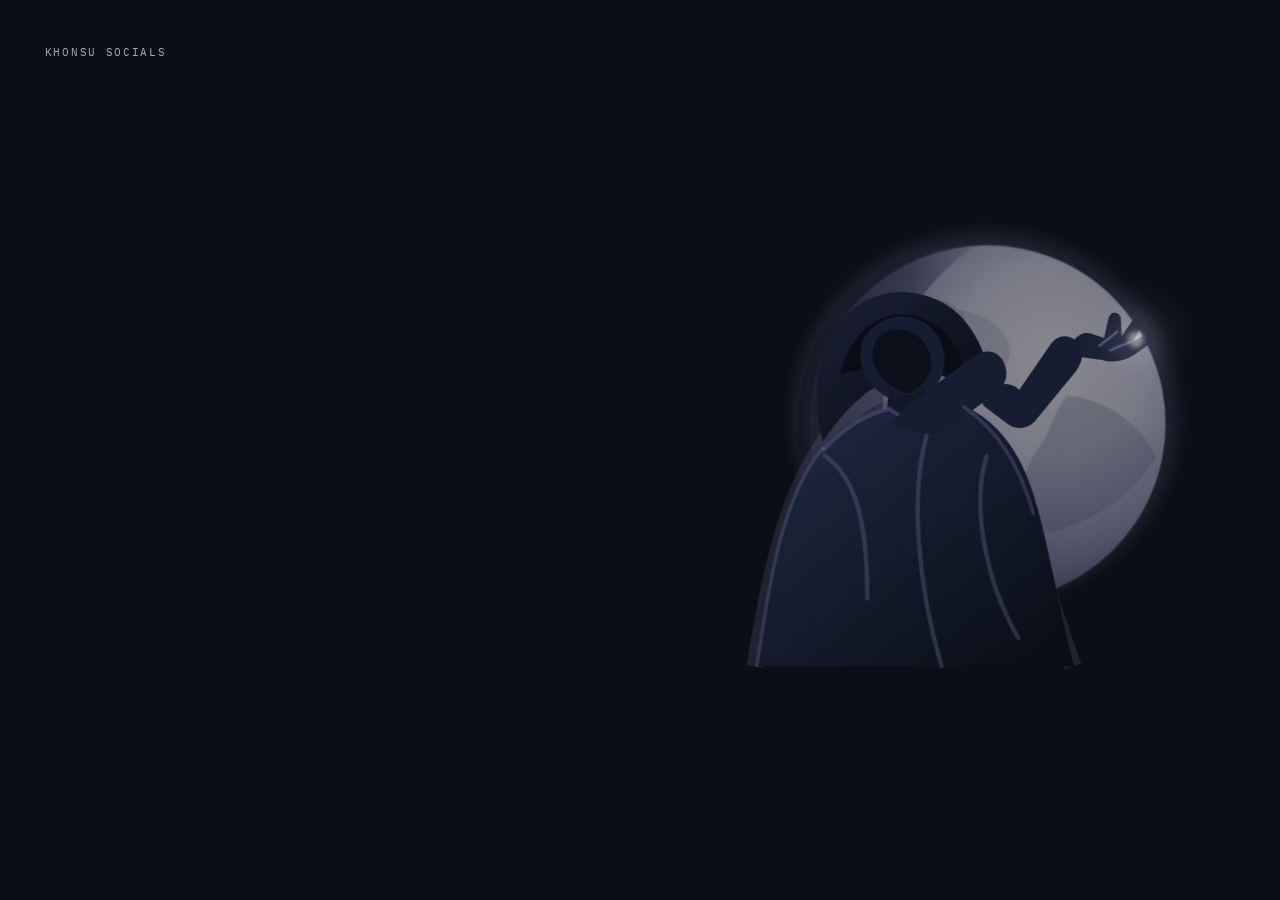
<file: index.html>
<!DOCTYPE html>
<html lang="id">
<head>
  <meta charset="utf-8">
  <meta name="viewport" content="width=device-width, initial-scale=1">
  <meta name="theme-color" content="#0b0e16">
  <meta name="description" content="Khonsu Socials sedang menjalani pemeliharaan singkat. Status order dan kontak tetap tersedia.">
  <title>Maintenance | Khonsu Socials</title>
  <link rel="preconnect" href="https://fonts.googleapis.com">
  <link rel="preconnect" href="https://fonts.gstatic.com" crossorigin>
  <link rel="stylesheet" href="./assets/css/main.css">
  <link rel="stylesheet" href="./assets/css/maintenance.css?v=4">
</head>
<body class="maintenance-page" data-scene="complete">
  <a class="maintenance-skip" href="#maintenance-main">Lewati animasi ke informasi maintenance</a>
  <main class="maintenance" id="maintenance-main">
    <p class="maintenance__brand">KHONSU SOCIALS</p>
    <section class="maintenance__scene" aria-labelledby="maintenance-title">
      <div class="maintenance__art" aria-hidden="true">
        <svg class="maintenance__svg" viewBox="0 0 1000 700" role="presentation">
          <defs>
            <radialGradient id="moon-base" cx="68%" cy="32%" r="72%"><stop offset="0" stop-color="#fffdf7"></stop><stop offset="0.38" stop-color="#d9dbe7"></stop><stop offset="0.74" stop-color="#858da9"></stop><stop offset="1" stop-color="#444d69"></stop></radialGradient>
            <linearGradient id="moon-shadow" x1="0" x2="1" y1="0" y2="0"><stop offset="0" stop-color="#0b0e16" stop-opacity="0.94"></stop><stop offset="0.64" stop-color="#172038" stop-opacity="0.7"></stop><stop offset="1" stop-color="#4e5271" stop-opacity="0.28"></stop></linearGradient>
            <linearGradient id="moon-rim" x1="0" x2="1"><stop offset="0" stop-color="#7c84a0" stop-opacity="0"></stop><stop offset="0.54" stop-color="#eef0f7" stop-opacity="0.96"></stop><stop offset="1" stop-color="#a89cd9" stop-opacity="0.45"></stop></linearGradient>
            <linearGradient id="veil-fill" x1="0" x2="1" y1="0" y2="1"><stop offset="0" stop-color="#1b2136"></stop><stop offset="0.48" stop-color="#111625"></stop><stop offset="1" stop-color="#070a11"></stop></linearGradient>
            <linearGradient id="cloak-fill" x1="0" x2="1" y1="0" y2="1"><stop offset="0" stop-color="#222a45"></stop><stop offset="0.6" stop-color="#111827"></stop><stop offset="1" stop-color="#090c15"></stop></linearGradient>
            <radialGradient id="fingertip-light" cx="50%" cy="50%" r="50%"><stop offset="0" stop-color="#fffef9"></stop><stop offset="0.25" stop-color="#eee9ff" stop-opacity="0.96"></stop><stop offset="0.6" stop-color="#a89cd9" stop-opacity="0.36"></stop><stop offset="1" stop-color="#a89cd9" stop-opacity="0"></stop></radialGradient>
            <filter id="soft-light" x="-100%" y="-100%" width="300%" height="300%"><feGaussianBlur stdDeviation="12"></feGaussianBlur></filter>
            <filter id="fine-glow" x="-100%" y="-100%" width="300%" height="300%"><feGaussianBlur stdDeviation="3"></feGaussianBlur></filter>
            <clipPath id="moon-clip"><circle cx="690" cy="320" r="210"></circle></clipPath>
          </defs>
          <g class="scene-air"><ellipse class="air-spill" cx="688" cy="312" rx="287" ry="275"></ellipse><path class="light-thread" d="M704 136 C738 182 770 226 794 279 C810 316 808 352 792 394"></path></g>
          <g class="lunar-disc">
            <circle class="moon-base" cx="690" cy="320" r="210"></circle>
            <g class="moon-surface" clip-path="url(#moon-clip)">
              <path d="M523 242c32-41 88-66 144-54 41 9 65 45 39 69-27 25-96 22-133 59-29 28-34 65-56 73-24-47-21-103 6-147Z"></path><path d="M697 123c55 6 112 38 145 84-45-14-82-1-103 28-16 23-38 33-70 22-17-36-6-105 28-134Z"></path><path d="M784 287c40 3 84 29 105 72-27 46-75 78-128 90-35-26-34-72-10-101 12-15 15-38 33-61Z"></path><path d="M608 411c39-31 95-24 125 7 20 21 19 52-12 69-53 30-124 6-154-32 5-17 21-30 41-44Z"></path><path d="M598 187c16-17 45-16 58 0 15 19-1 40-27 42-29 3-48-23-31-42Z"></path><path d="M720 211c13-12 34-9 42 7 8 17-7 33-26 31-19-2-29-25-16-38Z"></path><path d="M756 353c20-13 48-2 50 18 1 21-25 33-44 21-16-10-21-29-6-39Z"></path><path d="M640 339c15-10 36-2 39 14 3 17-17 29-32 21-14-7-19-25-7-35Z"></path><path d="M683 463c15-8 33 1 33 15 0 16-21 24-34 13-10-9-9-22 1-28Z"></path>
            </g>
            <path class="moon-terminator" d="M690 110A210 210 0 0 0 690 530C612 476 580 404 580 320C580 236 612 164 690 110Z"></path><circle class="moon-rim" cx="690" cy="320" r="210"></circle>
          </g>
          <g class="zazouim" data-zazouim>
            <path class="cloak-rim" d="M427 595C448 468 472 350 552 295C615 252 689 301 721 390C741 448 758 518 787 595"></path><path class="veil" d="M504 340C489 293 495 231 535 193C569 161 630 165 663 202C682 224 692 252 694 281C657 260 624 254 584 269C551 281 529 304 504 340Z"></path><path class="veil-shadow" d="M523 264C538 208 578 187 616 201C650 214 667 247 666 279C628 254 569 251 523 264Z"></path><path class="head" d="M548 228C559 204 586 192 611 202C634 211 646 235 640 260C633 286 609 302 585 294C558 285 540 256 548 228Z"></path><path class="face-plane" d="M572 218C592 207 616 217 624 239C631 259 619 279 600 286C580 281 562 264 560 244C559 234 564 224 572 218Z"></path><path class="neck" d="M579 279C587 289 606 292 618 280L627 319L574 322Z"></path><path class="cloak" d="M428 595C439 511 455 405 502 349C523 324 548 307 579 302C605 323 638 323 664 300C702 317 728 354 742 400C758 450 769 521 788 595H428Z"></path><path class="cloak-fold" d="M505 356C539 379 554 425 554 518M621 334C603 398 610 499 638 595M689 357C672 412 687 497 725 563"></path><path class="shoulder-light" d="M505 349C530 322 552 310 579 303C603 323 637 322 663 301"></path>
            <g class="arm arm--upper" data-arm-upper><path class="upper-arm" d="M584 317C599 300 617 286 633 275L674 244C689 234 703 238 709 252C715 266 710 279 696 288L646 325C633 334 617 333 606 328C594 323 578 324 584 317Z"></path><g class="arm arm--forearm" data-arm-forearm><path class="forearm" d="M692 286C701 273 716 272 726 282L761 231C769 219 783 218 792 228C800 238 798 251 790 261L745 316C736 327 721 328 711 319L687 301C682 297 685 291 692 286Z"></path><path class="hand" d="M782 238C786 224 796 215 807 218L822 223L827 201C829 193 838 192 841 200L842 221L853 205C858 198 866 202 864 210L855 227L870 219C877 216 882 223 876 228L858 241C847 249 833 252 820 248L790 244C784 243 781 242 782 238Z"></path><path class="fingertip-line" d="M817 232L837 216M829 237L851 228"></path></g></g>
            <path class="body-rim" d="M429 594C442 506 457 401 504 348M663 301C704 329 727 370 742 422"></path>
          </g>
          <g class="ignition"><circle class="light-core" cx="858" cy="225" r="9"></circle><circle class="light-bloom" cx="858" cy="225" r="74"></circle><path class="light-path" d="M858 225C818 205 771 173 704 136"></path></g>
        </svg>
      </div>
      <div class="maintenance__copy">
        <h1 id="maintenance-title">El Amun Family sedang maintenance web.</h1>
        <nav class="maintenance__actions" aria-label="Akses selama maintenance">
          <a class="maintenance__action" href="./pages/status.html">Cek Status Order</a>
          <a class="maintenance__action" href="https://wa.me/6281314604337" target="_blank" rel="noopener noreferrer">WhatsApp</a>
          <a class="maintenance__action maintenance__action--instagram" href="https://www.instagram.com/khonsu_elamun/" target="_blank" rel="noopener noreferrer">Instagram @khonsu_elamun</a>
        </nav>
      </div>
    </section>
    <p class="maintenance__signature">zazouim el amun</p>
  </main>
  <script src="./assets/js/maintenance.js?v=4" defer></script>
</body>
</html>
</file>
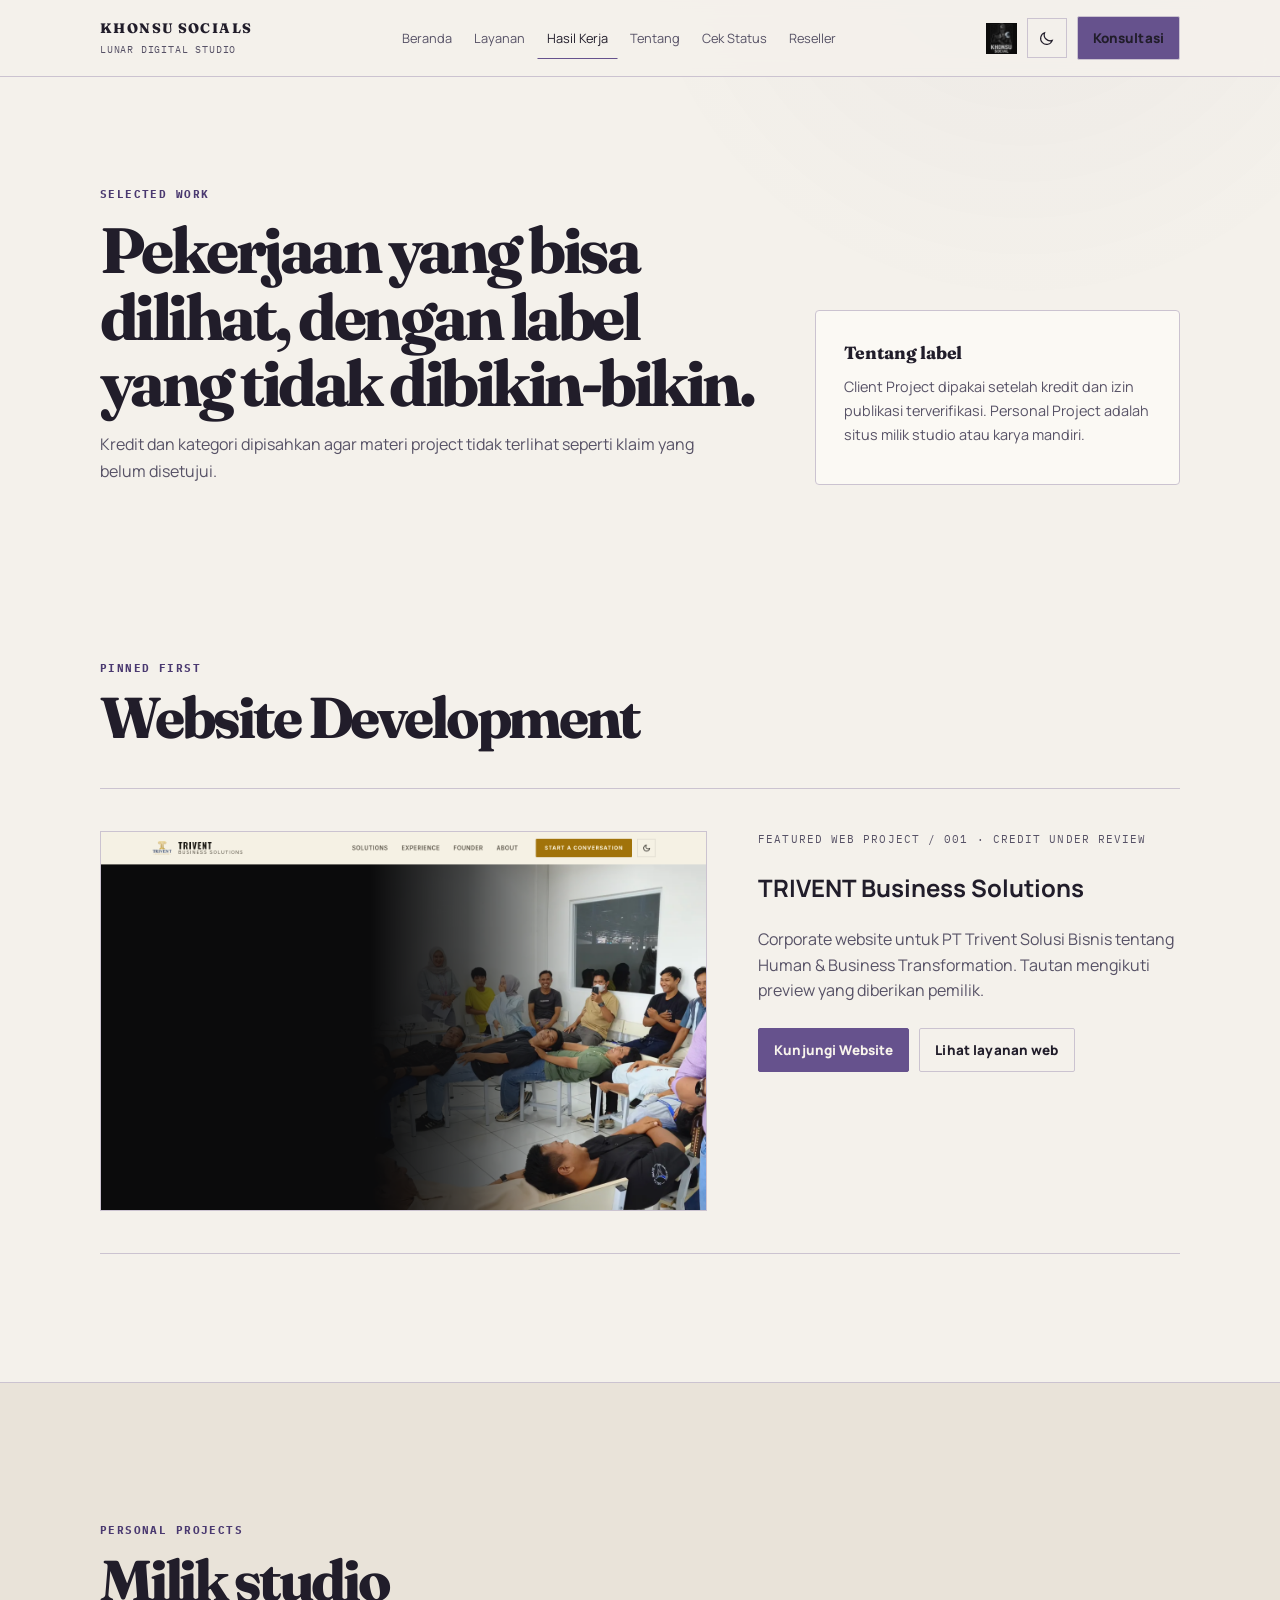
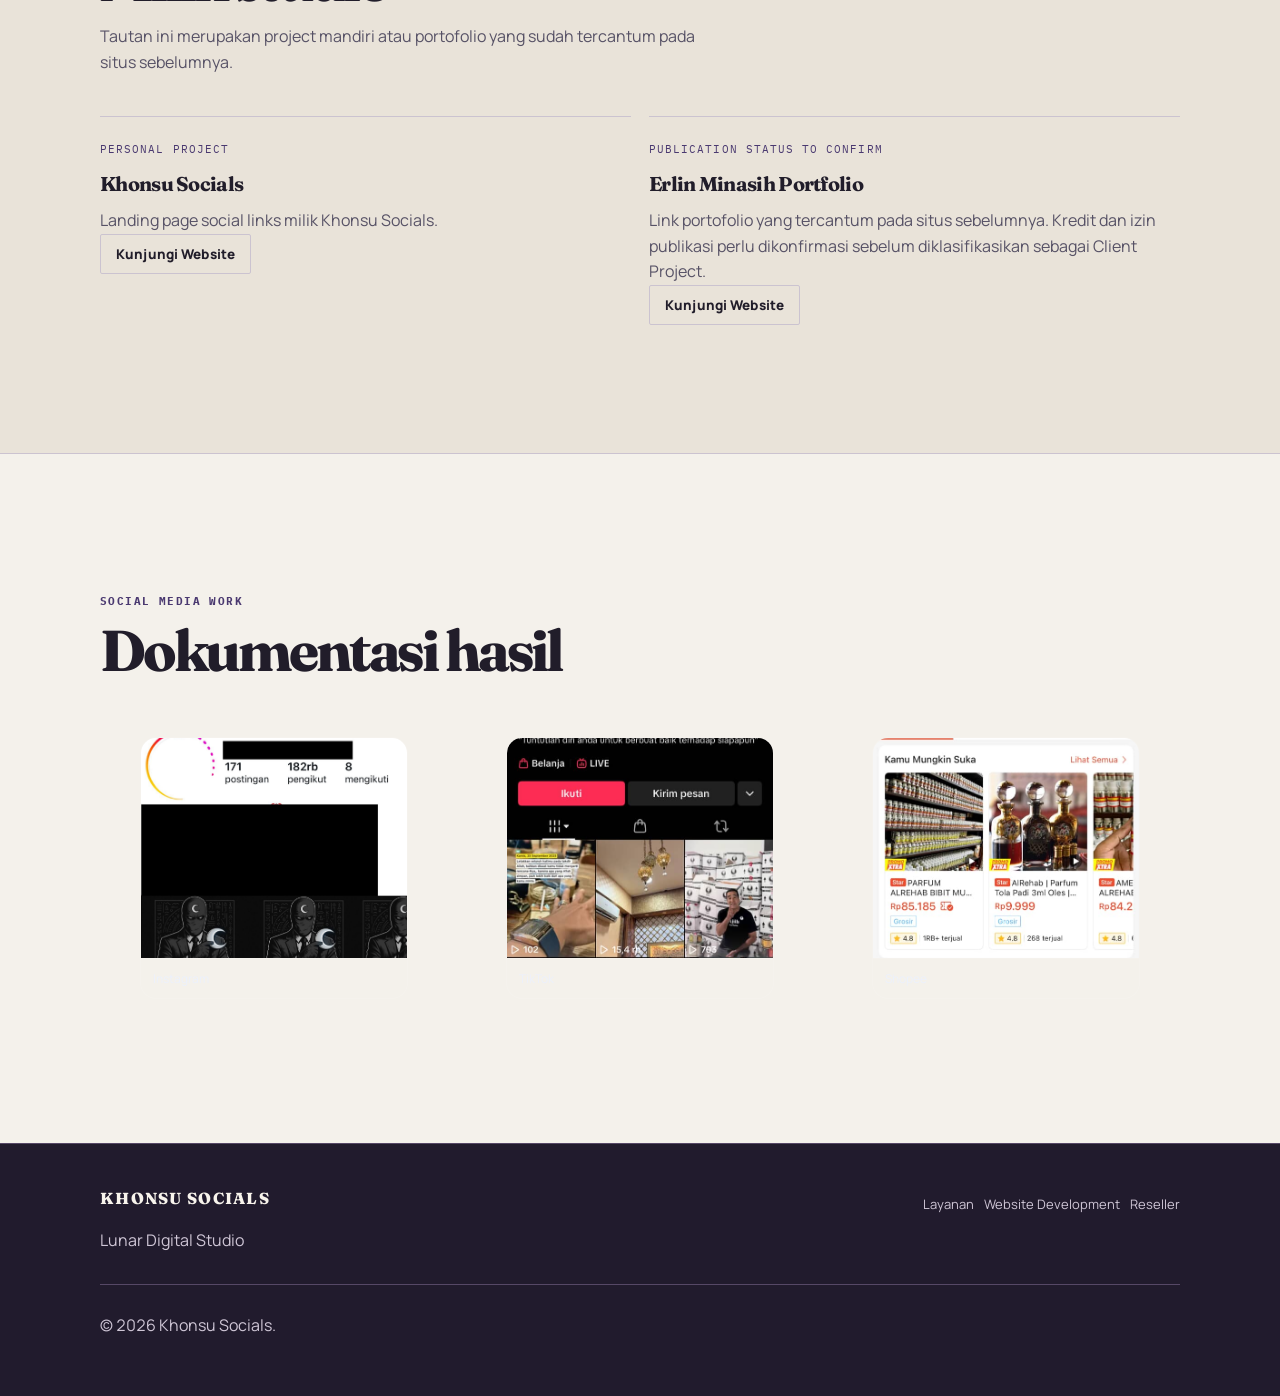
<file: pages/hasil-kerja.html>
<!DOCTYPE html>
<html lang="id">
<head>
  <meta charset="utf-8">
  <meta name="viewport" content="width=device-width, initial-scale=1">
  <script>try{var t=localStorage.getItem("lunar-theme");document.documentElement.dataset.theme=t==="light"||t==="dark"?t:matchMedia("(prefers-color-scheme: light)").matches?"light":"dark";}catch(_){document.documentElement.dataset.theme="dark";}</script>
  <meta name="description" content="Hasil kerja Khonsu Socials, dipisahkan antara project yang membutuhkan verifikasi kredit dan personal project milik studio.">
  <meta name="theme-color" content="#0b0e16">
  <title>Hasil Kerja | Khonsu Socials</title>
  <link rel="stylesheet" href="../assets/css/main.css">
  <link rel="stylesheet" href="../assets/css/lunar.css?v=5">
</head>
<body class="theme--dark">
  <a class="skip-link" href="#main">Lewati ke konten</a>
  <header class="site-header"><div class="container"><nav class="nav" aria-label="Navigasi utama"><div class="nav__left"><a class="brand" href="../index.html"><span class="brand__name">Khonsu Socials</span><span class="brand__tag">Lunar Digital Studio</span></a></div><div class="nav__center"></div><div class="nav__right"><img class="nav__logo" src="../assets/images/brand/logo.png" alt="Logo Khonsu Socials"></div></nav></div></header>
  <main id="main">
    <section class="section section--page-hero"><div class="container"><div class="page-hero"><div><p class="eyebrow">Selected work</p><h1 class="page-hero__title">Pekerjaan yang bisa dilihat, dengan label yang tidak dibikin-bikin.</h1><p class="page-hero__subtitle">Kredit dan kategori dipisahkan agar materi project tidak terlihat seperti klaim yang belum disetujui.</p></div><aside class="notice"><h2 class="notice__title">Tentang label</h2><p class="notice__text">Client Project dipakai setelah kredit dan izin publikasi terverifikasi. Personal Project adalah situs milik studio atau karya mandiri.</p></aside></div></div></section>
    <section class="section"><div class="container"><div class="section-head"><p class="eyebrow">Pinned first</p><h2 class="section-title">Website Development</h2></div><article class="featured-work"><figure class="featured-work__media"><img src="../assets/images/portfolio/trivent/trivent-desktop.png" width="1440" height="900" loading="eager" decoding="async" alt="Tampilan desktop situs TRIVENT Business Solutions"></figure><div><p class="featured-work__meta">Featured web project / 001 · Credit under review</p><h2>TRIVENT Business Solutions</h2><p>Corporate website untuk PT Trivent Solusi Bisnis tentang Human &amp; Business Transformation. Tautan mengikuti preview yang diberikan pemilik.</p><div class="featured-work__actions"><a class="btn btn--primary" href="https://trivent-web-alpha.vercel.app/" target="_blank" rel="noopener noreferrer">Kunjungi Website</a><a class="btn btn--outline" href="website-development.html">Lihat layanan web</a></div></div></article></div></section>
    <section class="section section--alt"><div class="container"><div class="section-head"><p class="eyebrow">Personal projects</p><h2 class="section-title">Milik studio</h2><p class="section-desc">Tautan ini merupakan project mandiri atau portofolio yang sudah tercantum pada situs sebelumnya.</p></div><div class="project-grid"><article class="project-card"><span class="project-card__label">Personal Project</span><h3>Khonsu Socials</h3><p>Landing page social links milik Khonsu Socials.</p><p><a class="btn btn--outline btn--sm" href="https://khonsu-socials.vercel.app/" target="_blank" rel="noopener noreferrer">Kunjungi Website</a></p></article><article class="project-card"><span class="project-card__label">Publication status to confirm</span><h3>Erlin Minasih Portfolio</h3><p>Link portofolio yang tercantum pada situs sebelumnya. Kredit dan izin publikasi perlu dikonfirmasi sebelum diklasifikasikan sebagai Client Project.</p><p><a class="btn btn--outline btn--sm" href="https://erlin-minasih-portfolio.vercel.app" target="_blank" rel="noopener noreferrer">Kunjungi Website</a></p></article></div></div></section>
    <section class="section"><div class="container"><div class="section-head"><p class="eyebrow">Social media work</p><h2 class="section-title">Dokumentasi hasil</h2></div><div class="grid grid--3"><figure class="thumb"><img src="../assets/images/portfolio/instagram/ig-01.jpg" loading="lazy" decoding="async" alt="Dokumentasi portofolio Instagram"><figcaption class="thumb__cap">Instagram</figcaption></figure><figure class="thumb"><img src="../assets/images/portfolio/tiktok/tt-01.jpg" loading="lazy" decoding="async" alt="Dokumentasi portofolio TikTok"><figcaption class="thumb__cap">TikTok</figcaption></figure><figure class="thumb"><img src="../assets/images/portfolio/shopee/sh-01.jpg" loading="lazy" decoding="async" alt="Dokumentasi portofolio Shopee"><figcaption class="thumb__cap">Shopee</figcaption></figure></div></div></section>
  </main>
  <footer class="site-footer"><div class="container"><div class="footer"><div><p class="footer__brand">Khonsu Socials</p><p class="muted">Lunar Digital Studio</p></div><div class="footer__right"><a class="footer__link" href="layanan.html">Layanan</a><a class="footer__link" href="website-development.html">Website Development</a><a class="footer__link" href="reseller.html">Reseller</a></div></div><div class="footer__bottom"><p class="muted">&copy; <span id="year"></span> Khonsu Socials.</p></div></div></footer>
  <script src="../assets/js/main.js?v=5" defer></script>
</body>
</html>
</file>
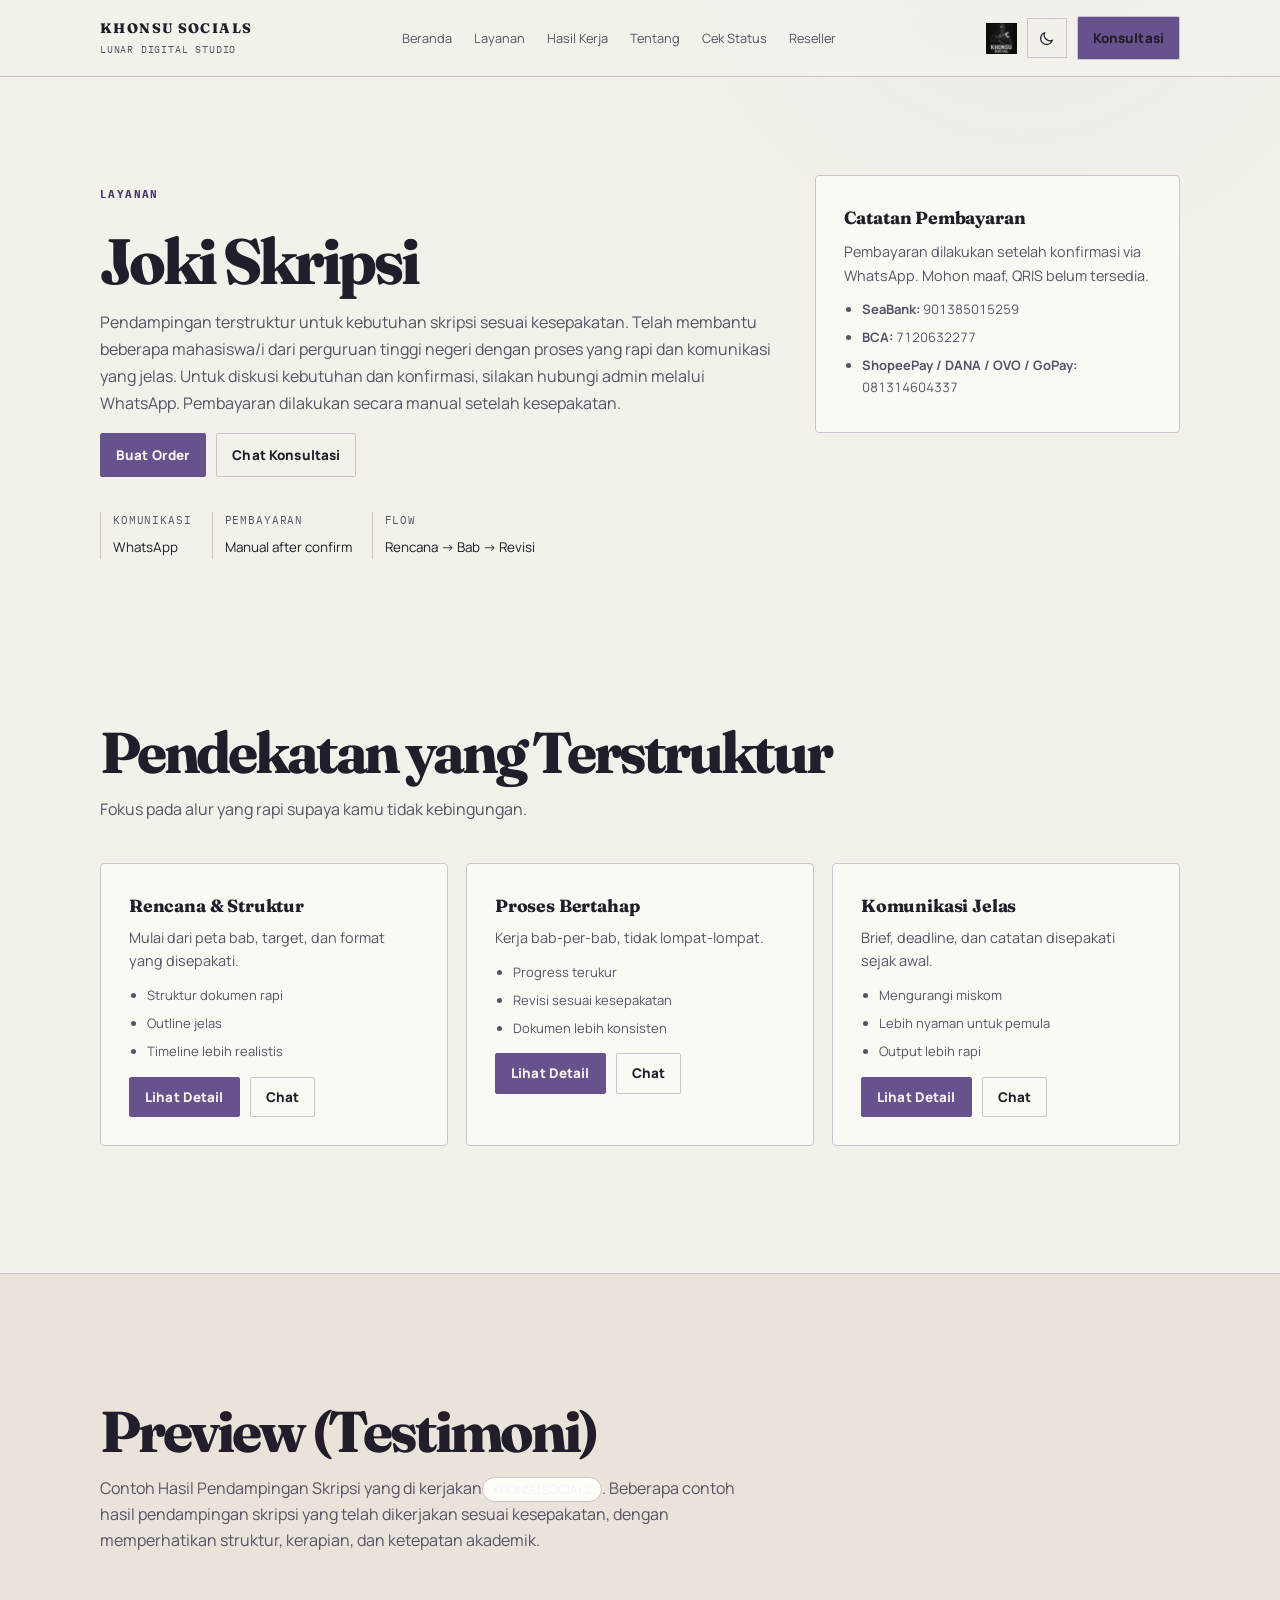
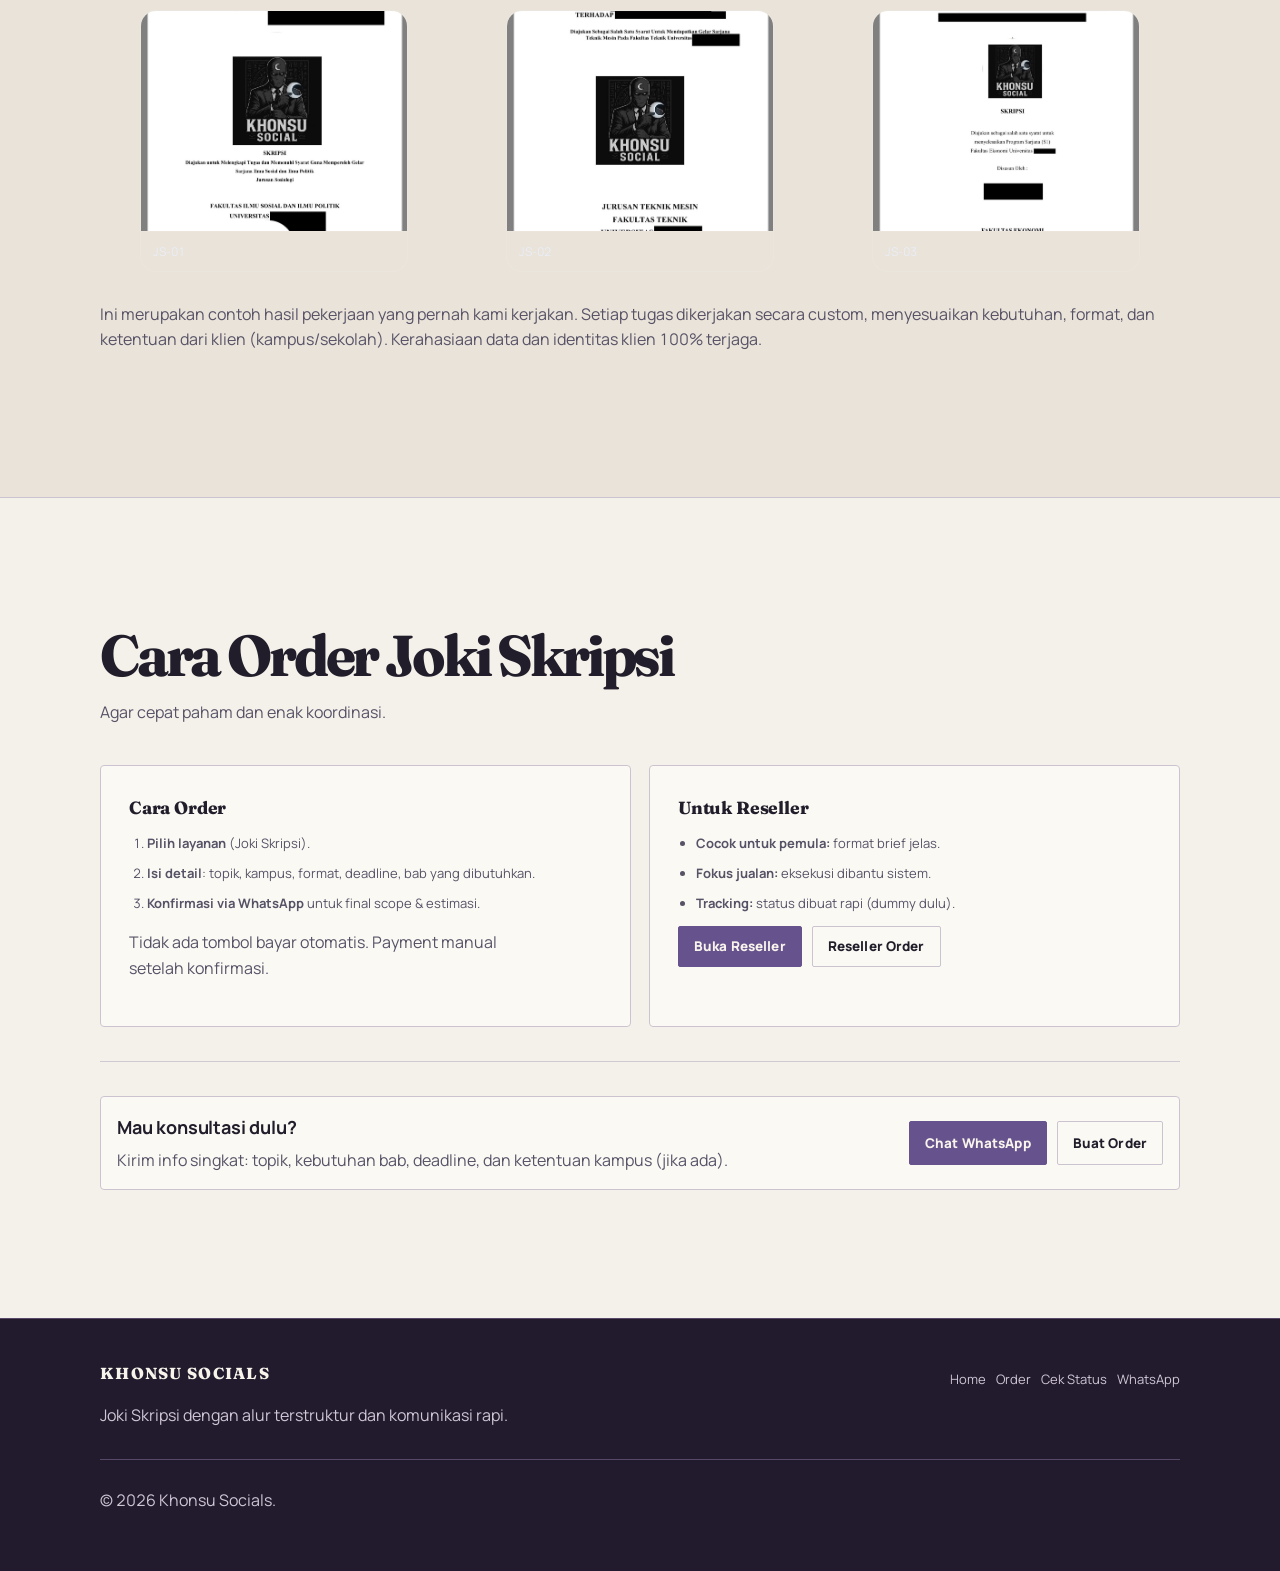
<file: pages/joki-skripsi.html>
<!doctype html>
<html lang="id">
<head>
  <meta charset="utf-8" />
  <meta name="viewport" content="width=device-width, initial-scale=1" />
  <script>try{var t=localStorage.getItem("lunar-theme");document.documentElement.dataset.theme=t==="light"||t==="dark"?t:matchMedia("(prefers-color-scheme: light)").matches?"light":"dark";}catch(_){document.documentElement.dataset.theme="dark";}</script>
  <meta name="theme-color" content="#0b0f17" />
  <meta name="description" content="Khonsu Socials — Joki Skripsi: pendampingan terstruktur, komunikasi via WhatsApp, pembayaran manual setelah konfirmasi." />

  <title>Joki Skripsi — Khonsu Socials</title>

  <!-- WAJIB: Path sesuai struktur folder -->
  <link rel="stylesheet" href="../assets/css/main.css" />
  <link rel="stylesheet" href="../assets/css/lunar.css?v=5" />
</head>

<body class="theme theme--dark">
  <a class="skip-link" href="#main">Lewati ke konten</a>

  <header class="site-header">
    <div class="container">
      <nav class="nav" aria-label="Navigasi utama">
        <div class="nav__left">
          <a class="brand" href="../index.html" aria-label="Khonsu Socials - Beranda">
            <span class="brand__name">Khonsu Socials</span>
            <span class="brand__tag">Joki Skripsi</span>
          </a>
        </div>

        <div class="nav__center">
          <a class="nav__link" href="../index.html">Home</a>
          <a class="nav__link" href="./order.html">Order</a>
          <a class="nav__link" href="./status.html">Cek Status</a>
          <a class="nav__link" href="./reseller.html">Reseller</a>
          <a class="nav__link" href="./reseller-order.html">Reseller Order</a>
          <a class="nav__link" href="./joki-tugas.html">Joki Tugas</a>
          <a class="nav__link" href="./joki-skripsi.html" aria-current="page">Joki Skripsi</a>
        </div>

        <div class="nav__right">
          <img
            class="nav__logo"
            src="../assets/images/brand/logo.png"
            alt="Logo Khonsu Socials"
            loading="eager"
            decoding="async"
          />
        </div>
      </nav>
    </div>
  </header>

  <main id="main">
    <!-- Page Hero -->
    <section class="section section--page-hero">
      <div class="container">
        <div class="page-hero">
          <div class="page-hero__content">
            <p class="badge">Layanan</p>
            <h1 class="page-hero__title">Joki Skripsi</h1>
            <p class="page-hero__subtitle">
             Pendampingan terstruktur untuk kebutuhan skripsi sesuai kesepakatan.
            Telah membantu beberapa mahasiswa/i dari perguruan tinggi negeri dengan proses yang rapi dan komunikasi yang jelas.
            Untuk diskusi kebutuhan dan konfirmasi, silakan hubungi admin melalui WhatsApp. 
            Pembayaran dilakukan secara manual setelah kesepakatan.
            </p>

            <div class="hero__cta">
              <a class="btn btn--primary" href="./order.html">Buat Order</a>
              <a
                class="btn btn--outline"
                href="https://wa.me/6281314604337?text=Halo%20Khonsu%20Socials%2C%20saya%20ingin%20konsultasi%20Joki%20Skripsi."
                target="_blank"
                rel="noopener"
              >
                Chat Konsultasi
              </a>
            </div>

            <div class="hero__meta">
              <div class="meta-card">
                <span class="meta-card__label">Komunikasi</span>
                <span class="meta-card__value">WhatsApp</span>
              </div>
              <div class="meta-card">
                <span class="meta-card__label">Pembayaran</span>
                <span class="meta-card__value">Manual after confirm</span>
              </div>
              <div class="meta-card">
                <span class="meta-card__label">Flow</span>
                <span class="meta-card__value">Rencana → Bab → Revisi</span>
              </div>
            </div>
          </div>

          <div class="page-hero__aside">
            <div class="notice">
              <h2 class="notice__title">Catatan Pembayaran</h2>
              <p class="notice__text">
                Pembayaran dilakukan setelah konfirmasi via WhatsApp. Mohon maaf, QRIS belum tersedia.
              </p>
              <ul class="notice__list">
                <li><strong>SeaBank:</strong> 901385015259</li>
                <li><strong>BCA:</strong> 7120632277</li>
                <li><strong>ShopeePay / DANA / OVO / GoPay:</strong> 081314604337</li>
              </ul>
            </div>
          </div>
        </div>
      </div>
    </section>

    <!-- Service Cards -->
    <section class="section">
      <div class="container">
        <div class="section-head">
          <h2 class="section-title">Pendekatan yang Terstruktur</h2>
          <p class="section-desc">
            Fokus pada alur yang rapi supaya kamu tidak kebingungan.
          </p>
        </div>

        <div class="grid grid--cards">
          <article class="card">
            <header class="card__head">
              <h3 class="card__title">Rencana & Struktur</h3>
              <p class="card__sub">Mulai dari peta bab, target, dan format yang disepakati.</p>
            </header>
            <ul class="card__list">
              <li>Struktur dokumen rapi</li>
              <li>Outline jelas</li>
              <li>Timeline lebih realistis</li>
            </ul>
            <footer class="card__foot">
              <a class="btn btn--primary btn--sm" href="./order.html">Lihat Detail</a>
              <a
                class="btn btn--outline btn--sm"
                href="https://wa.me/6281314604337?text=Halo%20Khonsu%20Socials%2C%20saya%20ingin%20tanya%20alur%20Joki%20Skripsi."
                target="_blank"
                rel="noopener"
              >
                Chat
              </a>
            </footer>
          </article>

          <article class="card">
            <header class="card__head">
              <h3 class="card__title">Proses Bertahap</h3>
              <p class="card__sub">Kerja bab-per-bab, tidak lompat-lompat.</p>
            </header>
            <ul class="card__list">
              <li>Progress terukur</li>
              <li>Revisi sesuai kesepakatan</li>
              <li>Dokumen lebih konsisten</li>
            </ul>
            <footer class="card__foot">
              <a class="btn btn--primary btn--sm" href="./order.html">Lihat Detail</a>
              <a
                class="btn btn--outline btn--sm"
                href="https://wa.me/6281314604337?text=Halo%20Khonsu%20Socials%2C%20saya%20mau%20konsultasi%20timeline%20skripsi."
                target="_blank"
                rel="noopener"
              >
                Chat
              </a>
            </footer>
          </article>

          <article class="card">
            <header class="card__head">
              <h3 class="card__title">Komunikasi Jelas</h3>
              <p class="card__sub">Brief, deadline, dan catatan disepakati sejak awal.</p>
            </header>
            <ul class="card__list">
              <li>Mengurangi miskom</li>
              <li>Lebih nyaman untuk pemula</li>
              <li>Output lebih rapi</li>
            </ul>
            <footer class="card__foot">
              <a class="btn btn--primary btn--sm" href="./order.html">Lihat Detail</a>
              <a
                class="btn btn--outline btn--sm"
                href="https://wa.me/6281314604337?text=Halo%20Khonsu%20Socials%2C%20saya%20ingin%20tanya%20ketentuan%20revisi%20skripsi."
                target="_blank"
                rel="noopener"
              >
                Chat
              </a>
            </footer>
          </article>
        </div>
      </div>
    </section>

    <!-- Preview Assets (static thumbnails) -->
    <section class="section section--alt">
      <div class="container">
        <div class="section-head">
          <h2 class="section-title">Preview (Testimoni)</h2>
          <p class="section-desc">
            Contoh Hasil Pendampingan Skripsi yang di kerjakan<span class="code-pill">KHONSU SOCIALS</span>.
            Beberapa contoh hasil pendampingan skripsi yang telah dikerjakan sesuai kesepakatan, 
            dengan memperhatikan struktur, kerapian, dan ketepatan akademik.
          </p>
        </div>

        <div class="grid grid--3">
          <figure class="thumb">
            <img src="../assets/joki-skripsi/js-01.jpg" alt="Joki Skripsi 01" loading="lazy" decoding="async" />
            <figcaption class="thumb__cap">JS-01</figcaption>
          </figure>

          <figure class="thumb">
            <img src="../assets/joki-skripsi/js-02.jpg" alt="Joki Skripsi 02" loading="lazy" decoding="async" />
            <figcaption class="thumb__cap">JS-02</figcaption>
          </figure>

          <figure class="thumb">
            <img src="../assets/joki-skripsi/js-03.jpg" alt="Joki Skripsi 03" loading="lazy" decoding="async" />
            <figcaption class="thumb__cap">JS-03</figcaption>
          </figure>
        </div>

        <p class="muted" style="margin-top: 14px;">
          Ini merupakan contoh hasil pekerjaan yang pernah kami kerjakan. Setiap tugas dikerjakan secara custom, menyesuaikan kebutuhan, format, dan ketentuan dari klien (kampus/sekolah).
           Kerahasiaan data dan identitas klien 100% terjaga.
        </p>
      </div>
    </section>

    <!-- Buyer Education -->
    <section class="section">
      <div class="container">
        <div class="section-head">
          <h2 class="section-title">Cara Order Joki Skripsi</h2>
          <p class="section-desc">Agar cepat paham dan enak koordinasi.</p>
        </div>

        <div class="grid grid--2">
          <article class="info-card">
            <h3 class="info-card__title">Cara Order</h3>
            <ol class="info-card__steps">
              <li><strong>Pilih layanan</strong> (Joki Skripsi).</li>
              <li><strong>Isi detail</strong>: topik, kampus, format, deadline, bab yang dibutuhkan.</li>
              <li><strong>Konfirmasi via WhatsApp</strong> untuk final scope & estimasi.</li>
            </ol>
            <p class="muted">Tidak ada tombol bayar otomatis. Payment manual setelah konfirmasi.</p>
          </article>

          <article class="info-card">
            <h3 class="info-card__title">Untuk Reseller</h3>
            <ul class="info-card__bullets">
              <li><strong>Cocok untuk pemula:</strong> format brief jelas.</li>
              <li><strong>Fokus jualan:</strong> eksekusi dibantu sistem.</li>
              <li><strong>Tracking:</strong> status dibuat rapi (dummy dulu).</li>
            </ul>
            <div class="info-card__actions">
              <a class="btn btn--primary btn--sm" href="./reseller.html">Buka Reseller</a>
              <a class="btn btn--outline btn--sm" href="./reseller-order.html">Reseller Order</a>
            </div>
          </article>
        </div>

        <div class="divider divider--xl"></div>

        <div class="callout">
          <div class="callout__content">
            <h3 class="callout__title">Mau konsultasi dulu?</h3>
            <p class="callout__text muted">
              Kirim info singkat: topik, kebutuhan bab, deadline, dan ketentuan kampus (jika ada).
            </p>
          </div>
          <div class="callout__actions">
            <a
              class="btn btn--primary"
              href="https://wa.me/6281314604337?text=Halo%20Khonsu%20Socials%2C%20saya%20ingin%20konsultasi%20Joki%20Skripsi.%0A%0A(Topik)%3A%20-%0A(Kebutuhan%20Bab)%3A%20-%0A(Deadline)%3A%20-%0A(Format%2FKetentuan%20Kampus)%3A%20-%0A(Catatan)%3A%20-"
              target="_blank"
              rel="noopener"
            >
              Chat WhatsApp
            </a>
            <a class="btn btn--ghost" href="./order.html">Buat Order</a>
          </div>
        </div>
      </div>
    </section>
  </main>

  <footer class="site-footer">
    <div class="container">
      <div class="footer">
        <div class="footer__left">
          <p class="footer__brand">Khonsu Socials</p>
          <p class="muted">Joki Skripsi dengan alur terstruktur dan komunikasi rapi.</p>
        </div>

        <div class="footer__right">
          <a class="footer__link" href="../index.html">Home</a>
          <a class="footer__link" href="./order.html">Order</a>
          <a class="footer__link" href="./status.html">Cek Status</a>
          <a
            class="footer__link"
            href="https://wa.me/6281314604337?text=Halo%20Khonsu%20Socials%2C%20saya%20ingin%20konsultasi%20Joki%20Skripsi."
            target="_blank"
            rel="noopener"
          >
            WhatsApp
          </a>
        </div>
      </div>

      <div class="footer__bottom">
        <p class="muted">
          © <span id="year">2026</span> Khonsu Socials.
        </p>
      </div>
    </div>
  </footer>

  <noscript>
    <div class="noscript">
      JavaScript dipakai untuk interaksi UI ringan di fase berikutnya. Tanpa JS, halaman tetap bisa dibaca.
    </div>
  </noscript>

  <!-- WAJIB: Path sesuai struktur folder -->
  <script src="../assets/js/main.js?v=5" defer></script>

  <!--
    Catatan roadmap:
    - Fase 1: Halaman joki-skripsi statis + layout rapi.
    - Fase 3: Modal gallery untuk gambar /assets/joki-skripsi.
  -->
</body>
</html>
</file>
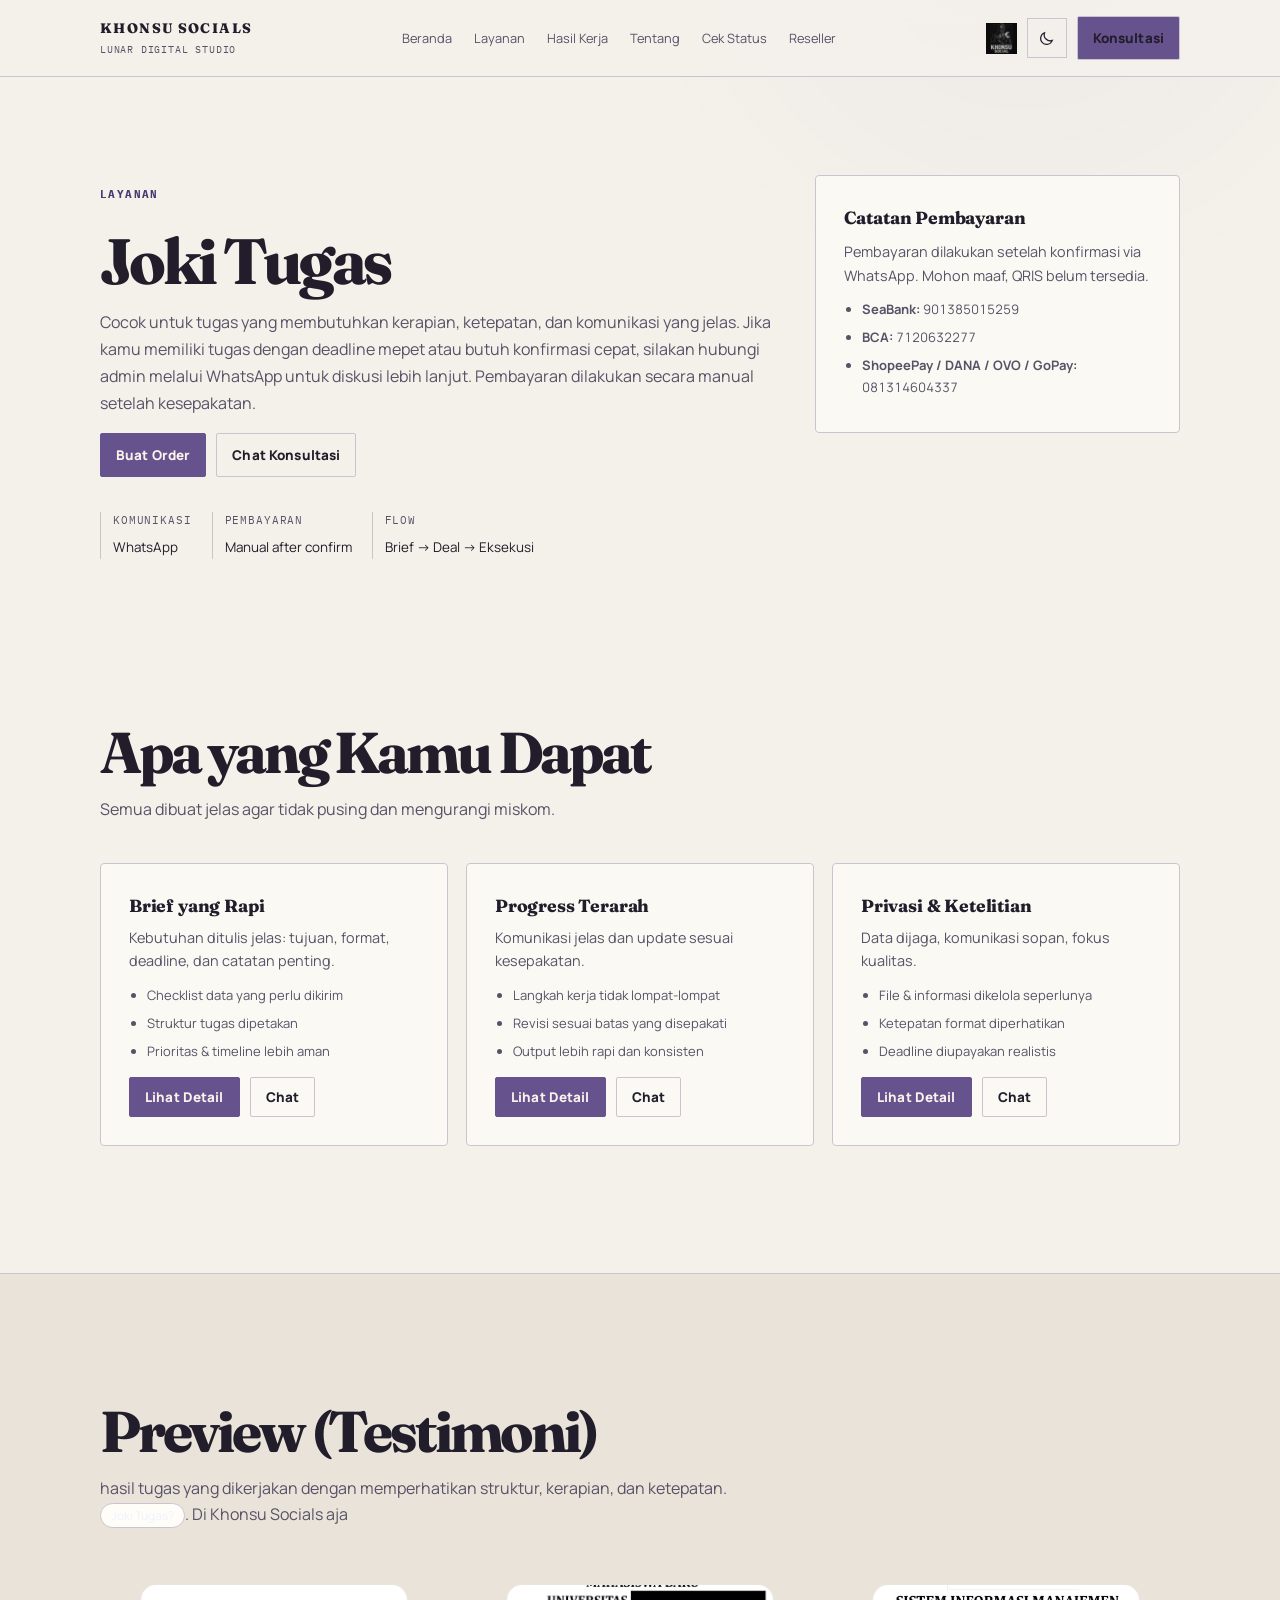
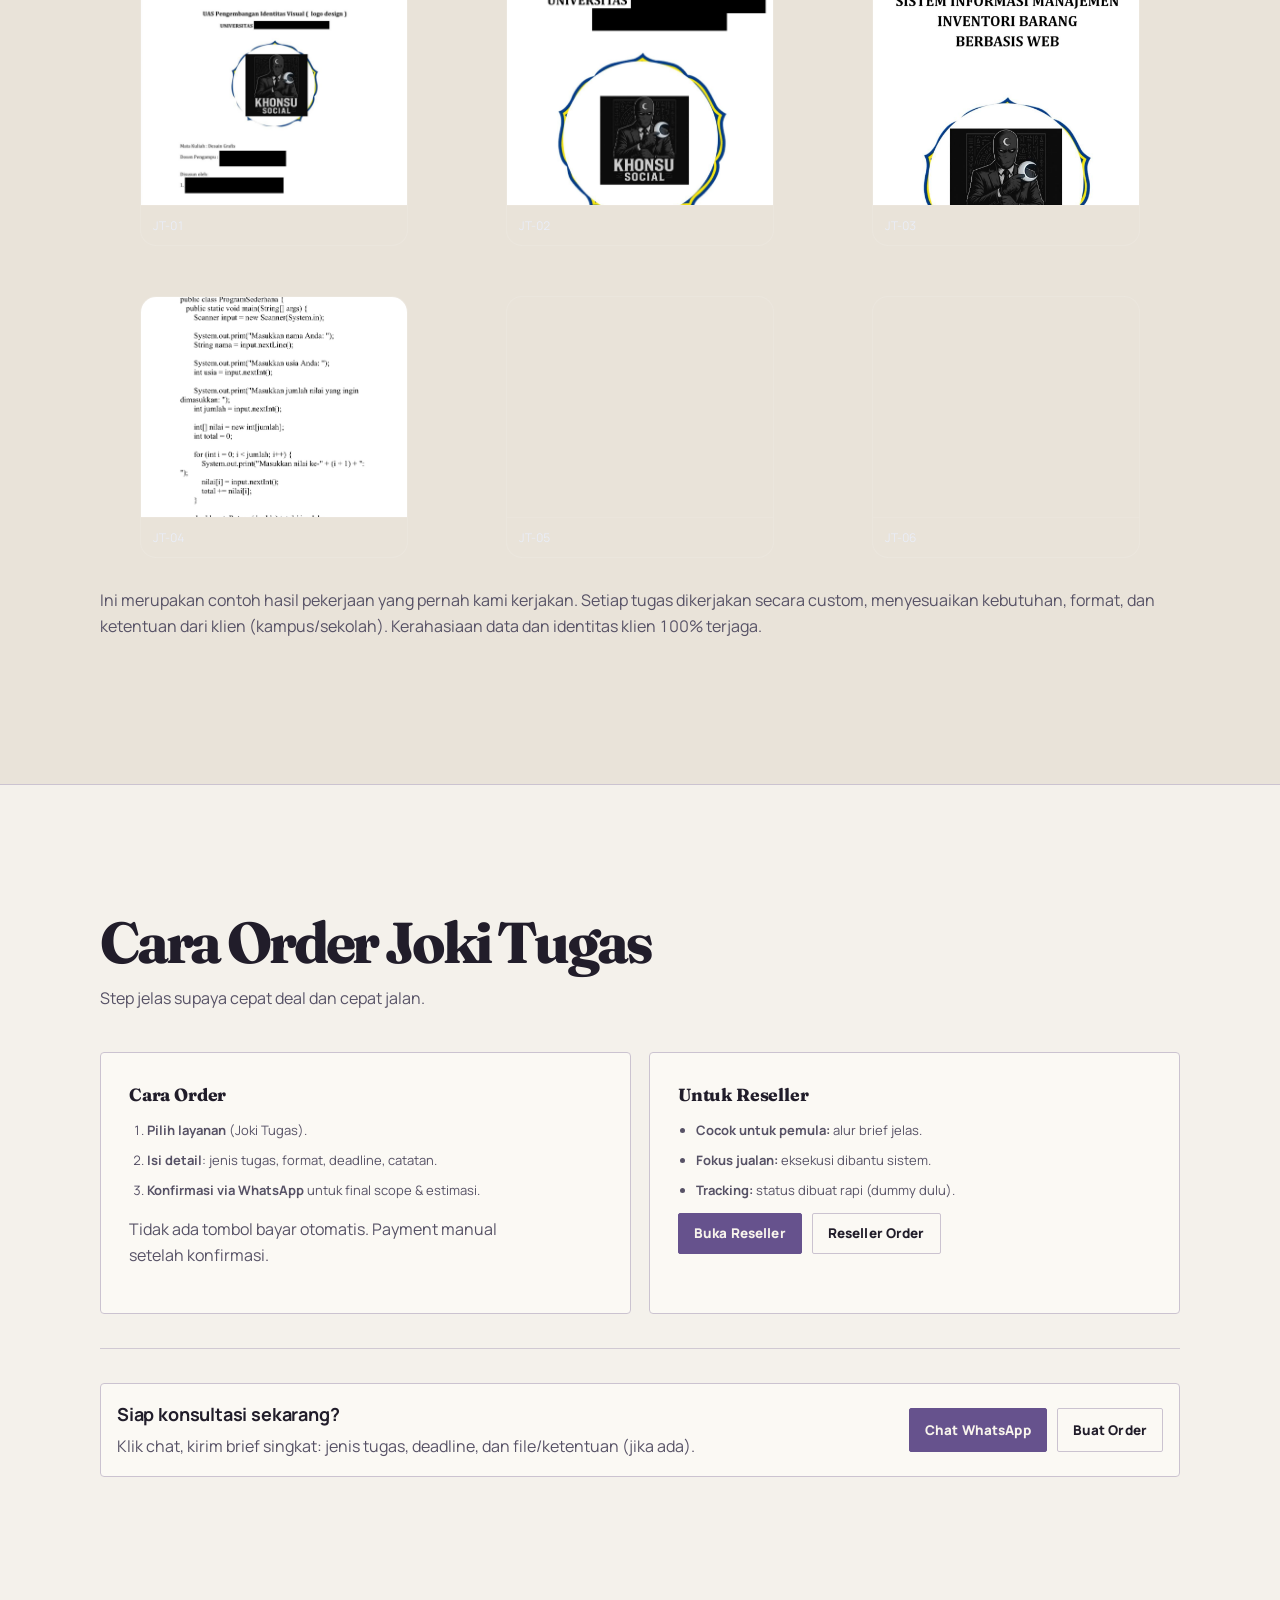
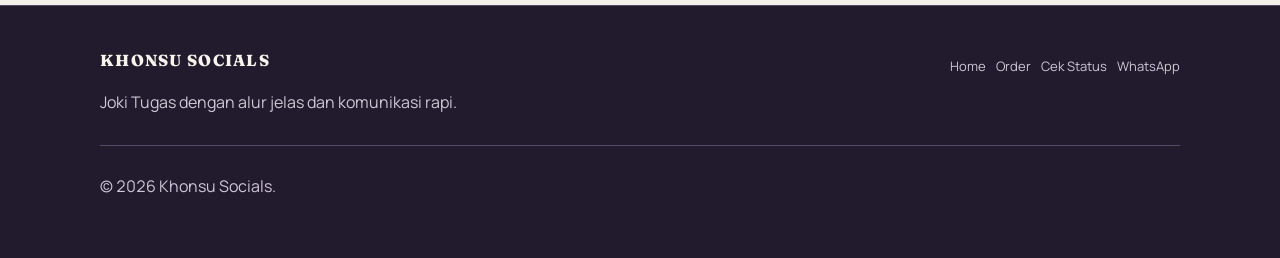
<file: pages/joki-tugas.html>
<!doctype html>
<html lang="id">
<head>
  <meta charset="utf-8" />
  <meta name="viewport" content="width=device-width, initial-scale=1" />
  <script>try{var t=localStorage.getItem("lunar-theme");document.documentElement.dataset.theme=t==="light"||t==="dark"?t:matchMedia("(prefers-color-scheme: light)").matches?"light":"dark";}catch(_){document.documentElement.dataset.theme="dark";}</script>
  <meta name="theme-color" content="#0b0f17" />
  <meta name="description" content="Khonsu Socials — Joki Tugas: layanan pendampingan tugas dengan alur jelas, komunikasi via WhatsApp, pembayaran manual setelah konfirmasi." />

  <title>Joki Tugas — Khonsu Socials</title>

  <!-- WAJIB: Path sesuai struktur folder -->
  <link rel="stylesheet" href="../assets/css/main.css" />
  <link rel="stylesheet" href="../assets/css/lunar.css?v=5" />
</head>

<body class="theme theme--dark">
  <a class="skip-link" href="#main">Lewati ke konten</a>

  <header class="site-header">
    <div class="container">
      <nav class="nav" aria-label="Navigasi utama">
        <div class="nav__left">
          <a class="brand" href="../index.html" aria-label="Khonsu Socials - Beranda">
            <span class="brand__name">Khonsu Socials</span>
            <span class="brand__tag">Joki Tugas</span>
          </a>
        </div>

        <div class="nav__center">
          <a class="nav__link" href="../index.html">Home</a>
          <a class="nav__link" href="./order.html">Order</a>
          <a class="nav__link" href="./status.html">Cek Status</a>
          <a class="nav__link" href="./reseller.html">Reseller</a>
          <a class="nav__link" href="./reseller-order.html">Reseller Order</a>
          <a class="nav__link" href="./joki-tugas.html" aria-current="page">Joki Tugas</a>
          <a class="nav__link" href="./joki-skripsi.html">Joki Skripsi</a>
        </div>

        <div class="nav__right">
          <img
            class="nav__logo"
            src="../assets/images/brand/logo.png"
            alt="Logo Khonsu Socials"
            loading="eager"
            decoding="async"
          />
        </div>
      </nav>
    </div>
  </header>

  <main id="main">
    <!-- Page Hero -->
    <section class="section section--page-hero">
      <div class="container">
        <div class="page-hero">
          <div class="page-hero__content">
            <p class="badge">Layanan</p>
            <h1 class="page-hero__title">Joki Tugas</h1>
            <p class="page-hero__subtitle">
              Cocok untuk tugas yang membutuhkan kerapian, ketepatan, dan komunikasi yang jelas.
             Jika kamu memiliki tugas dengan deadline mepet atau butuh konfirmasi cepat, silakan hubungi admin melalui WhatsApp untuk diskusi lebih lanjut.
            Pembayaran dilakukan secara manual setelah kesepakatan.
            </p>

            <div class="hero__cta">
              <a class="btn btn--primary" href="./order.html">Buat Order</a>
              <a
                class="btn btn--outline"
                href="https://wa.me/6281314604337?text=Halo%20Khonsu%20Socials%2C%20saya%20ingin%20konsultasi%20Joki%20Tugas."
                target="_blank"
                rel="noopener"
              >
                Chat Konsultasi
              </a>
            </div>

            <div class="hero__meta">
              <div class="meta-card">
                <span class="meta-card__label">Komunikasi</span>
                <span class="meta-card__value">WhatsApp</span>
              </div>
              <div class="meta-card">
                <span class="meta-card__label">Pembayaran</span>
                <span class="meta-card__value">Manual after confirm</span>
              </div>
              <div class="meta-card">
                <span class="meta-card__label">Flow</span>
                <span class="meta-card__value">Brief → Deal → Eksekusi</span>
              </div>
            </div>
          </div>

          <div class="page-hero__aside">
            <div class="notice">
              <h2 class="notice__title">Catatan Pembayaran</h2>
              <p class="notice__text">
                Pembayaran dilakukan setelah konfirmasi via WhatsApp. Mohon maaf, QRIS belum tersedia.
              </p>
              <ul class="notice__list">
                <li><strong>SeaBank:</strong> 901385015259</li>
                <li><strong>BCA:</strong> 7120632277</li>
                <li><strong>ShopeePay / DANA / OVO / GoPay:</strong> 081314604337</li>
              </ul>
            </div>
          </div>
        </div>
      </div>
    </section>

    <!-- Service Cards -->
    <section class="section">
      <div class="container">
        <div class="section-head">
          <h2 class="section-title">Apa yang Kamu Dapat</h2>
          <p class="section-desc">
            Semua dibuat jelas agar tidak pusing dan mengurangi miskom.
          </p>
        </div>

        <div class="grid grid--cards">
          <article class="card">
            <header class="card__head">
              <h3 class="card__title">Brief yang Rapi</h3>
              <p class="card__sub">Kebutuhan ditulis jelas: tujuan, format, deadline, dan catatan penting.</p>
            </header>
            <ul class="card__list">
              <li>Checklist data yang perlu dikirim</li>
              <li>Struktur tugas dipetakan</li>
              <li>Prioritas & timeline lebih aman</li>
            </ul>
            <footer class="card__foot">
              <a class="btn btn--primary btn--sm" href="./order.html">Lihat Detail</a>
              <a
                class="btn btn--outline btn--sm"
                href="https://wa.me/6281314604337?text=Halo%20Khonsu%20Socials%2C%20saya%20ingin%20tanya%20format%20brief%20Joki%20Tugas."
                target="_blank"
                rel="noopener"
              >
                Chat
              </a>
            </footer>
          </article>

          <article class="card">
            <header class="card__head">
              <h3 class="card__title">Progress Terarah</h3>
              <p class="card__sub">Komunikasi jelas dan update sesuai kesepakatan.</p>
            </header>
            <ul class="card__list">
              <li>Langkah kerja tidak lompat-lompat</li>
              <li>Revisi sesuai batas yang disepakati</li>
              <li>Output lebih rapi dan konsisten</li>
            </ul>
            <footer class="card__foot">
              <a class="btn btn--primary btn--sm" href="./order.html">Lihat Detail</a>
              <a
                class="btn btn--outline btn--sm"
                href="https://wa.me/6281314604337?text=Halo%20Khonsu%20Socials%2C%20saya%20mau%20konsultasi%20timeline%20Joki%20Tugas."
                target="_blank"
                rel="noopener"
              >
                Chat
              </a>
            </footer>
          </article>

          <article class="card">
            <header class="card__head">
              <h3 class="card__title">Privasi & Ketelitian</h3>
              <p class="card__sub">Data dijaga, komunikasi sopan, fokus kualitas.</p>
            </header>
            <ul class="card__list">
              <li>File & informasi dikelola seperlunya</li>
              <li>Ketepatan format diperhatikan</li>
              <li>Deadline diupayakan realistis</li>
            </ul>
            <footer class="card__foot">
              <a class="btn btn--primary btn--sm" href="./order.html">Lihat Detail</a>
              <a
                class="btn btn--outline btn--sm"
                href="https://wa.me/6281314604337?text=Halo%20Khonsu%20Socials%2C%20saya%20ingin%20tanya%20ketentuan%20privasi%20untuk%20Joki%20Tugas."
                target="_blank"
                rel="noopener"
              >
                Chat
              </a>
            </footer>
          </article>
        </div>
      </div>
    </section>

    <!-- Preview Assets (static thumbnails) -->
    <section class="section section--alt">
      <div class="container">
        <div class="section-head">
          <h2 class="section-title">Preview (Testimoni)</h2>
          <p class="section-desc">
            hasil tugas yang dikerjakan dengan memperhatikan struktur, kerapian, dan ketepatan. <span class="code-pill">Joki Tugas?</span>.
            <span class="muted">Di Khonsu Socials aja</span>
          </p>
        </div>

        <div class="grid grid--3">
          <figure class="thumb">
            <img src="../assets/joki-tugas/jt-01.jpg" alt="Joki Tugas 01" loading="lazy" decoding="async" />
            <figcaption class="thumb__cap">JT-01</figcaption>
          </figure>

          <figure class="thumb">
            <img src="../assets/joki-tugas/jt-02.jpg" alt="Joki Tugas 02" loading="lazy" decoding="async" />
            <figcaption class="thumb__cap">JT-02</figcaption>
          </figure>

          <figure class="thumb">
            <img src="../assets/joki-tugas/jt-03.jpg" alt="Joki Tugas 03" loading="lazy" decoding="async" />
            <figcaption class="thumb__cap">JT-03</figcaption>
          </figure>

          <figure class="thumb">
            <img src="../assets/joki-tugas/jt-04.jpg" alt="Joki Tugas 04" loading="lazy" decoding="async" />
            <figcaption class="thumb__cap">JT-04</figcaption>
          </figure>

          <figure class="thumb">
            <img src="../assets/joki-tugas/jt-05.jpg" alt="Joki Tugas 05" loading="lazy" decoding="async" />
            <figcaption class="thumb__cap">JT-05</figcaption>
          </figure>

          <figure class="thumb">
            <img src="../assets/joki-tugas/jt-06.jpg" alt="Joki Tugas 06" loading="lazy" decoding="async" />
            <figcaption class="thumb__cap">JT-06</figcaption>
          </figure>
        </div>

        <p class="muted" style="margin-top: 14px;">
          Ini merupakan contoh hasil pekerjaan yang pernah kami kerjakan. Setiap tugas dikerjakan secara custom, menyesuaikan kebutuhan, format, dan ketentuan dari klien (kampus/sekolah).
           Kerahasiaan data dan identitas klien 100% terjaga.
        </p>
      </div>
    </section>

    <!-- Buyer Education -->
    <section class="section">
      <div class="container">
        <div class="section-head">
          <h2 class="section-title">Cara Order Joki Tugas</h2>
          <p class="section-desc">Step jelas supaya cepat deal dan cepat jalan.</p>
        </div>

        <div class="grid grid--2">
          <article class="info-card">
            <h3 class="info-card__title">Cara Order</h3>
            <ol class="info-card__steps">
              <li><strong>Pilih layanan</strong> (Joki Tugas).</li>
              <li><strong>Isi detail</strong>: jenis tugas, format, deadline, catatan.</li>
              <li><strong>Konfirmasi via WhatsApp</strong> untuk final scope & estimasi.</li>
            </ol>
            <p class="muted">Tidak ada tombol bayar otomatis. Payment manual setelah konfirmasi.</p>
          </article>

          <article class="info-card">
            <h3 class="info-card__title">Untuk Reseller</h3>
            <ul class="info-card__bullets">
              <li><strong>Cocok untuk pemula:</strong> alur brief jelas.</li>
              <li><strong>Fokus jualan:</strong> eksekusi dibantu sistem.</li>
              <li><strong>Tracking:</strong> status dibuat rapi (dummy dulu).</li>
            </ul>
            <div class="info-card__actions">
              <a class="btn btn--primary btn--sm" href="./reseller.html">Buka Reseller</a>
              <a class="btn btn--outline btn--sm" href="./reseller-order.html">Reseller Order</a>
            </div>
          </article>
        </div>

        <div class="divider divider--xl"></div>

        <div class="callout">
          <div class="callout__content">
            <h3 class="callout__title">Siap konsultasi sekarang?</h3>
            <p class="callout__text muted">
              Klik chat, kirim brief singkat: jenis tugas, deadline, dan file/ketentuan (jika ada).
            </p>
          </div>
          <div class="callout__actions">
            <a
              class="btn btn--primary"
              href="https://wa.me/6281314604337?text=Halo%20Khonsu%20Socials%2C%20saya%20ingin%20konsultasi%20Joki%20Tugas.%0A%0A(Jenis%20Tugas)%3A%20-%0A(Deadline)%3A%20-%0A(Format%2FKetentuan)%3A%20-%0A(Catatan)%3A%20-"
              target="_blank"
              rel="noopener"
            >
              Chat WhatsApp
            </a>
            <a class="btn btn--ghost" href="./order.html">Buat Order</a>
          </div>
        </div>
      </div>
    </section>
  </main>

  <footer class="site-footer">
    <div class="container">
      <div class="footer">
        <div class="footer__left">
          <p class="footer__brand">Khonsu Socials</p>
          <p class="muted">Joki Tugas dengan alur jelas dan komunikasi rapi.</p>
        </div>

        <div class="footer__right">
          <a class="footer__link" href="../index.html">Home</a>
          <a class="footer__link" href="./order.html">Order</a>
          <a class="footer__link" href="./status.html">Cek Status</a>
          <a
            class="footer__link"
            href="https://wa.me/6281314604337?text=Halo%20Khonsu%20Socials%2C%20saya%20ingin%20konsultasi%20Joki%20Tugas."
            target="_blank"
            rel="noopener"
          >
            WhatsApp
          </a>
        </div>
      </div>

      <div class="footer__bottom">
        <p class="muted">
          © <span id="year">2026</span> Khonsu Socials.
        </p>
      </div>
    </div>
  </footer>

  <noscript>
    <div class="noscript">
      JavaScript dipakai untuk interaksi UI ringan di fase berikutnya. Tanpa JS, halaman tetap bisa dibaca.
    </div>
  </noscript>

  <!-- WAJIB: Path sesuai struktur folder -->
  <script src="../assets/js/main.js?v=5" defer></script>

  <!--
    Catatan roadmap:
    - Fase 1: Halaman joki-tugas statis + layout rapi.
    - Fase 3: Modal gallery untuk gambar /assets/joki-tugas.
  -->
</body>
</html>
</file>
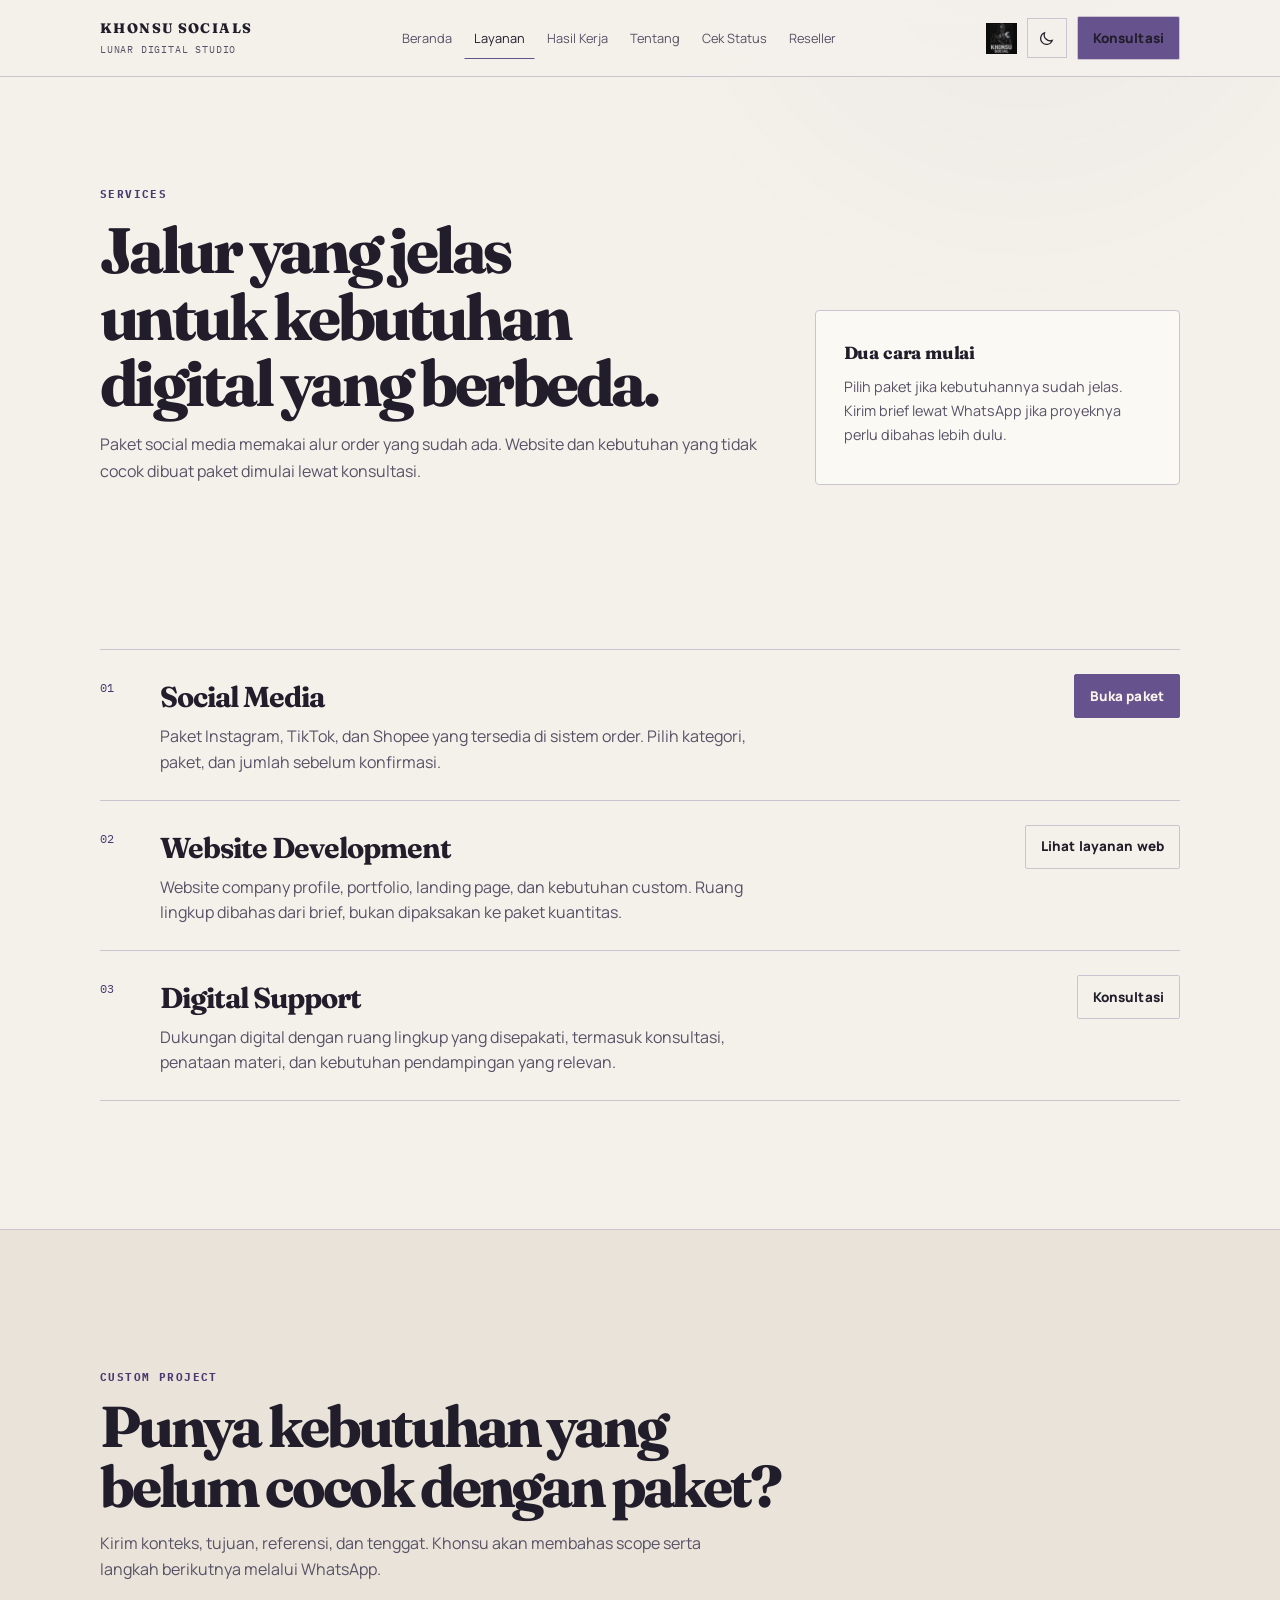
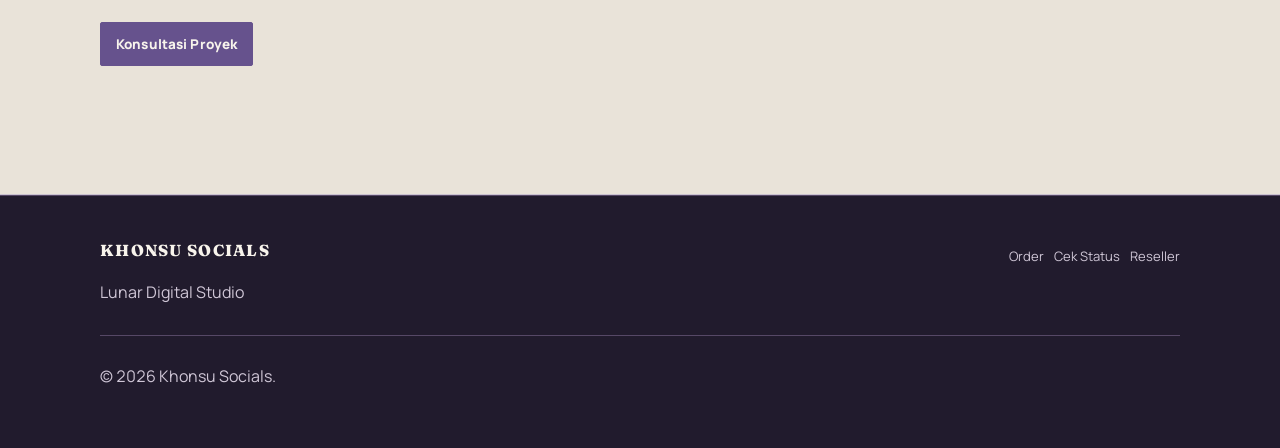
<file: pages/layanan.html>
<!DOCTYPE html>
<html lang="id">
<head>
  <meta charset="utf-8">
  <meta name="viewport" content="width=device-width, initial-scale=1">
  <script>try{var t=localStorage.getItem("lunar-theme");document.documentElement.dataset.theme=t==="light"||t==="dark"?t:matchMedia("(prefers-color-scheme: light)").matches?"light":"dark";}catch(_){document.documentElement.dataset.theme="dark";}</script>
  <meta name="description" content="Layanan Khonsu Socials: paket social media siap order, pengembangan website berbasis konsultasi, dan dukungan digital dengan ruang lingkup yang jelas.">
  <meta name="theme-color" content="#0b0e16">
  <title>Layanan | Khonsu Socials</title>
  <link rel="stylesheet" href="../assets/css/main.css">
  <link rel="stylesheet" href="../assets/css/lunar.css?v=5">
</head>
<body class="theme--dark">
  <a class="skip-link" href="#main">Lewati ke konten</a>
  <header class="site-header"><div class="container"><nav class="nav" aria-label="Navigasi utama"><div class="nav__left"><a class="brand" href="../index.html"><span class="brand__name">Khonsu Socials</span><span class="brand__tag">Lunar Digital Studio</span></a></div><div class="nav__center"></div><div class="nav__right"><img class="nav__logo" src="../assets/images/brand/logo.png" alt="Logo Khonsu Socials"></div></nav></div></header>
  <main id="main">
    <section class="section section--page-hero"><div class="container"><div class="page-hero"><div><p class="eyebrow">Services</p><h1 class="page-hero__title">Jalur yang jelas untuk kebutuhan digital yang berbeda.</h1><p class="page-hero__subtitle">Paket social media memakai alur order yang sudah ada. Website dan kebutuhan yang tidak cocok dibuat paket dimulai lewat konsultasi.</p></div><aside class="notice"><h2 class="notice__title">Dua cara mulai</h2><p class="notice__text">Pilih paket jika kebutuhannya sudah jelas. Kirim brief lewat WhatsApp jika proyeknya perlu dibahas lebih dulu.</p></aside></div></div></section>
    <section class="section"><div class="container"><div class="service-index">
      <article class="service-index__item"><span class="service-index__number">01</span><div><h3>Social Media</h3><p>Paket Instagram, TikTok, dan Shopee yang tersedia di sistem order. Pilih kategori, paket, dan jumlah sebelum konfirmasi.</p></div><a class="btn btn--primary" href="order.html">Buka paket</a></article>
      <article class="service-index__item"><span class="service-index__number">02</span><div><h3>Website Development</h3><p>Website company profile, portfolio, landing page, dan kebutuhan custom. Ruang lingkup dibahas dari brief, bukan dipaksakan ke paket kuantitas.</p></div><a class="btn btn--outline" href="website-development.html">Lihat layanan web</a></article>
      <article class="service-index__item"><span class="service-index__number">03</span><div><h3>Digital Support</h3><p>Dukungan digital dengan ruang lingkup yang disepakati, termasuk konsultasi, penataan materi, dan kebutuhan pendampingan yang relevan.</p></div><a class="btn btn--outline" href="https://wa.me/6281314604337?text=Halo%20Khonsu%20Socials%2C%20saya%20ingin%20konsultasi%20digital%20support." target="_blank" rel="noopener noreferrer">Konsultasi</a></article>
    </div></div></section>
    <section class="section section--alt"><div class="container"><div class="section-head"><p class="eyebrow">Custom project</p><h2 class="section-title">Punya kebutuhan yang belum cocok dengan paket?</h2><p class="section-desc">Kirim konteks, tujuan, referensi, dan tenggat. Khonsu akan membahas scope serta langkah berikutnya melalui WhatsApp.</p></div><a class="btn btn--primary" href="https://wa.me/6281314604337?text=Halo%20Khonsu%20Socials%2C%20saya%20ingin%20konsultasi%20proyek%20custom.%0A%0AJenis%20proyek%3A%0ATujuan%3A%0AReferensi%3A%0ATenggat%3A" target="_blank" rel="noopener noreferrer">Konsultasi Proyek</a></div></section>
  </main>
  <footer class="site-footer"><div class="container"><div class="footer"><div><p class="footer__brand">Khonsu Socials</p><p class="muted">Lunar Digital Studio</p></div><div class="footer__right"><a class="footer__link" href="order.html">Order</a><a class="footer__link" href="status.html">Cek Status</a><a class="footer__link" href="reseller.html">Reseller</a></div></div><div class="footer__bottom"><p class="muted">&copy; <span id="year"></span> Khonsu Socials.</p></div></div></footer>
  <script src="../assets/js/main.js?v=5" defer></script>
</body>
</html>
</file>
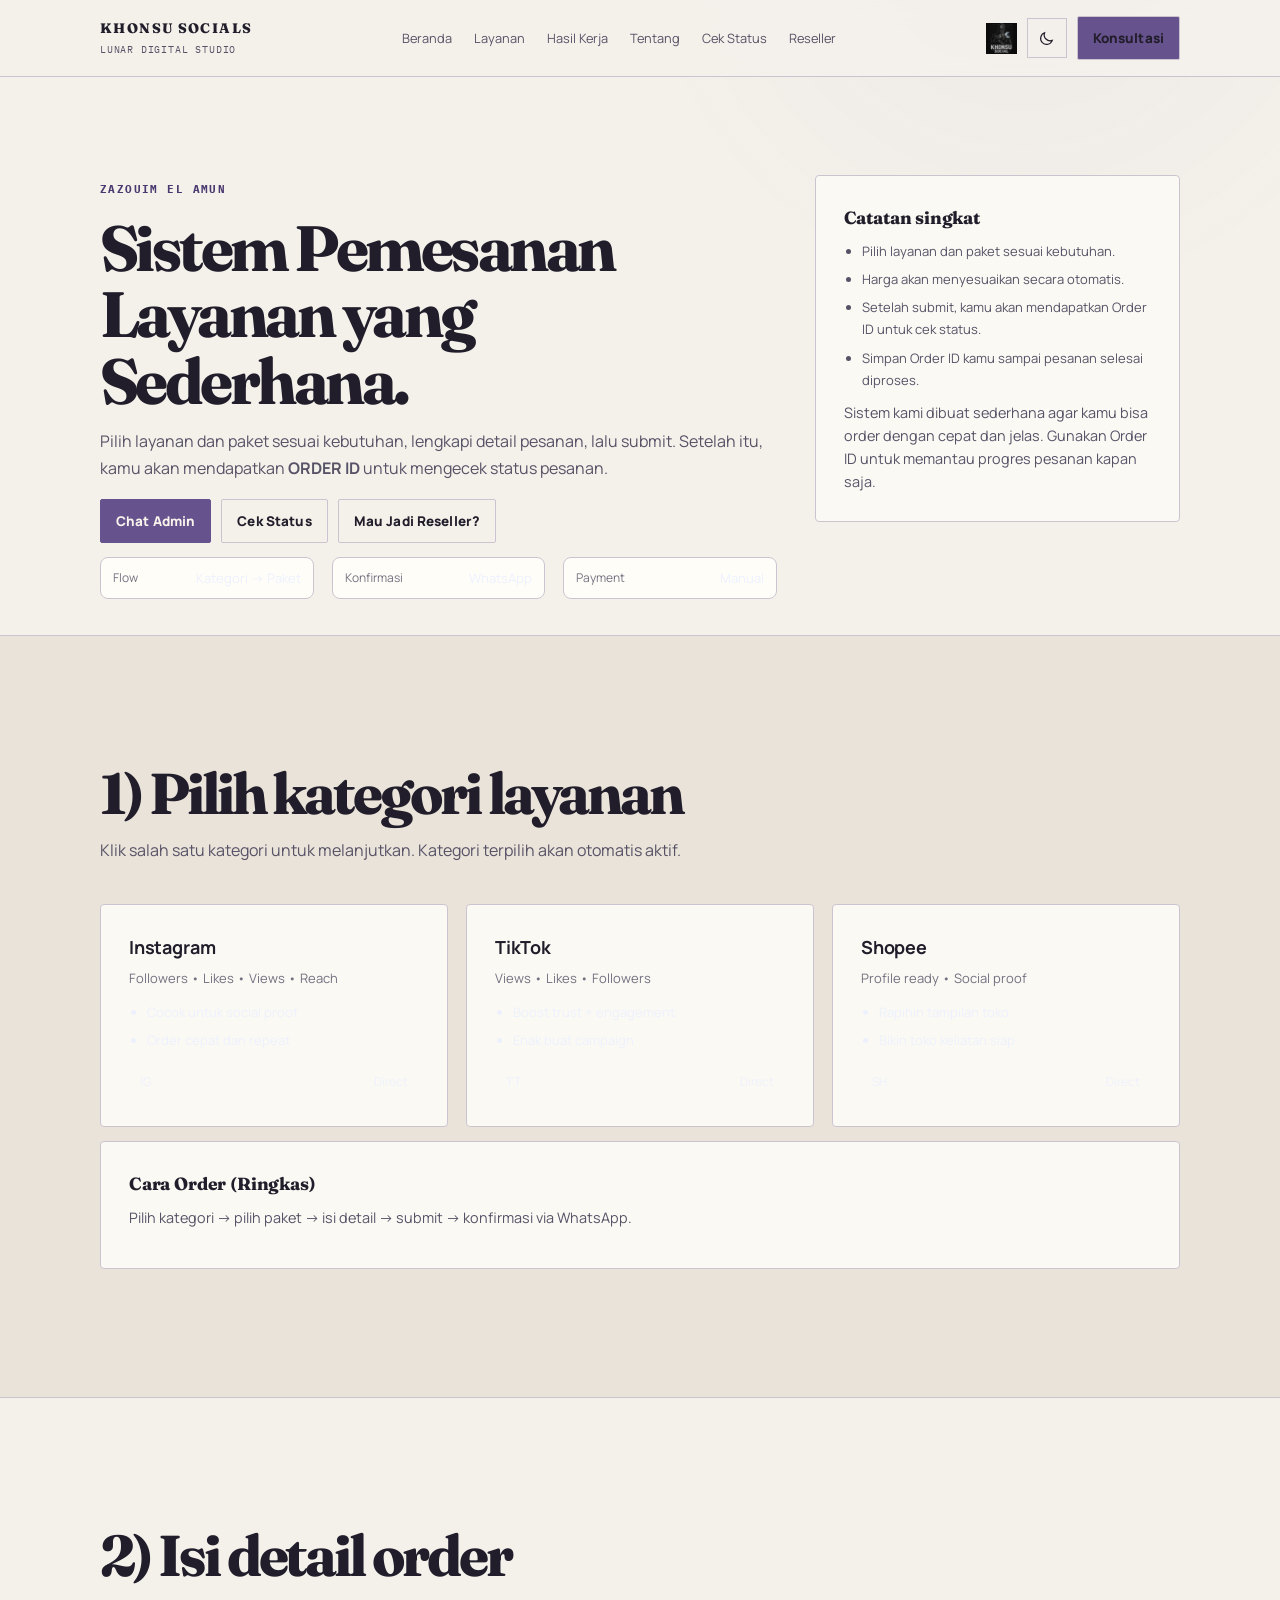
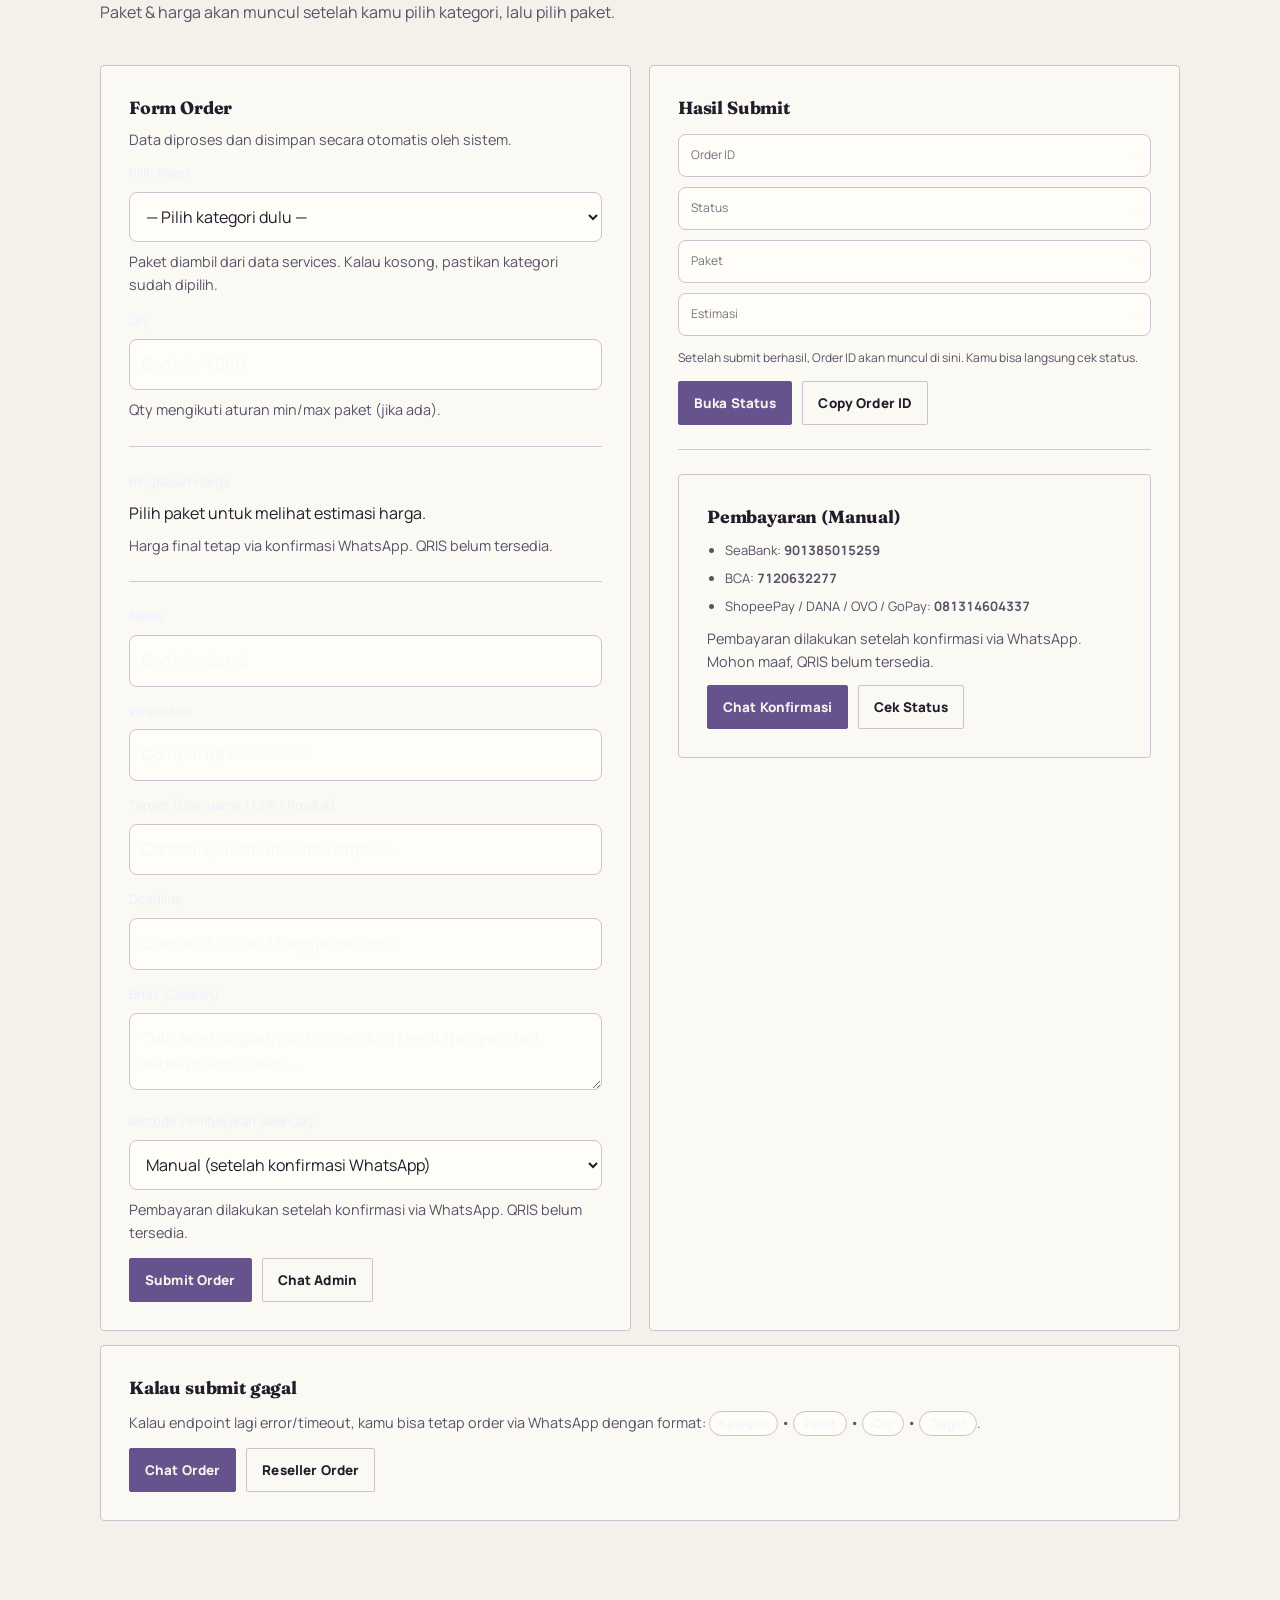
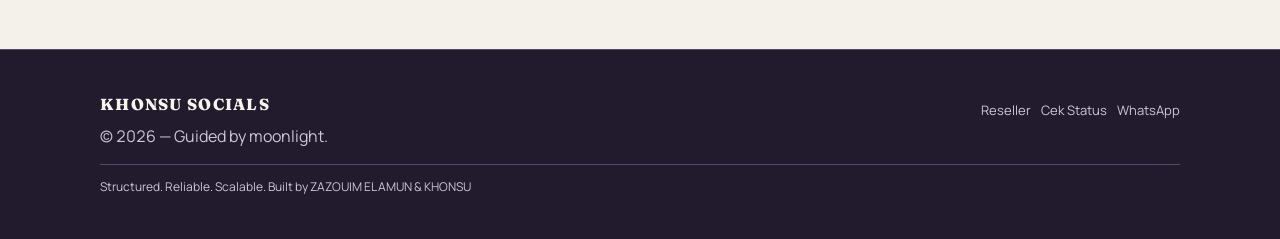
<file: pages/order.html>
<!doctype html>
<html lang="id">
<head>
  <meta charset="utf-8" />
  <meta name="viewport" content="width=device-width,initial-scale=1" />
  <script>try{var t=localStorage.getItem("lunar-theme");document.documentElement.dataset.theme=t==="light"||t==="dark"?t:matchMedia("(prefers-color-scheme: light)").matches?"light":"dark";}catch(_){document.documentElement.dataset.theme="dark";}</script>
  <meta name="color-scheme" content="dark light" />
  <title>Order — Khonsu Socials</title>

  <!-- API (WAJIB biar JS bisa baca endpoint tanpa localStorage) -->
  <meta name="khonsu-api" content="https://script.google.com/macros/s/AKfycbx7pUHlngyCkkYhP6FtbqeBexy0-dlE8jlyaiPBPCVFUFIGpEZdxR267Ohy3EPPVyf_/exec">


  <!-- CSS (WAJIB path benar dari /pages) -->
  <link rel="stylesheet" href="../assets/css/main.css" />
  <link rel="stylesheet" href="../assets/css/lunar.css?v=5" />
</head>

<body class="theme--dark">
  <a class="skip-link" href="#main">Skip ke konten</a>

  <noscript>
    <div class="noscript">
      Halaman ini butuh JavaScript untuk membuat order dan mengirim ke Apps Script.
      Aktifkan JavaScript lalu refresh.
    </div>
  </noscript>

  <!-- Header -->
  <header class="site-header">
    <div class="container">
      <nav class="nav" aria-label="Navigasi utama">
        <div class="nav__left">
          <div class="brand">
            <span class="brand__name">Khonsu Socials</span>
            <span class="brand__tag">Order • Sistem rapi</span>
          </div>
        </div>

        <div class="nav__center">
          <a class="nav__link" href="../index.html">Home</a>
          <a class="nav__link" href="order.html" aria-current="page">Order</a>
          <a class="nav__link" href="status.html">Cek Status</a>
          <a class="nav__link" href="reseller.html">Reseller</a>
          <a class="nav__link" href="reseller-order.html">Reseller Order</a>
          <a class="nav__link" href="joki-tugas.html">Joki Tugas</a>
          <a class="nav__link" href="joki-skripsi.html">Joki Skripsi</a>
        </div>

        <div class="nav__right">
          <img class="nav__logo" src="../assets/images/brand/logo.png" alt="Logo Khonsu Socials" />
        </div>
      </nav>
    </div>
  </header>

  <main id="main">
    <!-- Hero -->
    <section class="section section--page-hero">
      <div class="container">
        <div class="page-hero">
          <div class="page-hero__content">
            <span class="badge">ZAZOUIM EL AMUN</span>
            <h1 class="page-hero__title">Sistem Pemesanan Layanan yang Sederhana.</h1>
            <p class="page-hero__subtitle">
              Pilih layanan dan paket sesuai kebutuhan, lengkapi detail pesanan, lalu submit.
              Setelah itu, kamu akan mendapatkan <strong>ORDER ID</strong> untuk mengecek status pesanan.
            </p>

            <div class="hero__cta">
              <a class="btn btn--primary" href="https://wa.me/6281314604337" target="_blank" rel="noopener">Chat Admin</a>
              <a class="btn btn--outline" href="status.html">Cek Status</a>
              <a class="btn btn--ghost" href="reseller.html">Mau Jadi Reseller?</a>
            </div>

            <div class="grid grid--3" style="margin-top:14px;">
              <div class="summary-row">
                <span class="summary-row__k">Flow</span>
                <span class="summary-row__v">Kategori → Paket</span>
              </div>
              <div class="summary-row">
                <span class="summary-row__k">Konfirmasi</span>
                <span class="summary-row__v">WhatsApp</span>
              </div>
              <div class="summary-row">
                <span class="summary-row__k">Payment</span>
                <span class="summary-row__v">Manual</span>
              </div>
            </div>
          </div>

          <div class="page-hero__side">
            <div class="notice ks-moon-angle">
              <h2 class="notice__title">Catatan singkat</h2>
              <ul class="notice__list">
                <li>Pilih layanan dan paket sesuai kebutuhan.</li>
                <li>Harga akan menyesuaikan secara otomatis.</li>
                <li>Setelah submit, kamu akan mendapatkan Order ID untuk cek status.</li>
                <li>Simpan Order ID kamu sampai pesanan selesai diproses.</li>
              </ul>
              <p class="hint" style="margin-top:10px;">
                Sistem kami dibuat sederhana agar kamu bisa order dengan cepat dan jelas.
                Gunakan Order ID untuk memantau progres pesanan kapan saja.
              </p>
            </div>
          </div>
        </div>
      </div>
    </section>

    <!-- Pilih kategori layanan -->
    <section class="section section--alt">
      <div class="container">
        <div class="section-head">
          <h2 class="section-title">1) Pilih kategori layanan</h2>
          <p class="section-desc">Klik salah satu kategori untuk melanjutkan.
          Kategori terpilih akan otomatis aktif.</p>
        </div>

        <div class="grid grid--3" id="orderCategoryGrid">
          <article class="select-card" role="button" tabindex="0" data-service-category="instagram" aria-label="Pilih Instagram">
            <h3 class="select-card__title">Instagram</h3>
            <p class="select-card__sub">Followers • Likes • Views • Reach</p>
            <ul class="select-card__list">
              <li>Cocok untuk social proof</li>
              <li>Order cepat dan repeat</li>
            </ul>
            <div class="select-card__foot">
              <span class="pill">IG</span>
              <span class="pill pill--ghost">Direct</span>
            </div>
          </article>

          <article class="select-card" role="button" tabindex="0" data-service-category="tiktok" aria-label="Pilih TikTok">
            <h3 class="select-card__title">TikTok</h3>
            <p class="select-card__sub">Views • Likes • Followers</p>
            <ul class="select-card__list">
              <li>Boost trust + engagement</li>
              <li>Enak buat campaign</li>
            </ul>
            <div class="select-card__foot">
              <span class="pill">TT</span>
              <span class="pill pill--ghost">Direct</span>
            </div>
          </article>

          <article class="select-card" role="button" tabindex="0" data-service-category="shopee" aria-label="Pilih Shopee">
            <h3 class="select-card__title">Shopee</h3>
            <p class="select-card__sub">Profile ready • Social proof</p>
            <ul class="select-card__list">
              <li>Rapihin tampilan toko</li>
              <li>Bikin toko keliatan siap</li>
            </ul>
            <div class="select-card__foot">
              <span class="pill">SH</span>
              <span class="pill pill--ghost">Direct</span>
            </div>
          </article>
        </div>

        <div class="notice" style="margin-top:14px;">
          <h3 class="notice__title">Cara Order (Ringkas)</h3>
          <p class="notice__text">
            Pilih kategori → pilih paket → isi detail → submit → konfirmasi via WhatsApp.
          </p>
        </div>
      </div>
    </section>

    <!-- Form order -->
    <section class="section">
      <div class="container">
        <div class="section-head">
          <h2 class="section-title">2) Isi detail order</h2>
          <p class="section-desc">
            Paket & harga akan muncul setelah kamu pilih kategori, lalu pilih paket.
          </p>
        </div>

        <div class="grid grid--2">
          <!-- Form -->
          <div class="card">
            <div class="card__head">
              <h3 class="card__title">Form Order</h3>
              <p class="card__sub">
                Data diproses dan disimpan secara otomatis oleh sistem.
              </p>
            </div>

            <div class="form" id="orderForm" data-form="direct">
              <!-- Paket + Qty + Hint Harga -->
              <div class="ks-package-wrap" id="orderPackageWrap">
                <div class="field">
                  <label class="label" for="orderPackage">Pilih Paket</label>
                  <select class="input" id="orderPackage" aria-label="Pilih paket">
                    <option value="">— Pilih kategori dulu —</option>
                  </select>
                  <p class="hint" id="orderPackageHint">
                    Paket diambil dari data services. Kalau kosong, pastikan kategori sudah dipilih.
                  </p>
                </div>

                <div class="field">
                  <label class="label" for="orderQty">Qty</label>
                  <input class="input" id="orderQty" type="number" inputmode="numeric" min="1" placeholder="Contoh: 1000" />
                  <p class="hint">Qty mengikuti aturan min/max paket (jika ada).</p>
                </div>

                <div class="divider"></div>

                <div class="field" style="grid-column: 1 / -1;">
                  <label class="label">Ringkasan Harga</label>
                  <div id="orderPriceHint">
                    <p style="margin:0; line-height:1.8;">
                      Pilih paket untuk melihat estimasi harga.
                    </p>
                    <p class="hint" style="margin:6px 0 0;">
                      Harga final tetap via konfirmasi WhatsApp. QRIS belum tersedia.
                    </p>
                  </div>
                </div>
              </div>

              <div class="divider"></div>

              <!-- Identitas customer -->
              <div class="field">
                <label class="label" for="orderCustomerName">Nama</label>
                <input class="input" id="orderCustomerName" type="text" placeholder="Contoh: Jamal" />
              </div>

              <div class="field">
                <label class="label" for="orderCustomerWa">WhatsApp</label>
                <input class="input" id="orderCustomerWa" type="tel" placeholder="Contoh: 08xxxxxxxxxx" />
              </div>

              <div class="field">
                <label class="label" for="orderTargetLink">Target (Username / Link / Produk)</label>
                <input class="input" id="orderTargetLink" type="text" placeholder="Contoh: @username atau https://..." />
              </div>

              <div class="field">
                <label class="label" for="orderDeadline">Deadline</label>
                <input class="input" id="orderDeadline" type="text" placeholder="Contoh: 1-2 hari / tanggal tertentu" />
              </div>

              <div class="field">
                <label class="label" for="orderBrief">Brief (Catatan)</label>
                <textarea class="textarea" id="orderBrief" placeholder="Tulis brief singkat, contoh: no drop / refill / jangan start sebelum konfirmasi..."></textarea>
              </div>

              <div class="field">
                <label class="label" for="orderPayMethod">Metode Pembayaran (Manual)</label>
                <select class="input" id="orderPayMethod">
                  <option value="MANUAL">Manual (setelah konfirmasi WhatsApp)</option>
                  <option value="SEABANK">SeaBank</option>
                  <option value="BCA">BCA</option>
                  <option value="EWALLET">ShopeePay / DANA / OVO / GoPay</option>
                </select>
                <p class="hint">Pembayaran dilakukan setelah konfirmasi via WhatsApp. QRIS belum tersedia.</p>
              </div>

              <!-- Submit -->
              <div class="form__actions">
                <button class="btn btn--primary" id="btnOrderSubmit" type="button">Submit Order</button>
                <a class="btn btn--outline" href="https://wa.me/6281314604337" target="_blank" rel="noopener">Chat Admin</a>
              </div>

              <p class="hint" id="orderFormMsg" style="margin-top:10px; display:none;"></p>

              <!-- Hidden fields (untuk JS) -->
              <input type="hidden" id="orderServiceCategory" value="" />
              <input type="hidden" id="orderServiceCode" value="" />
              <input type="hidden" id="orderServiceName" value="" />
            </div>
          </div>

          <!-- Result / Summary -->
          <div class="summary-card" id="orderResultCard">
            <h3 class="summary-card__title">Hasil Submit</h3>

            <div class="summary-card__rows">
              <div class="summary-row">
                <span class="summary-row__k">Order ID</span>
                <span class="summary-row__v" id="orderResultOrderId">-</span>
              </div>
              <div class="summary-row">
                <span class="summary-row__k">Status</span>
                <span class="summary-row__v" id="orderResultStatus">-</span>
              </div>
              <div class="summary-row">
                <span class="summary-row__k">Paket</span>
                <span class="summary-row__v" id="orderResultPackage">-</span>
              </div>
              <div class="summary-row">
                <span class="summary-row__k">Estimasi</span>
                <span class="summary-row__v" id="orderResultAmount">-</span>
              </div>
            </div>

            <p class="summary-card__note muted" id="orderResultNote">
              Setelah submit berhasil, Order ID akan muncul di sini. Kamu bisa langsung cek status.
            </p>

            <div class="summary-card__actions">
              <a class="btn btn--primary" id="btnGoStatusDirect" href="status.html">Buka Status</a>
              <a class="btn btn--outline" id="btnCopyOrderIdDirect" href="#" role="button">Copy Order ID</a>
            </div>

            <div class="divider"></div>

            <div class="notice">
              <h3 class="notice__title">Pembayaran (Manual)</h3>
              <ul class="notice__list">
                <li>SeaBank: <strong>901385015259</strong></li>
                <li>BCA: <strong>7120632277</strong></li>
                <li>ShopeePay / DANA / OVO / GoPay: <strong>081314604337</strong></li>
              </ul>
              <p class="hint" style="margin-top:10px;">
                Pembayaran dilakukan setelah konfirmasi via WhatsApp. Mohon maaf, QRIS belum tersedia.
              </p>
              <div class="notice__actions">
                <a class="btn btn--primary" href="https://wa.me/6281314604337" target="_blank" rel="noopener">Chat Konfirmasi</a>
                <a class="btn btn--outline" href="status.html">Cek Status</a>
              </div>
            </div>
          </div>
        </div>

        <!-- Safety fallback -->
        <div class="notice" style="margin-top:14px;">
          <h3 class="notice__title">Kalau submit gagal</h3>
          <p class="notice__text">
            Kalau endpoint lagi error/timeout, kamu bisa tetap order via WhatsApp dengan format:
            <span class="code-pill">Kategori</span> • <span class="code-pill">Paket</span> • <span class="code-pill">Qty</span> • <span class="code-pill">Target</span>.
          </p>
          <div class="notice__actions">
            <a class="btn btn--primary" href="https://wa.me/6281314604337" target="_blank" rel="noopener">Chat Order</a>
            <a class="btn btn--outline" href="reseller-order.html">Reseller Order</a>
          </div>
        </div>
      </div>
    </section>
  </main>

  <!-- Footer -->
  <footer class="site-footer">
    <div class="container">
      <div class="footer">
        <div>
          <p class="footer__brand">Khonsu Socials</p>
          <p class="muted" style="margin:6px 0 0; line-height:1.6;">
            © <span id="year">2026</span> — Guided by moonlight.
          </p>
        </div>

        <div class="footer__right">
          <a class="footer__link" href="reseller.html">Reseller</a>
          <a class="footer__link" href="status.html">Cek Status</a>
          <a class="footer__link" href="https://wa.me/6281314604337" target="_blank" rel="noopener">WhatsApp</a>
        </div>
      </div>

      <div class="footer__bottom">
        <p class="muted" style="margin:0; line-height:1.7; font-size:12px;">
          Structured. Reliable. Scalable. Built by ZAZOUIM EL AMUN & KHONSU 
        </p>
      </div>
    </div>
  </footer>

  <!-- JS (WAJIB path benar dari /pages) -->
<script src="../assets/js/main.js?v=5"></script>
<script src="../assets/js/order.v2.js"></script>
</body>
</html>
</file>
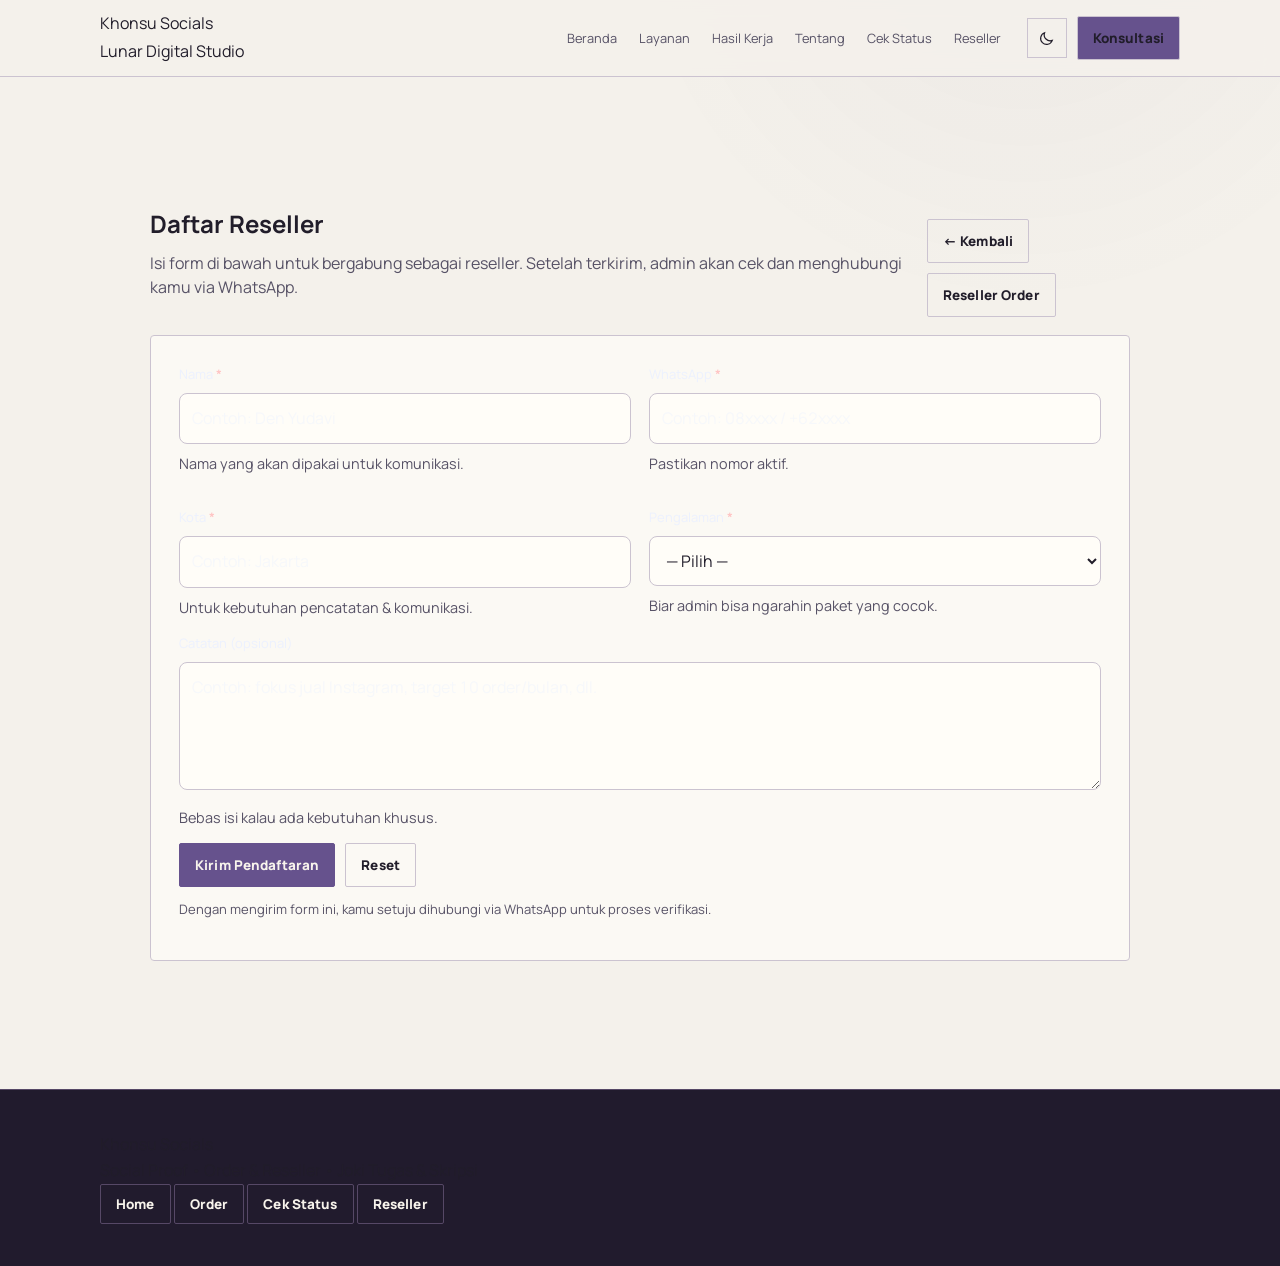
<file: pages/reseller-join.html>
<!DOCTYPE html>
<html lang="id">
<head>
  <meta charset="utf-8" />
  <meta name="viewport" content="width=device-width,initial-scale=1" />
  <script>try{var t=localStorage.getItem("lunar-theme");document.documentElement.dataset.theme=t==="light"||t==="dark"?t:matchMedia("(prefers-color-scheme: light)").matches?"light":"dark";}catch(_){document.documentElement.dataset.theme="dark";}</script>
  <meta name="color-scheme" content="dark light" />
  <title>Daftar Reseller — Khonsu Socials</title>
  <meta name="khonsu-api" content="https://script.google.com/macros/s/AKfycbx7pUHlngyCkkYhP6FtbqeBexy0-dlE8jlyaiPBPCVFUFIGpEZdxR267Ohy3EPPVyf_/exec">
  <link rel="stylesheet" href="../assets/css/main.css" />
  <link rel="stylesheet" href="../assets/css/lunar.css?v=5" />
  <style>
    /* Page-local, aman (hanya untuk halaman ini) */
    .join-wrap { max-width: 980px; margin-inline: auto; }
    .join-head { display:flex; align-items:flex-start; justify-content:space-between; gap: 16px; margin-bottom: 18px; }
    .join-head h1 { margin:0; }
    .join-sub { color: rgba(234,240,255,0.78); margin-top: 8px; line-height: 1.5; }
    .notice.is-hidden { display:none; }
    .notice.is-error { border-color: rgba(255,120,120,0.35); background: rgba(255,80,80,0.06); }
    .notice.is-ok { border-color: rgba(124,255,196,0.28); background: rgba(60,255,160,0.06); }
    .join-actions { display:flex; gap: 10px; flex-wrap: wrap; margin-top: 14px; }
    .muted { color: rgba(234,240,255,0.65); font-size: 13px; }
    .req { color: rgba(255,190,190,0.9); font-weight: 600; }
    .grid--join { grid-template-columns: repeat(2, minmax(0, 1fr)); }
    @media (max-width: 820px) {
      .grid--join { grid-template-columns: 1fr; }
      .join-head { flex-direction: column; }
    }
  </style>
</head>

<body class="theme theme--dark">
  <a class="skip-link" href="#main">Lewati ke konten</a>

  <header class="site-header">
    <div class="container header-inner">
      <div class="brand">
        <div class="brand__title">Khonsu Socials</div>
        <div class="brand__sub">Social Proof • Order • Reseller</div>
      </div>

      <nav class="nav" aria-label="Navigasi utama">
        <a class="nav__link" href="../index.html">Home</a>
        <a class="nav__link" href="./order.html">Order</a>
        <a class="nav__link" href="./status.html">Cek Status</a>
        <a class="nav__link is-active" href="./reseller.html">Reseller</a>
        <a class="nav__link" href="./joki-tugas.html">Joki Tugas</a>
        <a class="nav__link" href="./joki-skripsi.html">Joki Skripsi</a>
      </nav>
    </div>
  </header>

  <main id="main" class="container">
    <section class="section join-wrap">
      <div class="join-head">
        <div>
          <h1>Daftar Reseller</h1>
          <p class="join-sub">
            Isi form di bawah untuk bergabung sebagai reseller. Setelah terkirim, admin akan cek dan menghubungi kamu via WhatsApp.
          </p>
        </div>

        <div class="join-actions">
          <a class="btn btn--ghost" href="./reseller.html">← Kembali</a>
          <a class="btn btn--ghost" href="./reseller-order.html">Reseller Order</a>
        </div>
      </div>

      <div id="joinMsg" class="notice is-hidden" role="status" aria-live="polite"></div>

      <div class="card">
        <form id="joinForm" class="form" autocomplete="on" novalidate>
          <div class="grid grid--join">
            <div class="field">
              <label class="label" for="joinName">Nama <span class="req">*</span></label>
              <input class="input" id="joinName" name="name" type="text" placeholder="Contoh: Den Yudavi" required />
              <p class="hint">Nama yang akan dipakai untuk komunikasi.</p>
            </div>

            <div class="field">
              <label class="label" for="joinWa">WhatsApp <span class="req">*</span></label>
              <input class="input" id="joinWa" name="wa" type="tel" inputmode="tel" placeholder="Contoh: 08xxxx / +62xxxx" required />
              <p class="hint">Pastikan nomor aktif.</p>
            </div>

            <div class="field">
              <label class="label" for="joinCity">Kota <span class="req">*</span></label>
              <input class="input" id="joinCity" name="city" type="text" placeholder="Contoh: Jakarta" required />
              <p class="hint">Untuk kebutuhan pencatatan & komunikasi.</p>
            </div>

            <div class="field">
              <label class="label" for="joinExperience">Pengalaman <span class="req">*</span></label>
              <select class="input" id="joinExperience" name="experience" required>
                <option value="">— Pilih —</option>
                <option value="Pemula">Pemula</option>
                <option value="Pernah jualan / reseller">Pernah jualan / reseller</option>
                <option value="Agency / Team kecil">Agency / Team kecil</option>
                <option value="Lainnya">Lainnya</option>
              </select>
              <p class="hint">Biar admin bisa ngarahin paket yang cocok.</p>
            </div>
          </div>

          <div class="field">
            <label class="label" for="joinNote">Catatan (opsional)</label>
            <textarea class="textarea" id="joinNote" name="note" rows="4" placeholder="Contoh: fokus jual Instagram, target 10 order/bulan, dll."></textarea>
            <p class="hint">Bebas isi kalau ada kebutuhan khusus.</p>
          </div>

          <div class="join-actions">
            <button class="btn btn--primary" id="joinSubmit" type="submit">Kirim Pendaftaran</button>
            <button class="btn btn--ghost" type="reset">Reset</button>
          </div>

          <p class="muted" style="margin-top:12px">
            Dengan mengirim form ini, kamu setuju dihubungi via WhatsApp untuk proses verifikasi.
          </p>
        </form>
      </div>
    </section>
  </main>

  <footer class="site-footer">
    <div class="container footer-inner">
      <div class="footer-left">
        <div class="brand__title">Khonsu Socials</div>
        <div class="brand__sub">Social Proof • Order & Reseller • Joki Tugas & Skripsi</div>
      </div>

      <div class="footer-right">
        <a class="btn btn--sm btn--ghost" href="../index.html">Home</a>
        <a class="btn btn--sm btn--ghost" href="./order.html">Order</a>
        <a class="btn btn--sm btn--ghost" href="./status.html">Cek Status</a>
        <a class="btn btn--sm btn--ghost" href="./reseller.html">Reseller</a>
      </div>
    </div>
  </footer>

  <script defer src="../assets/js/main.js?v=5"></script>
  <script defer src="../assets/js/reseller-join.v2.js"></script>
</body>
</html>
</file>
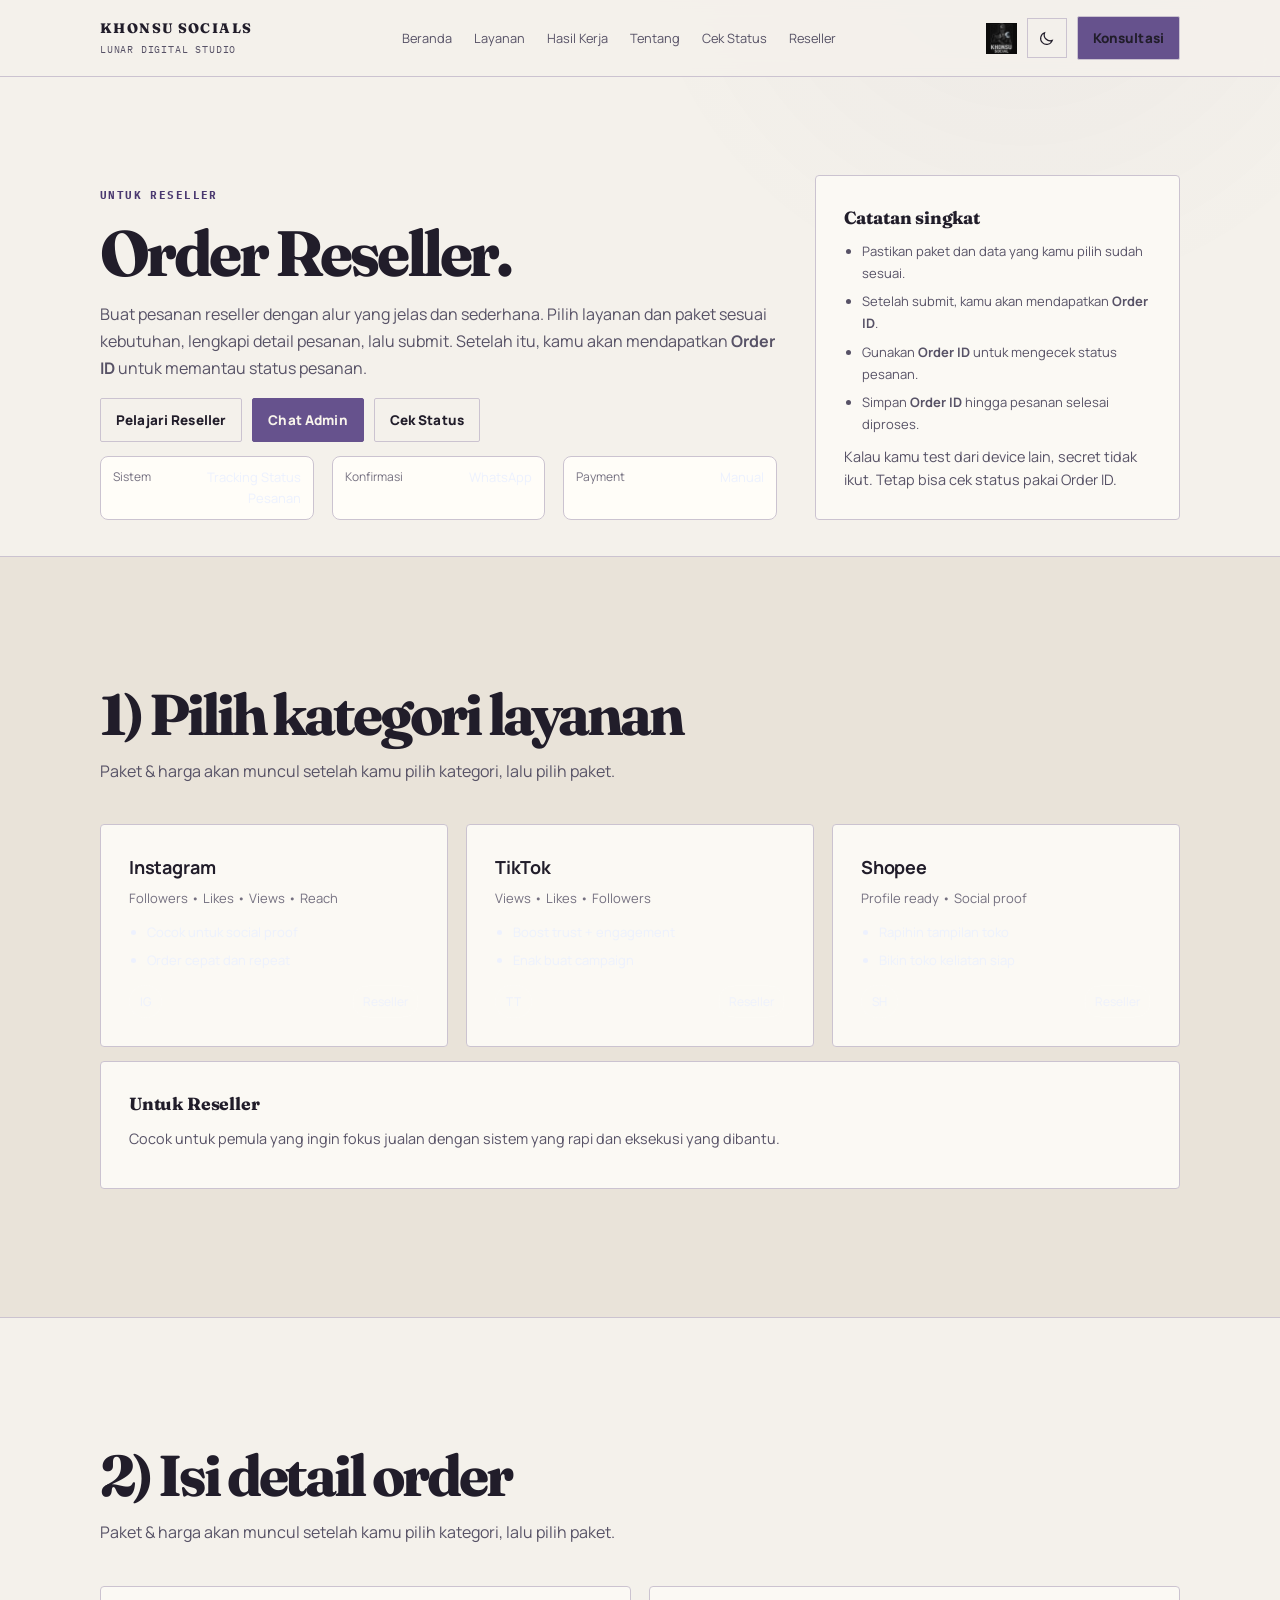
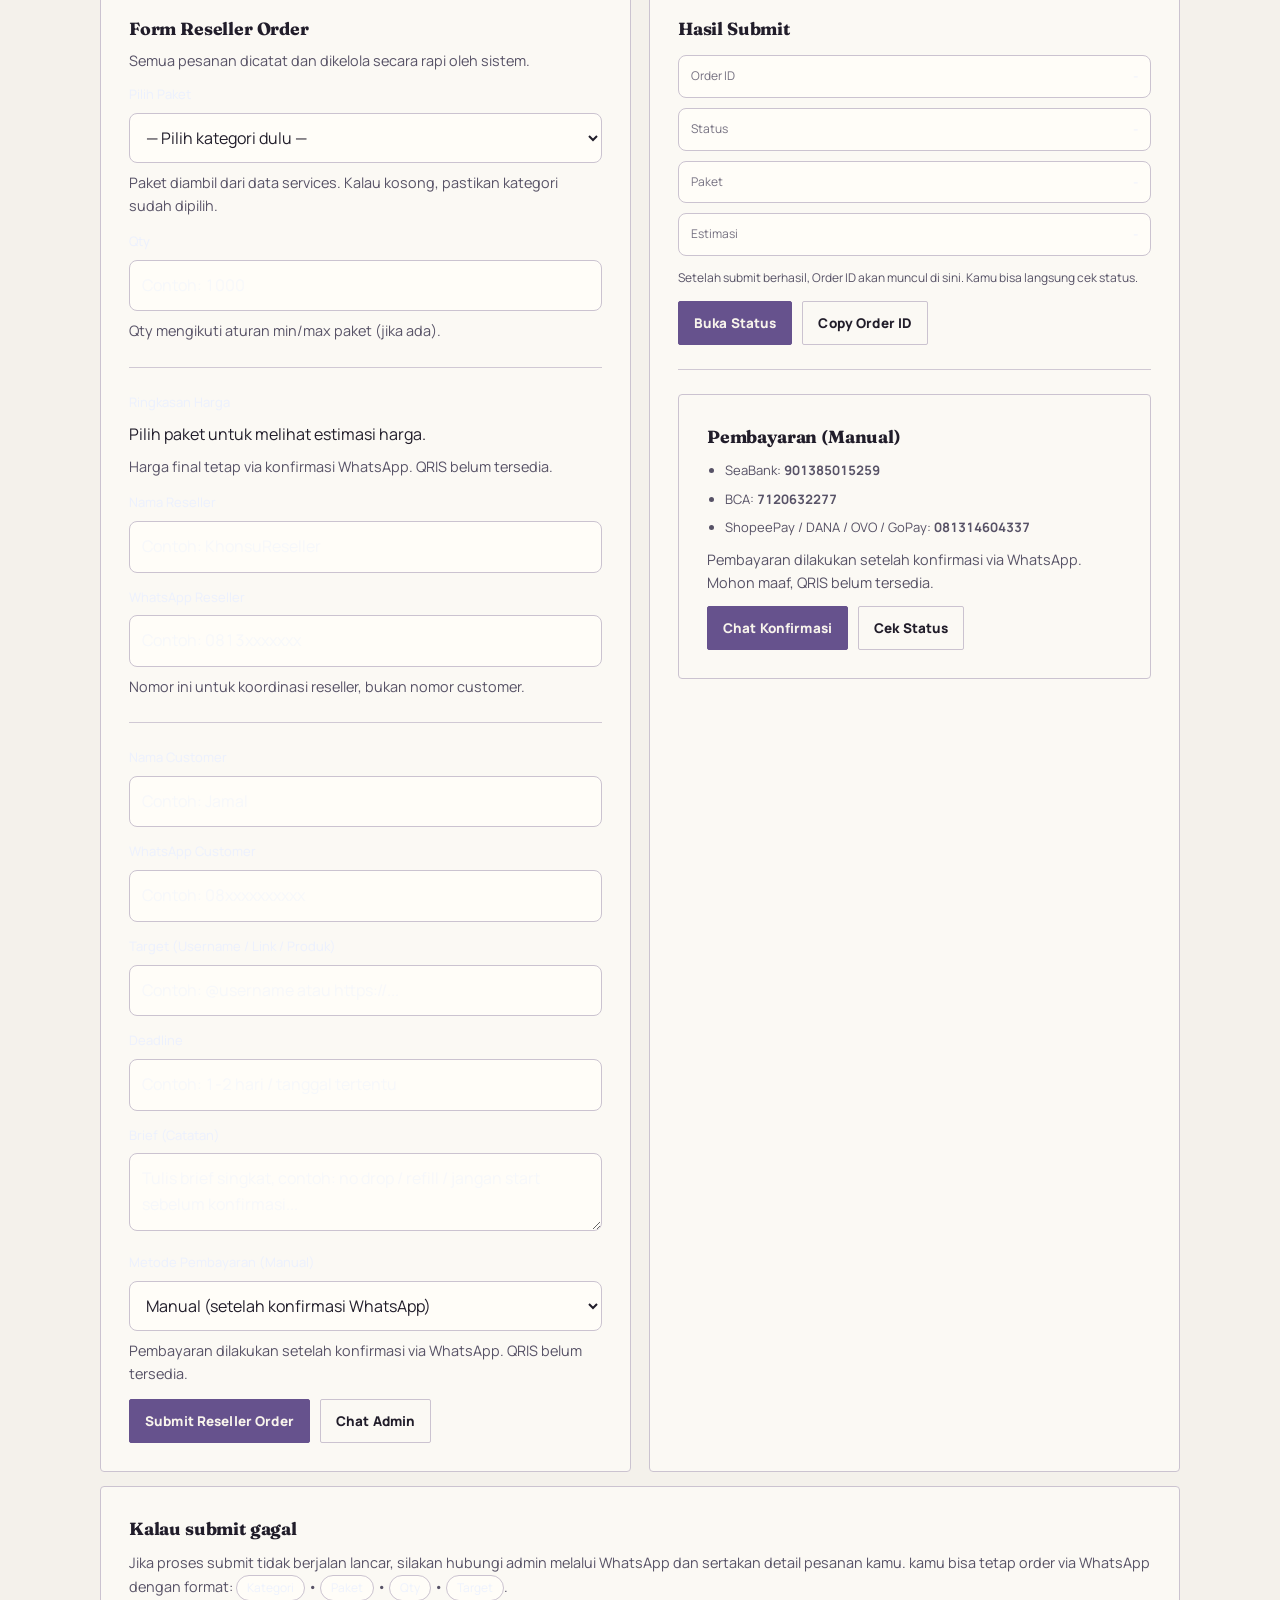
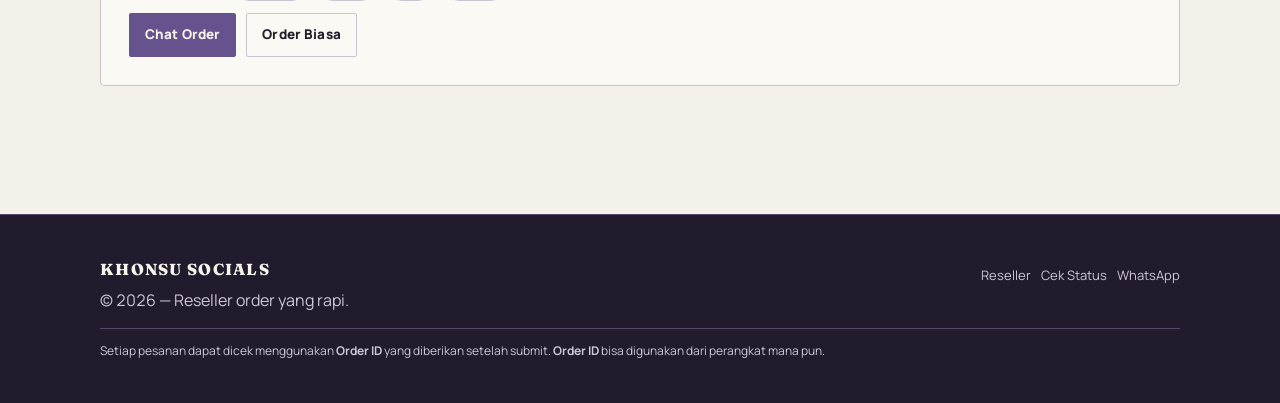
<file: pages/reseller-order.html>
<!doctype html>
<html lang="id">
<head>
  <meta charset="utf-8" />
  <meta name="viewport" content="width=device-width,initial-scale=1" />
  <script>try{var t=localStorage.getItem("lunar-theme");document.documentElement.dataset.theme=t==="light"||t==="dark"?t:matchMedia("(prefers-color-scheme: light)").matches?"light":"dark";}catch(_){document.documentElement.dataset.theme="dark";}</script>
  <meta name="color-scheme" content="dark light" />
  <title>Reseller Order — Khonsu Socials</title>
<!-- API (WAJIB biar JS bisa baca endpoint tanpa localStorage) -->
  <meta name="khonsu-api" content="https://script.google.com/macros/s/AKfycbx7pUHlngyCkkYhP6FtbqeBexy0-dlE8jlyaiPBPCVFUFIGpEZdxR267Ohy3EPPVyf_/exec">
  <!-- CSS (WAJIB path benar dari /pages) -->
  <link rel="stylesheet" href="../assets/css/main.css" />
  <link rel="stylesheet" href="../assets/css/lunar.css?v=5" />
</head>

<body class="theme--dark">
  <a class="skip-link" href="#main">Skip ke konten</a>

  <noscript>
    <div class="noscript">
      Halaman ini butuh JavaScript untuk membuat order reseller dan mengirim ke Apps Script.
      Aktifkan JavaScript lalu refresh.
    </div>
  </noscript>

  <!-- Header -->
  <header class="site-header">
    <div class="container">
      <nav class="nav" aria-label="Navigasi utama">
        <div class="nav__left">
          <div class="brand">
            <span class="brand__name">Khonsu Socials</span>
            <span class="brand__tag">Reseller Order • Sistem rapi</span>
          </div>
        </div>

        <div class="nav__center">
          <a class="nav__link" href="../index.html">Home</a>
          <a class="nav__link" href="order.html">Order</a>
          <a class="nav__link" href="status.html">Cek Status</a>
          <a class="nav__link" href="reseller.html">Reseller</a>
          <a class="nav__link" href="reseller-order.html" aria-current="page">Reseller Order</a>
          <a class="nav__link" href="joki-tugas.html">Joki Tugas</a>
          <a class="nav__link" href="joki-skripsi.html">Joki Skripsi</a>
        </div>

        <div class="nav__right">
          <img class="nav__logo" src="../assets/images/brand/logo.png" alt="Logo Khonsu Socials" />
        </div>
      </nav>
    </div>
  </header>

  <main id="main">
    <!-- Hero -->
    <section class="section section--page-hero">
      <div class="container">
        <div class="page-hero">
          <div class="page-hero__content">
            <span class="badge">untuk Reseller</span>
            <h1 class="page-hero__title">Order Reseller.</h1>
            <p class="page-hero__subtitle">
              Buat pesanan reseller dengan alur yang jelas dan sederhana.
               Pilih layanan dan paket sesuai kebutuhan, lengkapi detail pesanan, lalu submit.
               Setelah itu, kamu akan mendapatkan <strong>Order ID</strong> untuk memantau status pesanan.
            </p>

            <div class="hero__cta">
              <a class="btn btn--outline" href="reseller.html">Pelajari Reseller</a>
              <a class="btn btn--primary" href="https://wa.me/6281314604337" target="_blank" rel="noopener">Chat Admin</a>
              <a class="btn btn--ghost" href="status.html">Cek Status</a>
            </div>

            <div class="grid grid--3" style="margin-top:14px;">
              <div class="summary-row">
                <span class="summary-row__k">Sistem</span>
                <span class="summary-row__v">Tracking Status Pesanan</span>
              </div>
              <div class="summary-row">
                <span class="summary-row__k">Konfirmasi</span>
                <span class="summary-row__v">WhatsApp</span>
              </div>
              <div class="summary-row">
                <span class="summary-row__k">Payment</span>
                <span class="summary-row__v">Manual</span>
              </div>
            </div>
          </div>

          <div class="page-hero__side">
            <div class="notice ks-moon-angle">
              <h2 class="notice__title">Catatan singkat</h2>
              <ul class="notice__list">
                <li>Pastikan paket dan data yang kamu pilih sudah sesuai.</li>
                <li>Setelah submit, kamu akan mendapatkan <strong>Order ID</strong>.</li>
                <li>Gunakan <strong>Order ID</strong> untuk mengecek status pesanan.</li>
                <li>Simpan <strong>Order ID</strong> hingga pesanan selesai diproses.</li>
              </ul>
              <p class="hint" style="margin-top:10px;">
                Kalau kamu test dari device lain, secret tidak ikut. Tetap bisa cek status pakai Order ID.
              </p>
            </div>
          </div>
        </div>
      </div>
    </section>

    <!-- Pilih kategori layanan -->
    <section class="section section--alt">
      <div class="container">
        <div class="section-head">
          <h2 class="section-title">1) Pilih kategori layanan</h2>
          <p class="section-desc">Paket & harga akan muncul setelah kamu pilih kategori, lalu pilih paket.</p>
        </div>

        <div class="grid grid--3" id="resellerCategoryGrid">
          <article class="select-card" role="button" tabindex="0" data-service-category="instagram" aria-label="Pilih Instagram">
            <h3 class="select-card__title">Instagram</h3>
            <p class="select-card__sub">Followers • Likes • Views • Reach</p>
            <ul class="select-card__list">
              <li>Cocok untuk social proof</li>
              <li>Order cepat dan repeat</li>
            </ul>
            <div class="select-card__foot">
              <span class="pill">IG</span>
              <span class="pill pill--ghost">Reseller</span>
            </div>
          </article>

          <article class="select-card" role="button" tabindex="0" data-service-category="tiktok" aria-label="Pilih TikTok">
            <h3 class="select-card__title">TikTok</h3>
            <p class="select-card__sub">Views • Likes • Followers</p>
            <ul class="select-card__list">
              <li>Boost trust + engagement</li>
              <li>Enak buat campaign</li>
            </ul>
            <div class="select-card__foot">
              <span class="pill">TT</span>
              <span class="pill pill--ghost">Reseller</span>
            </div>
          </article>

          <article class="select-card" role="button" tabindex="0" data-service-category="shopee" aria-label="Pilih Shopee">
            <h3 class="select-card__title">Shopee</h3>
            <p class="select-card__sub">Profile ready • Social proof</p>
            <ul class="select-card__list">
              <li>Rapihin tampilan toko</li>
              <li>Bikin toko keliatan siap</li>
            </ul>
            <div class="select-card__foot">
              <span class="pill">SH</span>
              <span class="pill pill--ghost">Reseller</span>
            </div>
          </article>
        </div>

        <div class="notice" style="margin-top:14px;">
          <h3 class="notice__title">Untuk Reseller</h3>
          <p class="notice__text">
            Cocok untuk pemula yang ingin fokus jualan dengan sistem yang rapi dan eksekusi yang dibantu.
          </p>
        </div>
      </div>
    </section>

    <!-- Form reseller order -->
    <section class="section">
      <div class="container">
        <div class="section-head">
          <h2 class="section-title">2) Isi detail order</h2>
          <p class="section-desc">
            Paket & harga akan muncul setelah kamu pilih kategori, lalu pilih paket.
          </p>
        </div>

        <div class="grid grid--2">
          <!-- Form -->
          <div class="card">
            <div class="card__head">
              <h3 class="card__title">Form Reseller Order</h3>
              <p class="card__sub">
               Semua pesanan dicatat dan dikelola secara rapi oleh sistem.
              </p>
            </div>

            <div class="form" id="resellerForm" data-form="reseller">
              <!-- Paket + Qty + Hint Harga (styling: .ks-package-wrap + #resellerPackage #resellerQty #resellerPriceHint) -->
              <div class="ks-package-wrap" id="resellerPackageWrap">
                <div class="field">
                  <label class="label" for="resellerPackage">Pilih Paket</label>
                  <select class="input" id="resellerPackage" aria-label="Pilih paket reseller">
                    <option value="">— Pilih kategori dulu —</option>
                  </select>
                  <p class="hint" id="resellerPackageHint">
                    Paket diambil dari data services. Kalau kosong, pastikan kategori sudah dipilih.
                  </p>
                </div>

                <div class="field">
                  <label class="label" for="resellerQty">Qty</label>
                  <input class="input" id="resellerQty" type="number" inputmode="numeric" min="1" placeholder="Contoh: 1000" />
                  <p class="hint">Qty mengikuti aturan min/max paket (jika ada).</p>
                </div>

                <div class="divider"></div>

                <div class="field" style="grid-column: 1 / -1;">
                  <label class="label">Ringkasan Harga</label>
                  <div id="resellerPriceHint">
                    <p style="margin:0; line-height:1.8;">
                      Pilih paket untuk melihat estimasi harga.
                    </p>
                    <p class="hint" style="margin:6px 0 0;">
                      Harga final tetap via konfirmasi WhatsApp. QRIS belum tersedia.
                    </p>
                  </div>
                </div>
              </div>

              <!-- Identitas reseller -->
              <div class="field">
                <label class="label" for="resellerName">Nama Reseller</label>
                <input class="input" id="resellerName" type="text" placeholder="Contoh: KhonsuReseller" />
              </div>

              <div class="field">
                <label class="label" for="resellerWhatsapp">WhatsApp Reseller</label>
                <input class="input" id="resellerWhatsapp" type="tel" placeholder="Contoh: 0813xxxxxxx" />
                <p class="hint">Nomor ini untuk koordinasi reseller, bukan nomor customer.</p>
              </div>

              <div class="divider"></div>

              <!-- Identitas customer -->
              <div class="field">
                <label class="label" for="customerName">Nama Customer</label>
                <input class="input" id="customerName" type="text" placeholder="Contoh: Jamal" />
              </div>

              <div class="field">
                <label class="label" for="customerWa">WhatsApp Customer</label>
                <input class="input" id="customerWa" type="tel" placeholder="Contoh: 08xxxxxxxxxx" />
              </div>

              <div class="field">
                <label class="label" for="targetLink">Target (Username / Link / Produk)</label>
                <input class="input" id="targetLink" type="text" placeholder="Contoh: @username atau https://..." />
              </div>

              <div class="field">
                <label class="label" for="deadline">Deadline</label>
                <input class="input" id="deadline" type="text" placeholder="Contoh: 1-2 hari / tanggal tertentu" />
              </div>

              <div class="field">
                <label class="label" for="brief">Brief (Catatan)</label>
                <textarea class="textarea" id="brief" placeholder="Tulis brief singkat, contoh: no drop / refill / jangan start sebelum konfirmasi..."></textarea>
              </div>

              <div class="field">
                <label class="label" for="payMethod">Metode Pembayaran (Manual)</label>
                <select class="input" id="payMethod">
                  <option value="MANUAL">Manual (setelah konfirmasi WhatsApp)</option>
                  <option value="SEABANK">SeaBank</option>
                  <option value="BCA">BCA</option>
                  <option value="EWALLET">ShopeePay / DANA / OVO / GoPay</option>
                </select>
                <p class="hint">Pembayaran dilakukan setelah konfirmasi via WhatsApp. QRIS belum tersedia.</p>
              </div>

              <!-- Submit -->
              <div class="form__actions">
                <button class="btn btn--primary" id="btnResellerSubmit" type="button">Submit Reseller Order</button>
                <a class="btn btn--outline" href="https://wa.me/6281314604337" target="_blank" rel="noopener">Chat Admin</a>
              </div>

              <p class="hint" id="resellerFormMsg" style="margin-top:10px; display:none;"></p>

              <!-- Hidden fields (untuk JS) -->
              <input type="hidden" id="serviceCategory" value="" />
              <input type="hidden" id="serviceCode" value="" />
              <input type="hidden" id="serviceName" value="" />
            </div>
          </div>

          <!-- Result / Summary -->
          <div class="summary-card" id="resellerResultCard">
            <h3 class="summary-card__title">Hasil Submit</h3>

            <div class="summary-card__rows">
              <div class="summary-row">
                <span class="summary-row__k">Order ID</span>
                <span class="summary-row__v" id="resellerResultOrderId">-</span>
              </div>
              <div class="summary-row">
                <span class="summary-row__k">Status</span>
                <span class="summary-row__v" id="resellerResultStatus">-</span>
              </div>
              <div class="summary-row">
                <span class="summary-row__k">Paket</span>
                <span class="summary-row__v" id="resellerResultPackage">-</span>
              </div>
              <div class="summary-row">
                <span class="summary-row__k">Estimasi</span>
                <span class="summary-row__v" id="resellerResultAmount">-</span>
              </div>
            </div>

            <p class="summary-card__note muted" id="resellerResultNote">
              Setelah submit berhasil, Order ID akan muncul di sini. Kamu bisa langsung cek status.
            </p>

            <div class="summary-card__actions">
              <a class="btn btn--primary" id="btnGoStatus" href="status.html">Buka Status</a>
              <a class="btn btn--outline" id="btnCopyOrderId" href="#" role="button">Copy Order ID</a>
            </div>

            <div class="divider"></div>

            <div class="notice">
              <h3 class="notice__title">Pembayaran (Manual)</h3>
              <ul class="notice__list">
                <li>SeaBank: <strong>901385015259</strong></li>
                <li>BCA: <strong>7120632277</strong></li>
                <li>ShopeePay / DANA / OVO / GoPay: <strong>081314604337</strong></li>
              </ul>
              <p class="hint" style="margin-top:10px;">
                Pembayaran dilakukan setelah konfirmasi via WhatsApp. Mohon maaf, QRIS belum tersedia.
              </p>
              <div class="notice__actions">
                <a class="btn btn--primary" href="https://wa.me/6281314604337" target="_blank" rel="noopener">Chat Konfirmasi</a>
                <a class="btn btn--outline" href="status.html">Cek Status</a>
              </div>
            </div>
          </div>
        </div>

        <!-- Safety fallback -->
        <div class="notice" style="margin-top:14px;">
          <h3 class="notice__title">Kalau submit gagal</h3>
          <p class="notice__text">
            Jika proses submit tidak berjalan lancar,
           silakan hubungi admin melalui WhatsApp dan sertakan detail pesanan kamu.
           kamu bisa tetap order via WhatsApp dengan format:
            <span class="code-pill">Kategori</span> • <span class="code-pill">Paket</span> • <span class="code-pill">Qty</span> • <span class="code-pill">Target</span>.
          </p>
          <div class="notice__actions">
            <a class="btn btn--primary" href="https://wa.me/6281314604337" target="_blank" rel="noopener">Chat Order</a>
            <a class="btn btn--outline" href="order.html">Order Biasa</a>
          </div>
        </div>
      </div>
    </section>
  </main>

  <!-- Footer -->
  <footer class="site-footer">
    <div class="container">
      <div class="footer">
        <div>
          <p class="footer__brand">Khonsu Socials</p>
          <p class="muted" style="margin:6px 0 0; line-height:1.6;">
            © <span id="year">2026</span> — Reseller order yang rapi.
          </p>
        </div>

        <div class="footer__right">
          <a class="footer__link" href="reseller.html">Reseller</a>
          <a class="footer__link" href="status.html">Cek Status</a>
          <a class="footer__link" href="https://wa.me/6281314604337" target="_blank" rel="noopener">WhatsApp</a>
        </div>
      </div>

      <div class="footer__bottom">
        <p class="muted" style="margin:0; line-height:1.7; font-size:12px;">
         Setiap pesanan dapat dicek menggunakan <strong>Order ID</strong> yang diberikan setelah submit.
       <strong>Order ID</strong> bisa digunakan dari perangkat mana pun.
      </div>
    </div>
  </footer>

  <!-- JS (WAJIB path benar dari /pages) -->
<script src="../assets/js/main.js?v=5"></script>
<script src="../assets/js/reseller-order.v2.js"></script>
</body>
</html>
</file>
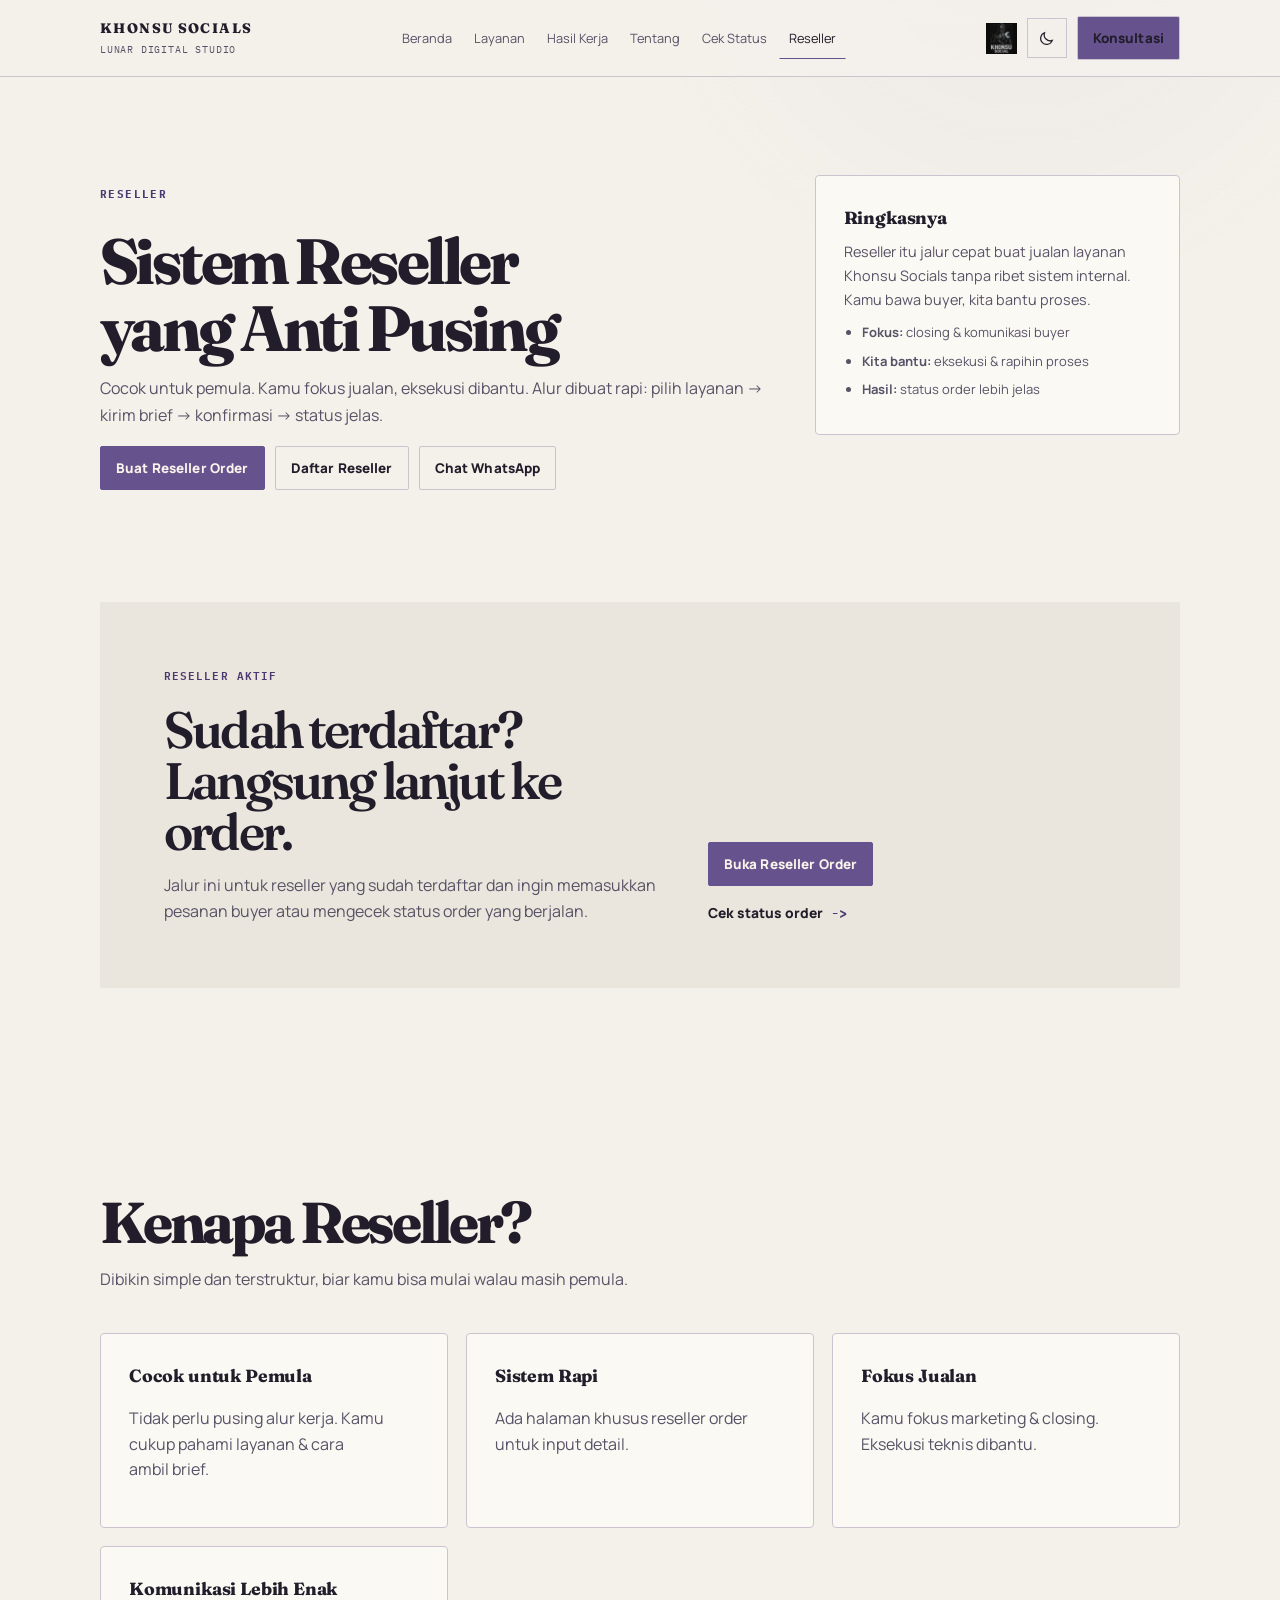
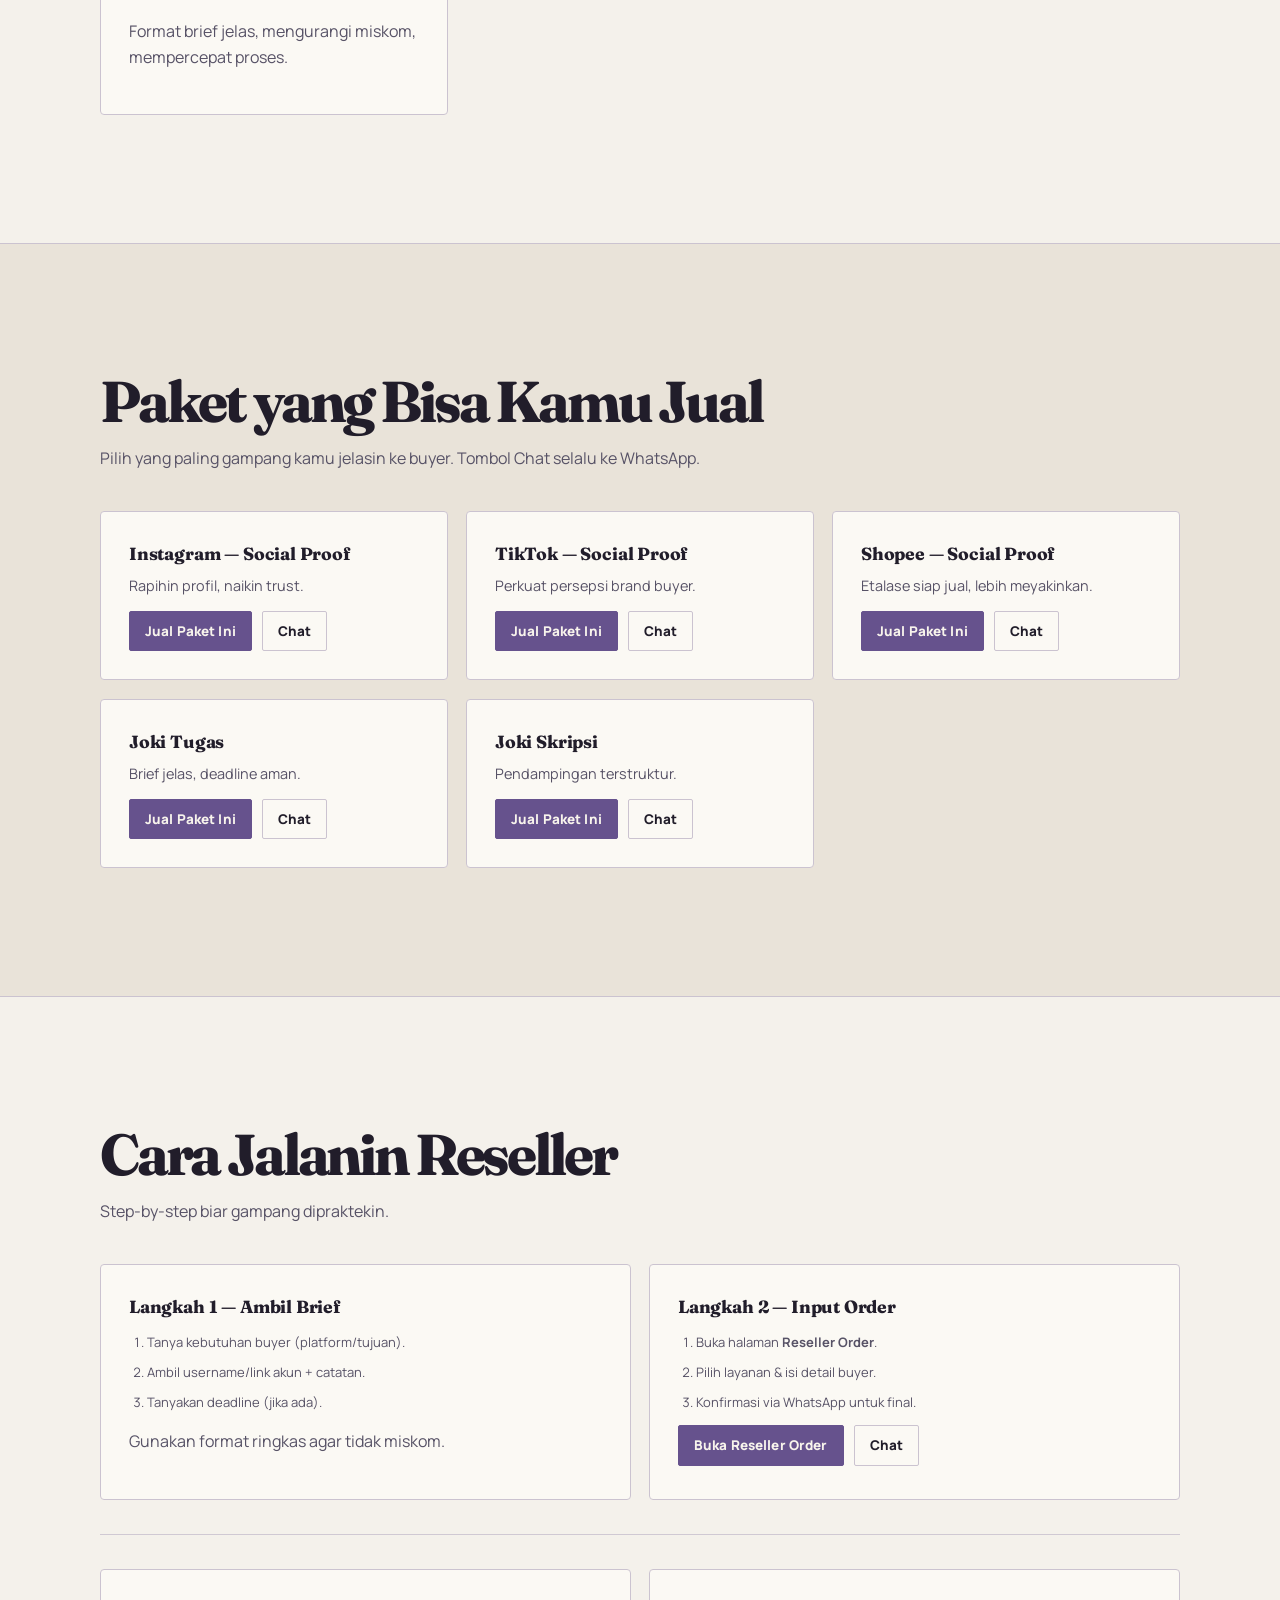
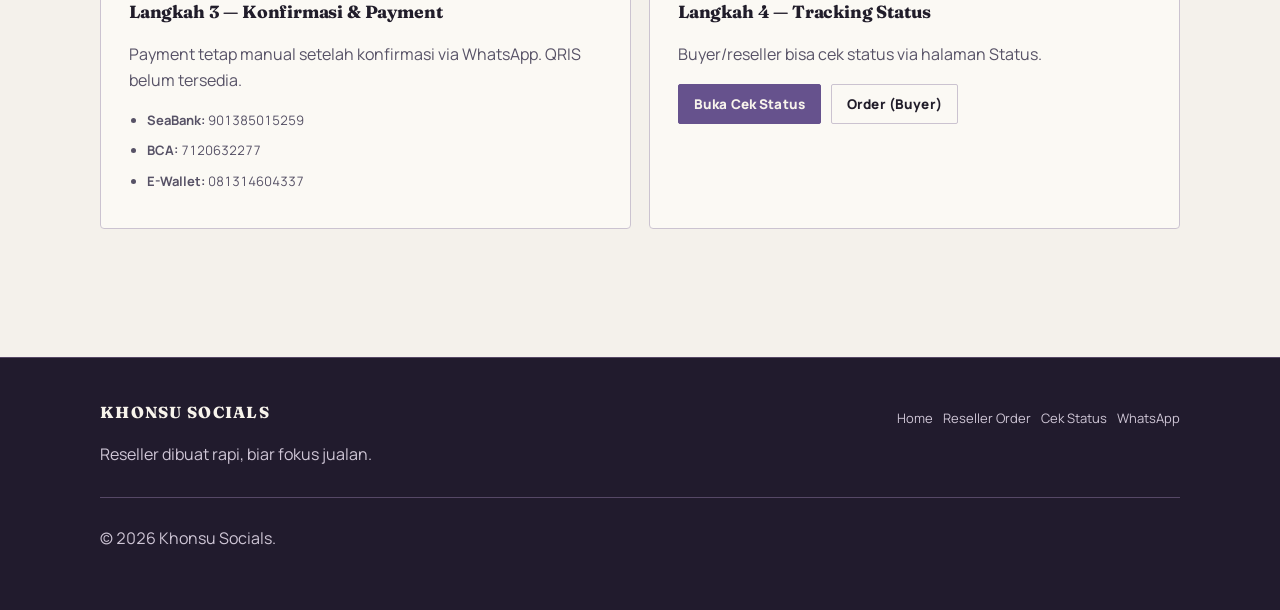
<file: pages/reseller.html>
<!doctype html>
<html lang="id">
<head>
  <meta charset="utf-8" />
  <meta name="viewport" content="width=device-width, initial-scale=1" />
  <script>try{var t=localStorage.getItem("lunar-theme");document.documentElement.dataset.theme=t==="light"||t==="dark"?t:matchMedia("(prefers-color-scheme: light)").matches?"light":"dark";}catch(_){document.documentElement.dataset.theme="dark";}</script>
  <meta name="theme-color" content="#0b0f17" />
  <meta name="description" content="Khonsu Socials — Program reseller: cocok untuk pemula, sistem rapi, fokus jualan, eksekusi dibantu." />

  <title>Reseller — Khonsu Socials</title>

  <!-- WAJIB: Path sesuai struktur folder -->
  <link rel="stylesheet" href="../assets/css/main.css" />
  <link rel="stylesheet" href="../assets/css/lunar.css?v=5" />
</head>

<body class="theme theme--dark">
  <a class="skip-link" href="#main">Lewati ke konten</a>

  <header class="site-header">
    <div class="container">
      <nav class="nav" aria-label="Navigasi utama">
        <div class="nav__left">
          <a class="brand" href="../index.html" aria-label="Khonsu Socials - Beranda">
            <span class="brand__name">Khonsu Socials</span>
            <span class="brand__tag">Reseller • Sistem Rapi</span>
          </a>
        </div>

        <div class="nav__center">
          <a class="nav__link" href="../index.html">Home</a>
          <a class="nav__link" href="./order.html">Order</a>
          <a class="nav__link" href="./status.html">Cek Status</a>
          <a class="nav__link" href="./reseller.html" aria-current="page">Reseller</a>
          <a class="nav__link" href="./joki-tugas.html">Joki Tugas</a>
          <a class="nav__link" href="./joki-skripsi.html">Joki Skripsi</a>
        </div>

        <div class="nav__right">
          <img
            class="nav__logo"
            src="../assets/images/brand/logo.png"
            alt="Logo Khonsu Socials"
            loading="eager"
            decoding="async"
          />
        </div>
      </nav>
    </div>
  </header>

  <main id="main">
    <!-- Page Hero -->
    <section class="section section--page-hero">
      <div class="container">
        <div class="page-hero">
          <div class="page-hero__content">
            <p class="badge">Reseller</p>
            <h1 class="page-hero__title">Sistem Reseller yang Anti Pusing</h1>
            <p class="page-hero__subtitle">
              Cocok untuk pemula. Kamu fokus jualan, eksekusi dibantu. Alur dibuat rapi: pilih layanan → kirim brief → konfirmasi → status jelas.
            </p>

            <div class="hero__cta">
              <a class="btn btn--primary" href="./reseller-order.html">Buat Reseller Order</a>
              <a class="btn btn--ghost" href="./reseller-join.html">Daftar Reseller</a>
              <a
                class="btn btn--outline"
                href="https://wa.me/6281314604337?text=Halo%20Khonsu%20Socials%2C%20saya%20ingin%20join%20reseller%20dan%20tanya%20detailnya."
                target="_blank"
                rel="noopener"
              >
                Chat WhatsApp
              </a>
            </div>
          </div>

          <div class="page-hero__aside">
            <div class="notice">
              <h2 class="notice__title">Ringkasnya</h2>
              <p class="notice__text">
                Reseller itu jalur cepat buat jualan layanan Khonsu Socials tanpa ribet sistem internal.
                Kamu bawa buyer, kita bantu proses.
              </p>
              <ul class="notice__list">
                <li><strong>Fokus:</strong> closing & komunikasi buyer</li>
                <li><strong>Kita bantu:</strong> eksekusi & rapihin proses</li>
                <li><strong>Hasil:</strong> status order lebih jelas</li>
              </ul>
            </div>
          </div>
        </div>
      </div>
    </section>

    <section class="section section--reseller-active">
      <div class="container">
        <div class="reseller-active">
          <div>
            <p class="section-index">Reseller aktif</p>
            <h2>Sudah terdaftar? Langsung lanjut ke order.</h2>
            <p>Jalur ini untuk reseller yang sudah terdaftar dan ingin memasukkan pesanan buyer atau mengecek status order yang berjalan.</p>
          </div>
          <div class="reseller-active__actions">
            <a class="btn btn--primary" href="./reseller-order.html">Buka Reseller Order</a>
            <a class="text-link" href="./status.html">Cek status order <span aria-hidden="true">-&gt;</span></a>
          </div>
        </div>
      </div>
    </section>

    <!-- Benefits -->
    <section class="section">
      <div class="container">
        <div class="section-head">
          <h2 class="section-title">Kenapa Reseller?</h2>
          <p class="section-desc">
            Dibikin simple dan terstruktur, biar kamu bisa mulai walau masih pemula.
          </p>
        </div>

        <div class="grid grid--cards">
          <article class="info-card">
            <h3 class="info-card__title">Cocok untuk Pemula</h3>
            <p class="muted">
              Tidak perlu pusing alur kerja. Kamu cukup pahami layanan & cara ambil brief.
            </p>
          </article>

          <article class="info-card">
            <h3 class="info-card__title">Sistem Rapi</h3>
            <p class="muted">
              Ada halaman khusus reseller order untuk input detail.
            </p>
          </article>

          <article class="info-card">
            <h3 class="info-card__title">Fokus Jualan</h3>
            <p class="muted">
              Kamu fokus marketing & closing. Eksekusi teknis dibantu.
            </p>
          </article>

          <article class="info-card">
            <h3 class="info-card__title">Komunikasi Lebih Enak</h3>
            <p class="muted">
              Format brief jelas, mengurangi miskom, mempercepat proses.
            </p>
          </article>
        </div>
      </div>
    </section>

    <!-- Services for reseller -->
    <section class="section section--alt">
      <div class="container">
        <div class="section-head">
          <h2 class="section-title">Paket yang Bisa Kamu Jual</h2>
          <p class="section-desc">
            Pilih yang paling gampang kamu jelasin ke buyer. Tombol Chat selalu ke WhatsApp.
          </p>
        </div>

        <div class="grid grid--cards">
          <article class="card">
            <header class="card__head">
              <h3 class="card__title">Instagram — Social Proof</h3>
              <p class="card__sub">Rapihin profil, naikin trust.</p>
            </header>
            <footer class="card__foot">
              <a class="btn btn--primary btn--sm" href="./reseller-order.html">Jual Paket Ini</a>
              <a
                class="btn btn--outline btn--sm"
                href="https://wa.me/6281314604337?text=Halo%20Khonsu%20Socials%2C%20saya%20reseller%20mau%20tanya%20paket%20Instagram%20Social%20Proof."
                target="_blank"
                rel="noopener"
              >
                Chat
              </a>
            </footer>
          </article>

          <article class="card">
            <header class="card__head">
              <h3 class="card__title">TikTok — Social Proof</h3>
              <p class="card__sub">Perkuat persepsi brand buyer.</p>
            </header>
            <footer class="card__foot">
              <a class="btn btn--primary btn--sm" href="./reseller-order.html">Jual Paket Ini</a>
              <a
                class="btn btn--outline btn--sm"
                href="https://wa.me/6281314604337?text=Halo%20Khonsu%20Socials%2C%20saya%20reseller%20mau%20tanya%20paket%20TikTok%20Social%20Proof."
                target="_blank"
                rel="noopener"
              >
                Chat
              </a>
            </footer>
          </article>

          <article class="card">
            <header class="card__head">
              <h3 class="card__title">Shopee — Social Proof</h3>
              <p class="card__sub">Etalase siap jual, lebih meyakinkan.</p>
            </header>
            <footer class="card__foot">
              <a class="btn btn--primary btn--sm" href="./reseller-order.html">Jual Paket Ini</a>
              <a
                class="btn btn--outline btn--sm"
                href="https://wa.me/6281314604337?text=Halo%20Khonsu%20Socials%2C%20saya%20reseller%20mau%20tanya%20paket%20Shopee%20Social%20Proof."
                target="_blank"
                rel="noopener"
              >
                Chat
              </a>
            </footer>
          </article>

          <article class="card">
            <header class="card__head">
              <h3 class="card__title">Joki Tugas</h3>
              <p class="card__sub">Brief jelas, deadline aman.</p>
            </header>
            <footer class="card__foot">
              <a class="btn btn--primary btn--sm" href="./reseller-order.html">Jual Paket Ini</a>
              <a
                class="btn btn--outline btn--sm"
                href="https://wa.me/6281314604337?text=Halo%20Khonsu%20Socials%2C%20saya%20reseller%20mau%20tanya%20paket%20Joki%20Tugas."
                target="_blank"
                rel="noopener"
              >
                Chat
              </a>
            </footer>
          </article>

          <article class="card">
            <header class="card__head">
              <h3 class="card__title">Joki Skripsi</h3>
              <p class="card__sub">Pendampingan terstruktur.</p>
            </header>
            <footer class="card__foot">
              <a class="btn btn--primary btn--sm" href="./reseller-order.html">Jual Paket Ini</a>
              <a
                class="btn btn--outline btn--sm"
                href="https://wa.me/6281314604337?text=Halo%20Khonsu%20Socials%2C%20saya%20reseller%20mau%20tanya%20paket%20Joki%20Skripsi."
                target="_blank"
                rel="noopener"
              >
                Chat
              </a>
            </footer>
          </article>
        </div>
      </div>
    </section>

    <!-- Reseller Guide -->
    <section class="section">
      <div class="container">
        <div class="section-head">
          <h2 class="section-title">Cara Jalanin Reseller</h2>
          <p class="section-desc">
            Step-by-step biar gampang dipraktekin.
          </p>
        </div>

        <div class="grid grid--2">
          <article class="info-card">
            <h3 class="info-card__title">Langkah 1 — Ambil Brief</h3>
            <ol class="info-card__steps">
              <li>Tanya kebutuhan buyer (platform/tujuan).</li>
              <li>Ambil username/link akun + catatan.</li>
              <li>Tanyakan deadline (jika ada).</li>
            </ol>
            <p class="muted">Gunakan format ringkas agar tidak miskom.</p>
          </article>

          <article class="info-card">
            <h3 class="info-card__title">Langkah 2 — Input Order</h3>
            <ol class="info-card__steps">
              <li>Buka halaman <strong>Reseller Order</strong>.</li>
              <li>Pilih layanan & isi detail buyer.</li>
              <li>Konfirmasi via WhatsApp untuk final.</li>
            </ol>
            <div class="info-card__actions">
              <a class="btn btn--primary btn--sm" href="./reseller-order.html">Buka Reseller Order</a>
              <a
                class="btn btn--outline btn--sm"
                href="https://wa.me/6281314604337?text=Halo%20Khonsu%20Socials%2C%20saya%20ingin%20konfirmasi%20format%20brief%20reseller."
                target="_blank"
                rel="noopener"
              >
                Chat
              </a>
            </div>
          </article>
        </div>

        <div class="divider divider--xl"></div>

        <div class="grid grid--2">
          <article class="info-card">
            <h3 class="info-card__title">Langkah 3 — Konfirmasi & Payment</h3>
            <p class="muted">
              Payment tetap manual setelah konfirmasi via WhatsApp. QRIS belum tersedia.
            </p>
            <ul class="info-card__bullets">
              <li><strong>SeaBank:</strong> 901385015259</li>
              <li><strong>BCA:</strong> 7120632277</li>
              <li><strong>E-Wallet:</strong> 081314604337</li>
            </ul>
          </article>

          <article class="info-card">
            <h3 class="info-card__title">Langkah 4 — Tracking Status</h3>
            <p class="muted">
              Buyer/reseller bisa cek status via halaman Status.
              
            </p>
            <div class="info-card__actions">
              <a class="btn btn--primary btn--sm" href="./status.html">Buka Cek Status</a>
              <a class="btn btn--ghost btn--sm" href="./order.html">Order (Buyer)</a>
            </div>
          </article>
        </div>
      </div>
    </section>
  </main>

  <footer class="site-footer">
    <div class="container">
      <div class="footer">
        <div class="footer__left">
          <p class="footer__brand">Khonsu Socials</p>
          <p class="muted">Reseller dibuat rapi, biar fokus jualan.</p>
        </div>

        <div class="footer__right">
          <a class="footer__link" href="../index.html">Home</a>
          <a class="footer__link" href="./reseller-order.html">Reseller Order</a>
          <a class="footer__link" href="./status.html">Cek Status</a>
          <a
            class="footer__link"
            href="https://wa.me/6281314604337?text=Halo%20Khonsu%20Socials%2C%20saya%20ingin%20join%20reseller."
            target="_blank"
            rel="noopener"
          >
            WhatsApp
          </a>
        </div>
      </div>

      <div class="footer__bottom">
        <p class="muted">
          © <span id="year">2026</span> Khonsu Socials.
        </p>
      </div>
    </div>
  </footer>

  <noscript>
    <div class="noscript">
      JavaScript dipakai untuk interaksi UI ringan di fase berikutnya. Tanpa JS, halaman tetap bisa dibaca.
    </div>
  </noscript>

  <!-- WAJIB: Path sesuai struktur folder -->
  <script src="../assets/js/main.js?v=5" defer></script>

  <!--
    Catatan roadmap:
    - Fase 1: Halaman reseller statis + edukasi.
    - Interaksi (highlight/toggle) akan dipakai lebih banyak di reseller-order.html (fase 3/4).
  -->
</body>
</html>
</file>
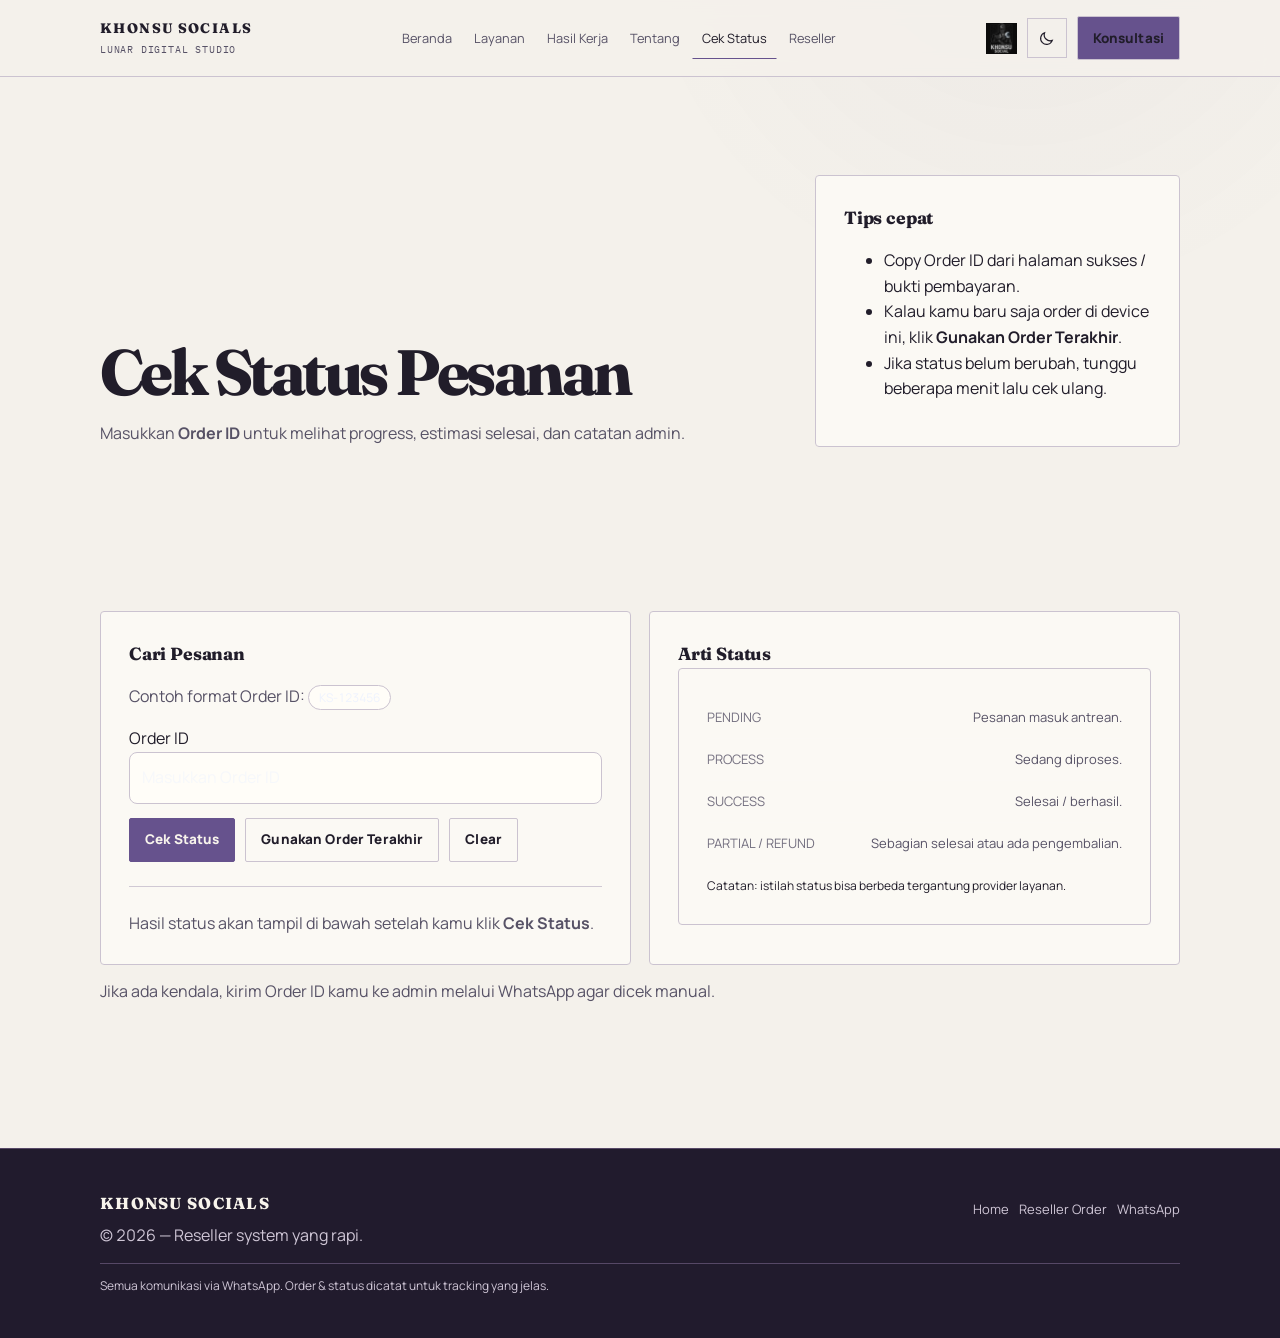
<file: pages/status.html>
<!doctype html>
<html lang="id">
<head>
  <meta charset="utf-8" />
  <meta name="viewport" content="width=device-width, initial-scale=1" />
  <script>try{var t=localStorage.getItem("lunar-theme");document.documentElement.dataset.theme=t==="light"||t==="dark"?t:matchMedia("(prefers-color-scheme: light)").matches?"light":"dark";}catch(_){document.documentElement.dataset.theme="dark";}</script>
  <title>Cek Status — Khonsu Socials</title>
<!-- API (WAJIB biar JS bisa baca endpoint tanpa localStorage) -->
  <meta name="khonsu-api" content="https://script.google.com/macros/s/AKfycbx7pUHlngyCkkYhP6FtbqeBexy0-dlE8jlyaiPBPCVFUFIGpEZdxR267Ohy3EPPVyf_/exec">

  <link rel="stylesheet" href="../assets/css/main.css" />
  <link rel="stylesheet" href="../assets/css/lunar.css?v=5" />
  <meta name="description" content="Cek status pesanan Khonsu Socials. Masukkan Order ID untuk melihat progress, estimasi selesai, dan catatan admin." />

  <style>
    /* tambahan kecil khusus history (main.css tidak punya style untuk list ini) */
    .status-history { margin: 0; padding-left: 18px; }
    .status-history li { margin: 8px 0; }
    .status-history li span {
      display:inline-block; min-width: 110px;
      opacity: .75;
      font-family: ui-monospace, SFMono-Regular, Menlo, Monaco, Consolas, "Liberation Mono", "Courier New", monospace;
      font-size: 12px;
    }
  </style>
</head>

<body class="theme--dark">
<header class="site-header">
    <div class="container">
      <nav class="nav" aria-label="Navigasi utama">
        <div class="nav__left">
          <div class="brand">
            <span class="brand__name">Khonsu Socials</span>
            <span class="brand__tag">Social Proof • Order • Reseller</span>
          </div>
        </div>

        <div class="nav__center">
          <a class="nav__link" href="../index.html">Home</a>
          <a class="nav__link" href="order.html">Order</a>
          <a class="nav__link" href="status.html">Cek Status</a>
          <a class="nav__link" href="reseller.html" aria-current="page">Reseller</a>
          <a class="nav__link" href="joki-tugas.html">Joki Tugas</a>
          <a class="nav__link" href="joki-skripsi.html">Joki Skripsi</a>
        </div>

        <div class="nav__right">
          <img class="nav__logo" src="../assets/images/brand/logo.png" alt="Logo Khonsu Socials" />
        </div>
      </nav>
    </div>
  </header>

<main>
  <section class="section section--page-hero">
    <div class="container page-hero">
      <div>
        <h1 class="page-hero__title">Cek Status Pesanan</h1>
        <p class="page-hero__subtitle">Masukkan <strong>Order ID</strong> untuk melihat progress, estimasi selesai, dan catatan admin.</p>
      </div>

      <div class="info-card">
        <div class="info-card__title">Tips cepat</div>
        <ul class="info-card__list">
          <li>Copy Order ID dari halaman sukses / bukti pembayaran.</li>
          <li>Kalau kamu baru saja order di device ini, klik <strong>Gunakan Order Terakhir</strong>.</li>
          <li>Jika status belum berubah, tunggu beberapa menit lalu cek ulang.</li>
        </ul>
      </div>
    </div>
  </section>

  <section class="section">
    <div class="container">
      <div class="grid grid--2">
        <div class="card">
          <h2 class="card__title">Cari Pesanan</h2>
          <p class="muted">Contoh format Order ID: <span class="code-pill">KS-123456</span></p>

          <form class="form" autocomplete="off">
            <div class="field">
              <label class="field__label" for="statusOrderId">Order ID</label>
              <input class="input" id="statusOrderId" name="order_id" placeholder="Masukkan Order ID" />
            </div>

            <div class="form__actions">
              <button type="button" class="btn btn--primary" id="btnFindOrder">Cek Status</button>
              <button type="button" class="btn btn--ghost" id="btnUseLast">Gunakan Order Terakhir</button>
              <button type="button" class="btn btn--ghost" id="btnClearAll">Clear</button>
            </div>

            <div class="notice" id="statusError" hidden></div>
            <div class="notice" id="clearOk" hidden></div>
          </form>

          <div class="divider"></div>
          <div id="statusEmptyHint" class="muted">
            Hasil status akan tampil di bawah setelah kamu klik <strong>Cek Status</strong>.
          </div>
        </div>

        <div class="card">
          <h2 class="card__title">Arti Status</h2>

          <div class="status-panel">
            <div class="status-row">
              <div class="status-row__k">PENDING</div>
              <div class="status-row__v muted">Pesanan masuk antrean.</div>
            </div>
            <div class="status-row">
              <div class="status-row__k">PROCESS</div>
              <div class="status-row__v muted">Sedang diproses.</div>
            </div>
            <div class="status-row">
              <div class="status-row__k">SUCCESS</div>
              <div class="status-row__v muted">Selesai / berhasil.</div>
            </div>
            <div class="status-row">
              <div class="status-row__k">PARTIAL / REFUND</div>
              <div class="status-row__v muted">Sebagian selesai atau ada pengembalian.</div>
            </div>

            <div class="status-footnote">
              Catatan: istilah status bisa berbeda tergantung provider layanan.
            </div>
          </div>
        </div>
      </div>

      <div class="status-panel" id="statusResultWrap" hidden style="margin-top:16px;">
        <div style="display:flex; align-items:flex-start; justify-content:space-between; gap:12px; margin-bottom:10px;">
          <div>
            <div style="font-weight:800; letter-spacing:.2px;">Detail Status</div>
            <div class="muted" id="uiSBrief">—</div>
          </div>
          <span class="badge" id="uiSStatus">—</span>
        </div>

        <div class="status-row">
          <div class="status-row__k">Order ID</div>
          <div class="status-row__v"><span class="code-pill" id="uiSOrderId">—</span></div>
        </div>

        <div class="status-row">
          <div class="status-row__k">Layanan</div>
          <div class="status-row__v" id="uiSService">—</div>
        </div>

        <div class="status-row">
          <div class="status-row__k">Nama Paket</div>
          <div class="status-row__v" id="uiSName">—</div>
        </div>

        <div class="status-row">
          <div class="status-row__k">Target / Username</div>
          <div class="status-row__v"><span class="code-pill" id="uiSAccount">—</span></div>
        </div>

        <div class="status-row">
          <div class="status-row__k">Terakhir Update</div>
          <div class="status-row__v" id="uiSUpdated">—</div>
        </div>

        <div class="status-row">
          <div class="status-row__k">Deadline</div>
          <div class="status-row__v" id="uiSDeadline">—</div>
        </div>

        <div class="status-row">
          <div class="status-row__k">Kontak Admin</div>
          <div class="status-row__v"><span class="code-pill" id="uiSWa">—</span></div>
        </div>

        <div class="status-actions">
          <a class="btn btn--primary" id="btnChatStatus" href="#" target="_blank" rel="noopener">Chat Admin</a>
          <a class="btn btn--ghost" id="btnChatStatus2" href="#" target="_blank" rel="noopener">Chat Admin (Backup)</a>
        </div>

        <div class="status-footnote" id="uiSNote"></div>

        <details style="margin-top:12px;">
          <summary class="muted" style="cursor:pointer;">Riwayat Update</summary>
          <div class="muted" id="uiSHistoryMeta" style="margin-top:10px;"></div>
          <ul class="status-history" id="uiSHistory" style="margin-top:10px;"></ul>
        </details>
      </div>

      <p class="muted" style="margin-top:14px;">
        Jika ada kendala, kirim Order ID kamu ke admin melalui WhatsApp agar dicek manual.
      </p>
    </div>
  </section>
</main>

<footer class="site-footer">
    <div class="container">
      <div class="footer">
        <div>
          <p class="footer__brand">Khonsu Socials</p>
          <p class="muted" style="margin:6px 0 0; line-height:1.6;">
            © <span id="year">2026</span> — Reseller system yang rapi.
          </p>
        </div>

        <div class="footer__right">
          <a class="footer__link" href="../index.html">Home</a>
          <a class="footer__link" href="reseller-order.html">Reseller Order</a>
          <a class="footer__link" href="https://wa.me/6281314604337" target="_blank" rel="noopener">WhatsApp</a>
        </div>
      </div>

      <div class="footer__bottom">
        <p class="muted" style="margin:0; line-height:1.7; font-size:12px;">
          Semua komunikasi via WhatsApp. Order & status dicatat untuk tracking yang jelas.
        </p>
      </div>
    </div>
  </footer>

<script src="../assets/js/main.js?v=5" defer></script>
</body>
</html>
</file>
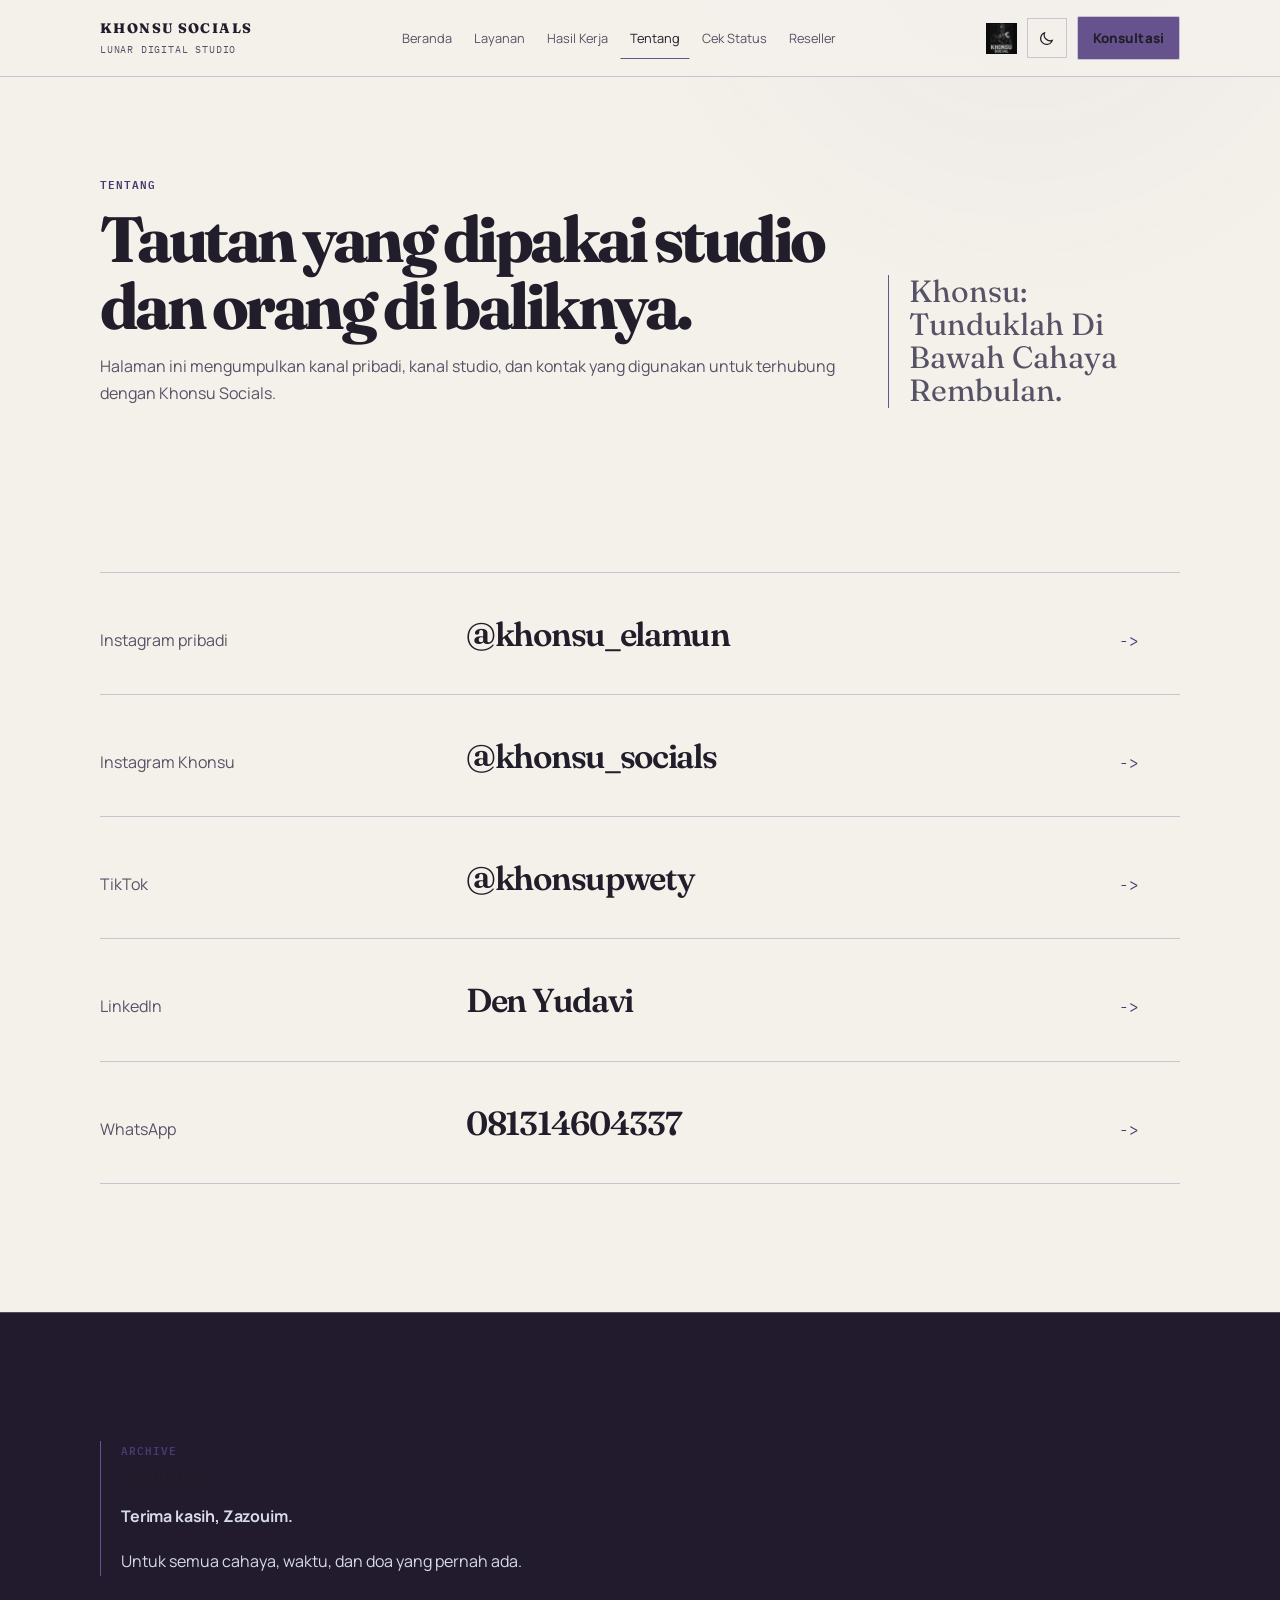
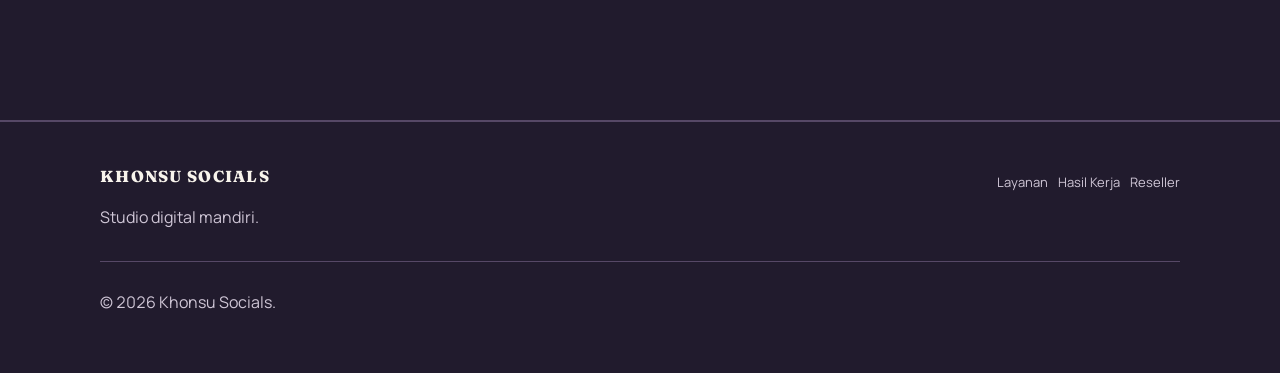
<file: pages/tentang.html>
<!DOCTYPE html>
<html lang="id">
<head>
  <meta charset="utf-8">
  <meta name="viewport" content="width=device-width, initial-scale=1">
  <script>try{var t=localStorage.getItem("lunar-theme");document.documentElement.dataset.theme=t==="light"||t==="dark"?t:matchMedia("(prefers-color-scheme: light)").matches?"light":"dark";}catch(_){document.documentElement.dataset.theme="dark";}</script>
  <meta name="theme-color" content="#0b0e16">
  <meta name="description" content="Tautan pribadi, studio, dan kontak Khonsu Socials.">
  <title>Tentang | Khonsu Socials</title>
  <link rel="stylesheet" href="../assets/css/main.css">
  <link rel="stylesheet" href="../assets/css/lunar.css?v=5">
</head>
<body class="theme--dark page-about">
  <a class="skip-link" href="#main">Lewati ke konten</a>
  <header class="site-header"><div class="container"><nav class="nav" aria-label="Navigasi utama"><div class="nav__left"><a class="brand" href="../index.html"><span class="brand__name">Khonsu Socials</span><span class="brand__tag">Lunar Digital Studio</span></a></div><div class="nav__center"></div><div class="nav__right"><img class="nav__logo" src="../assets/images/brand/logo.png" alt="Logo Khonsu Socials"></div></nav></div></header>
  <main id="main">
    <section class="section section--page-hero"><div class="container"><div class="page-hero page-hero--about"><div><p class="section-index">Tentang</p><h1 class="page-hero__title">Tautan yang dipakai studio dan orang di baliknya.</h1><p class="page-hero__subtitle">Halaman ini mengumpulkan kanal pribadi, kanal studio, dan kontak yang digunakan untuk terhubung dengan Khonsu Socials.</p></div><aside class="about-note"><p>Khonsu: Tunduklah Di Bawah Cahaya Rembulan.</p></aside></div></div></section>
    <section class="section"><div class="container"><div class="profile-links"><a class="profile-link" href="https://www.instagram.com/khonsu_elamun/" target="_blank" rel="noopener noreferrer"><span>Instagram pribadi</span><strong>@khonsu_elamun</strong><span aria-hidden="true">-&gt;</span></a><a class="profile-link" href="https://www.instagram.com/khonsu_socials/" target="_blank" rel="noopener noreferrer"><span>Instagram Khonsu</span><strong>@khonsu_socials</strong><span aria-hidden="true">-&gt;</span></a><a class="profile-link" href="https://www.tiktok.com/@khonsupwety" target="_blank" rel="noopener noreferrer"><span>TikTok</span><strong>@khonsupwety</strong><span aria-hidden="true">-&gt;</span></a><a class="profile-link" href="https://www.linkedin.com/in/den-yudavi/" target="_blank" rel="noopener noreferrer"><span>LinkedIn</span><strong>Den Yudavi</strong><span aria-hidden="true">-&gt;</span></a><a class="profile-link" href="https://wa.me/6281314604337" target="_blank" rel="noopener noreferrer"><span>WhatsApp</span><strong>081314604337</strong><span aria-hidden="true">-&gt;</span></a></div></div></section>
    <section class="section section--memorial" aria-label="Memorial"><div class="container"><div class="memorial"><p class="section-index">Archive</p><h2 class="memorial__title">Memorial</h2><div class="memorial__body"><p class="memorial__lead">Terima kasih, Zazouim.</p><p>Untuk semua cahaya, waktu, dan doa yang pernah ada.</p></div></div></div></section>
  </main>
  <footer class="site-footer"><div class="container"><div class="footer"><div><p class="footer__brand">Khonsu Socials</p><p class="muted">Studio digital mandiri.</p></div><div class="footer__right"><a class="footer__link" href="layanan.html">Layanan</a><a class="footer__link" href="hasil-kerja.html">Hasil Kerja</a><a class="footer__link" href="reseller.html">Reseller</a></div></div><div class="footer__bottom"><p class="muted">&copy; <span id="year"></span> Khonsu Socials.</p></div></div></footer>
  <script src="../assets/js/main.js?v=5" defer></script>
</body>
</html>
</file>
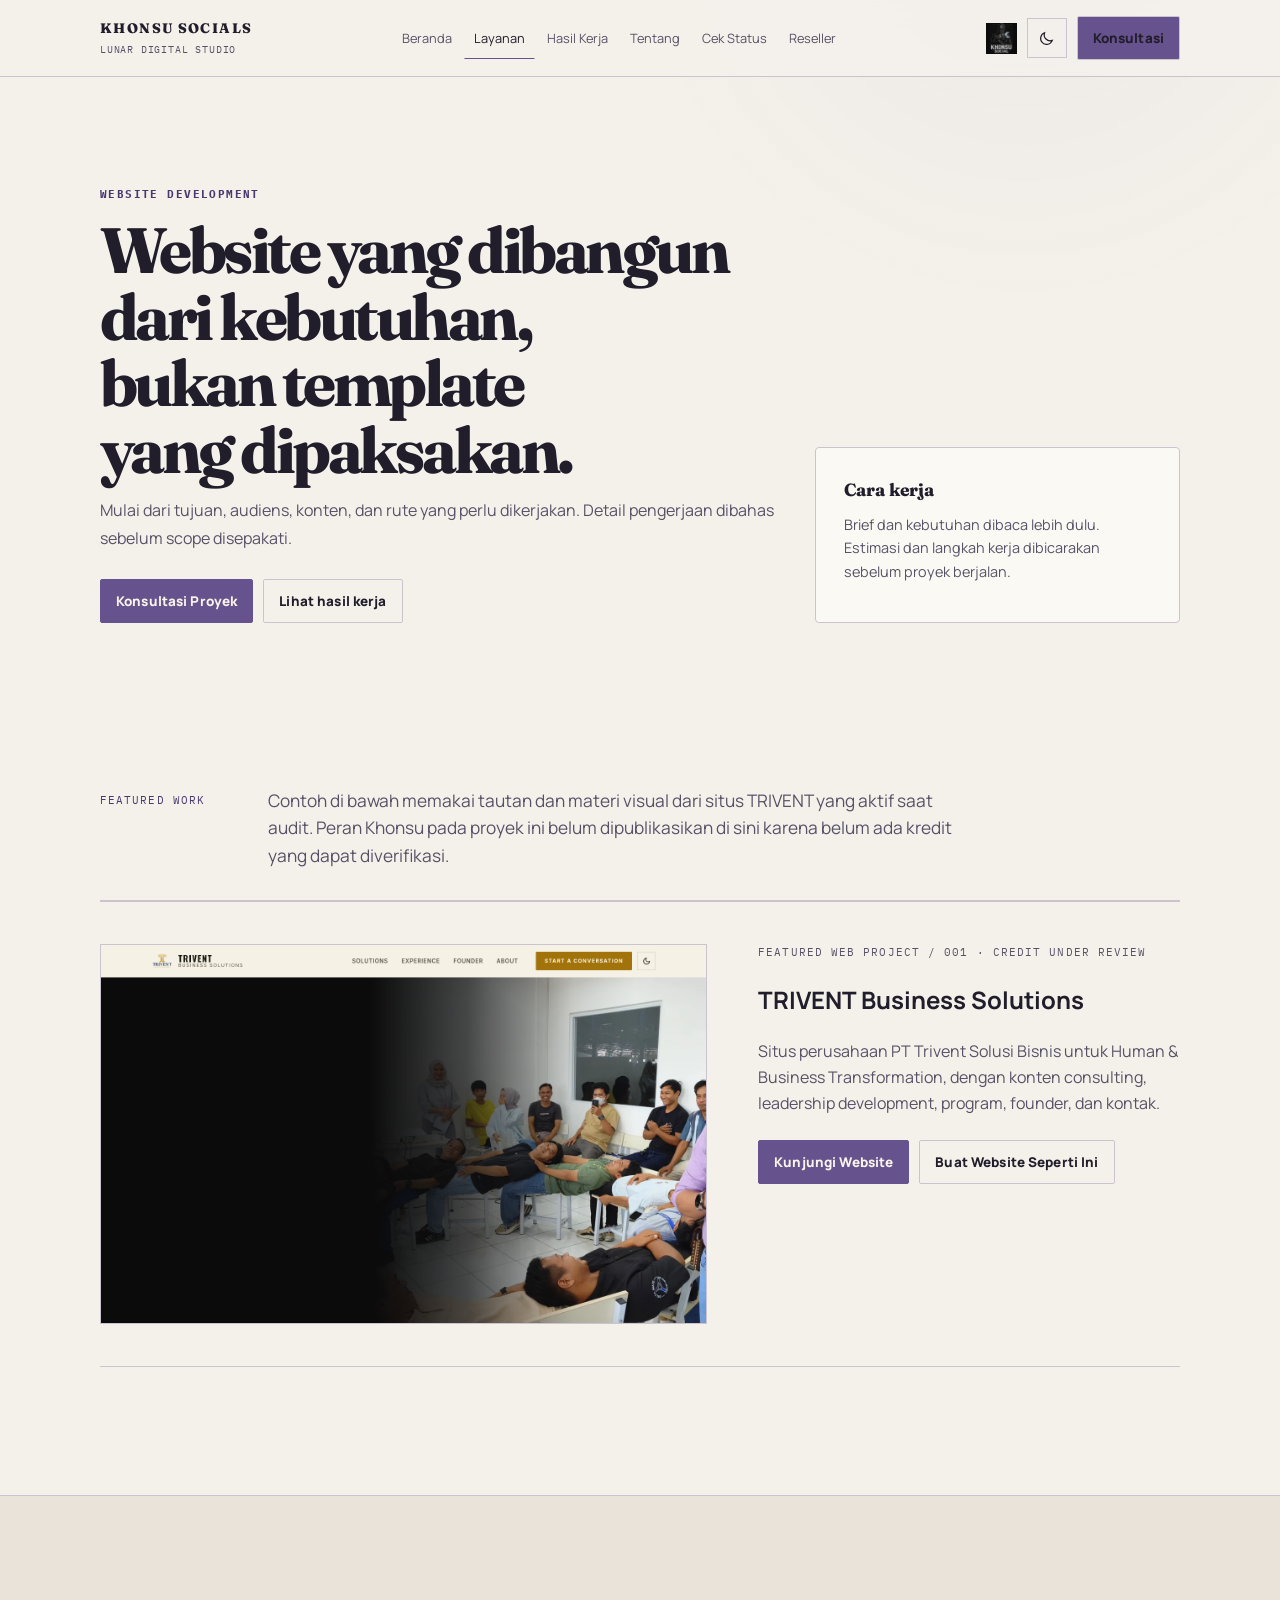
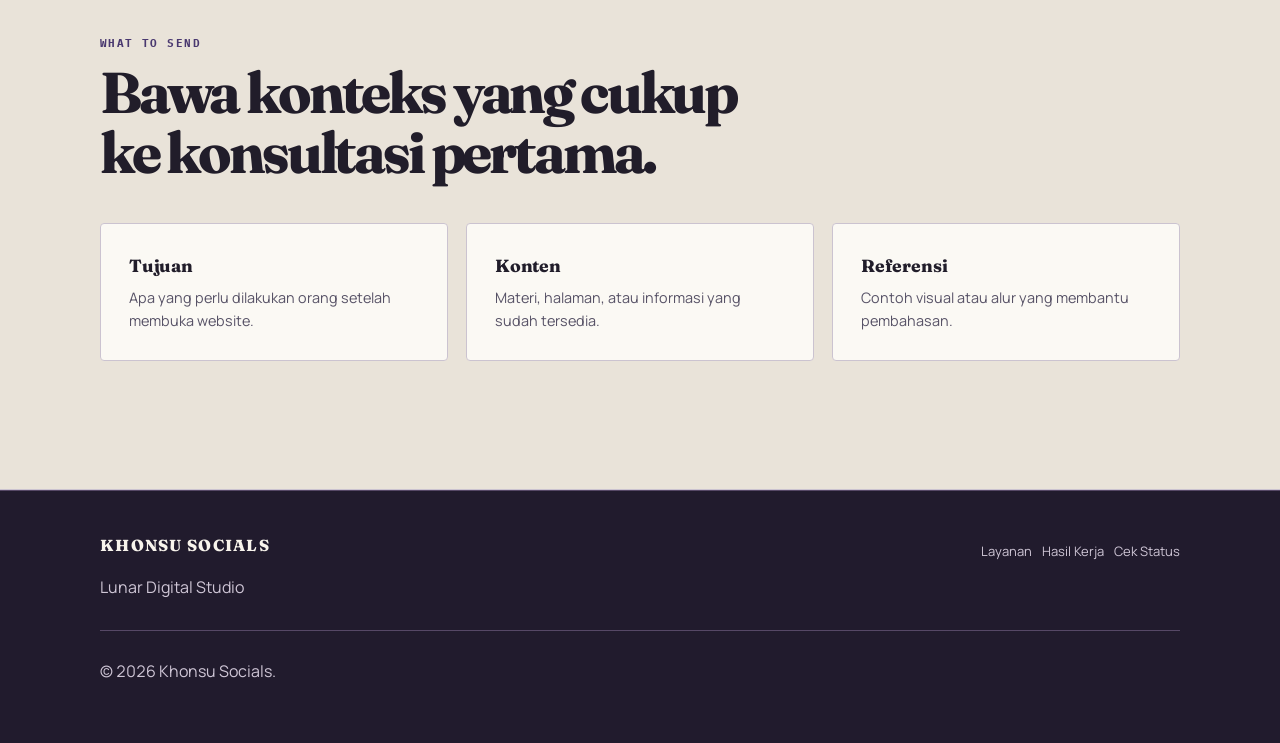
<file: pages/website-development.html>
<!DOCTYPE html>
<html lang="id">
<head>
  <meta charset="utf-8">
  <meta name="viewport" content="width=device-width, initial-scale=1">
  <script>try{var t=localStorage.getItem("lunar-theme");document.documentElement.dataset.theme=t==="light"||t==="dark"?t:matchMedia("(prefers-color-scheme: light)").matches?"light":"dark";}catch(_){document.documentElement.dataset.theme="dark";}</script>
  <meta name="description" content="Website Development dari Khonsu Socials untuk company profile, portfolio, landing page, dan kebutuhan website custom.">
  <meta name="theme-color" content="#0b0e16">
  <title>Website Development | Khonsu Socials</title>
  <link rel="stylesheet" href="../assets/css/main.css">
  <link rel="stylesheet" href="../assets/css/lunar.css?v=5">
</head>
<body class="theme--dark">
  <a class="skip-link" href="#main">Lewati ke konten</a>
  <header class="site-header"><div class="container"><nav class="nav" aria-label="Navigasi utama"><div class="nav__left"><a class="brand" href="../index.html"><span class="brand__name">Khonsu Socials</span><span class="brand__tag">Lunar Digital Studio</span></a></div><div class="nav__center"></div><div class="nav__right"><img class="nav__logo" src="../assets/images/brand/logo.png" alt="Logo Khonsu Socials"></div></nav></div></header>
  <main id="main">
    <section class="section section--page-hero"><div class="container"><div class="page-hero"><div><p class="eyebrow">Website development</p><h1 class="page-hero__title">Website yang dibangun dari kebutuhan, bukan template yang dipaksakan.</h1><p class="page-hero__subtitle">Mulai dari tujuan, audiens, konten, dan rute yang perlu dikerjakan. Detail pengerjaan dibahas sebelum scope disepakati.</p><div class="hero__cta"><a class="btn btn--primary" href="https://wa.me/6281314604337?text=Halo%20Khonsu%20Socials%2C%20saya%20ingin%20konsultasi%20website.%0A%0AJenis%20website%3A%0ATujuan%3A%0AReferensi%3A%0ATenggat%3A" target="_blank" rel="noopener noreferrer">Konsultasi Proyek</a><a class="btn btn--outline" href="hasil-kerja.html">Lihat hasil kerja</a></div></div><aside class="notice"><h2 class="notice__title">Cara kerja</h2><p class="notice__text">Brief dan kebutuhan dibaca lebih dulu. Estimasi dan langkah kerja dibicarakan sebelum proyek berjalan.</p></aside></div></div></section>
    <section class="section"><div class="container"><div class="page-intro"><span class="page-intro__label">Featured work</span><p>Contoh di bawah memakai tautan dan materi visual dari situs TRIVENT yang aktif saat audit. Peran Khonsu pada proyek ini belum dipublikasikan di sini karena belum ada kredit yang dapat diverifikasi.</p></div>
      <article class="featured-work"><figure class="featured-work__media"><img src="../assets/images/portfolio/trivent/trivent-desktop.png" width="1440" height="900" loading="eager" decoding="async" alt="Tampilan desktop situs TRIVENT Business Solutions dengan navigasi dan foto kegiatan"></figure><div><p class="featured-work__meta">Featured web project / 001 · Credit under review</p><h2>TRIVENT Business Solutions</h2><p>Situs perusahaan PT Trivent Solusi Bisnis untuk Human &amp; Business Transformation, dengan konten consulting, leadership development, program, founder, dan kontak.</p><div class="featured-work__actions"><a class="btn btn--primary" href="https://trivent-web-alpha.vercel.app/" target="_blank" rel="noopener noreferrer">Kunjungi Website</a><a class="btn btn--outline" href="https://wa.me/6281314604337?text=Halo%20Khonsu%20Socials%2C%20saya%20ingin%20buat%20website%20seperti%20referensi%20TRIVENT.%0A%0ATujuan%3A%0ATenggat%3A" target="_blank" rel="noopener noreferrer">Buat Website Seperti Ini</a></div></div></article>
    </div></section>
    <section class="section section--alt"><div class="container"><div class="section-head"><p class="eyebrow">What to send</p><h2 class="section-title">Bawa konteks yang cukup ke konsultasi pertama.</h2></div><div class="grid grid--3"><article class="card"><h3 class="card__title">Tujuan</h3><p class="card__sub">Apa yang perlu dilakukan orang setelah membuka website.</p></article><article class="card"><h3 class="card__title">Konten</h3><p class="card__sub">Materi, halaman, atau informasi yang sudah tersedia.</p></article><article class="card"><h3 class="card__title">Referensi</h3><p class="card__sub">Contoh visual atau alur yang membantu pembahasan.</p></article></div></div></section>
  </main>
  <footer class="site-footer"><div class="container"><div class="footer"><div><p class="footer__brand">Khonsu Socials</p><p class="muted">Lunar Digital Studio</p></div><div class="footer__right"><a class="footer__link" href="layanan.html">Layanan</a><a class="footer__link" href="hasil-kerja.html">Hasil Kerja</a><a class="footer__link" href="status.html">Cek Status</a></div></div><div class="footer__bottom"><p class="muted">&copy; <span id="year"></span> Khonsu Socials.</p></div></div></footer>
  <script src="../assets/js/main.js?v=5" defer></script>
</body>
</html>
</file>
<file: assets/css/main.css>
/* =========================================================
   Khonsu Socials — main.css
   FASE 3: INTERAKSI UI (TANPA BACKEND)
   Tambahan permanen:
   - Style selected/active card (highlight)
   - Style modal gallery (portfolio/joki)
   - Style helper .is-pressed (micro click)
   Tetap:
   - Fase 4 (simulasi order) belum.
   - Fase 5 (Apps Script) belum.
========================================================= */

/* -------------------------
   CSS Reset (ringan)
------------------------- */
*,
*::before,
*::after { box-sizing: border-box; }

html { -webkit-text-size-adjust: 100%; scroll-behavior: smooth; }
body { margin: 0; }

img, svg, video, canvas { max-width: 100%; height: auto; display: block; }

input, button, textarea, select { font: inherit; color: inherit; }
button { background: none; border: none; padding: 0; cursor: pointer; }

a { color: inherit; text-decoration: none; }
a:hover { text-decoration: none; }

:focus { outline: none; }
:focus-visible { outline: 2px solid rgba(170, 210, 255, 0.9); outline-offset: 2px; }

/* -------------------------
   Theme Variables
------------------------- */
:root{
  --bg: #0b0f17;
  --bg-2: #0f1623;
  --panel: #111a2a;
  --panel-2: #0f1726;
  --text: #eaf0ff;
  --muted: rgba(234, 240, 255, 0.68);
  --muted-2: rgba(234, 240, 255, 0.45);
  --border: rgba(234, 240, 255, 0.12);

  --accent: #7cc7ff;
  --accent-2: #b38cff;

  --success: #61e6b1;
  --warning: #ffd27a;

  --radius: 18px;
  --radius-sm: 12px;
  --shadow: 0 18px 45px rgba(0,0,0,0.45);

  --container: 1120px;

  --gap: 16px;
  --gap-lg: 22px;

  --pad-section: 56px;
  --pad-card: 18px;

  --font: ui-sans-serif, system-ui, -apple-system, Segoe UI, Roboto, Arial, "Noto Sans", "Helvetica Neue", sans-serif;

  /* Motion tokens */
  --ease: cubic-bezier(.2,.8,.2,1);
  --ease-soft: cubic-bezier(.16, 1, .3, 1);
  --dur-1: 120ms;
  --dur-2: 220ms;
  --dur-3: 520ms;

  --lift-shadow: 0 22px 60px rgba(0,0,0,0.50);
  --glow-strong: 0 14px 55px rgba(124,199,255,0.12);

  /* Phase 3 selection tokens */
  --sel-border: rgba(124,199,255,0.45);
  --sel-bg: rgba(124,199,255,0.08);
  --sel-pill-bg: rgba(124,199,255,0.10);
  --sel-pill-border: rgba(124,199,255,0.35);
}

.theme--dark{
  background: radial-gradient(1200px 700px at 10% 0%, rgba(124,199,255,0.12), rgba(0,0,0,0) 60%),
              radial-gradient(900px 600px at 95% 20%, rgba(179,140,255,0.10), rgba(0,0,0,0) 65%),
              linear-gradient(180deg, var(--bg), var(--bg-2));
  color: var(--text);
  font-family: var(--font);
}

/* -------------------------
   Layout Helpers
------------------------- */
.container{
  width: 100%;
  max-width: var(--container);
  margin: 0 auto;
  padding: 0 18px;
}

.section{
  padding: var(--pad-section) 0;
}

.section--alt{
  background: linear-gradient(180deg, rgba(255,255,255,0.02), rgba(255,255,255,0.00));
  border-top: 1px solid rgba(255,255,255,0.03);
  border-bottom: 1px solid rgba(255,255,255,0.03);
}

.section--hero{
  padding: 64px 0 48px;
}

.section--page-hero{
  padding: 50px 0 34px;
}

.section-title{
  margin: 0 0 6px;
  font-size: 26px;
  letter-spacing: -0.02em;
}

.section-desc{
  margin: 0;
  color: var(--muted);
  line-height: 1.6;
}

.section-head{
  margin: 0 0 18px;
}

.divider{
  height: 1px;
  background: var(--border);
  margin: 24px 0;
}

.divider--xl{
  margin: 34px 0;
}

.muted{ color: var(--muted); }
.code-pill{
  display: inline-flex;
  align-items: center;
  padding: 2px 10px;
  border: 1px solid var(--border);
  border-radius: 999px;
  background: rgba(255,255,255,0.03);
  color: rgba(234,240,255,0.82);
  font-size: 12px;
}

/* -------------------------
   Reveal (scroll)
------------------------- */
.reveal{
  opacity: 0;
  transform: translateY(14px);
  filter: blur(2px);
  transition:
    opacity var(--dur-3) var(--ease-soft),
    transform calc(var(--dur-3) + 120ms) var(--ease-soft),
    filter calc(var(--dur-3) + 120ms) var(--ease-soft);
  will-change: opacity, transform, filter;
}
.reveal.is-in{
  opacity: 1;
  transform: none;
  filter: none;
}
.reveal--fast{
  transition-duration: 360ms;
}

/* -------------------------
   Skip Link
------------------------- */
.skip-link{
  position: absolute;
  left: 12px;
  top: 12px;
  padding: 10px 12px;
  border-radius: 10px;
  border: 1px solid var(--border);
  background: rgba(10,14,22,0.92);
  transform: translateY(-140%);
  z-index: 9999;
  transition: transform var(--dur-2) var(--ease);
}
.skip-link:focus-visible{ transform: translateY(0); }

/* -------------------------
   Header / Nav
------------------------- */
.site-header{
  position: sticky;
  top: 0;
  z-index: 40;
  backdrop-filter: blur(10px);
  background: rgba(11,15,23,0.75);
  border-bottom: 1px solid rgba(255,255,255,0.06);
}

.nav{
  display: flex;
  align-items: center;
  justify-content: space-between;
  gap: 14px;
  padding: 14px 0;
}

.nav__left{ display: flex; align-items: center; gap: 12px; }
.nav__center{
  display: flex;
  align-items: center;
  justify-content: center;
  gap: 10px;
  flex-wrap: wrap;
}
.nav__right{ display: flex; align-items: center; justify-content: flex-end; }

.brand{
  display: inline-flex;
  flex-direction: column;
  gap: 2px;
}
.brand__name{
  font-weight: 700;
  letter-spacing: -0.02em;
}
.brand__tag{
  font-size: 12px;
  color: var(--muted);
}

.nav__link{
  font-size: 13px;
  padding: 8px 10px;
  border-radius: 10px;
  border: 1px solid transparent;
  color: rgba(234,240,255,0.86);
  transition:
    transform var(--dur-2) var(--ease),
    background var(--dur-2) var(--ease),
    border-color var(--dur-2) var(--ease),
    color var(--dur-2) var(--ease);
}
.nav__link[aria-current="page"]{
  border-color: var(--border);
  background: rgba(255,255,255,0.03);
  color: rgba(234,240,255,0.98);
}

@media (hover:hover){
  .nav__link:hover{
    transform: translateY(-1px);
    border-color: rgba(124,199,255,0.18);
    background: rgba(124,199,255,0.06);
    color: rgba(234,240,255,0.98);
  }
}
.nav__link:active{ transform: translateY(0) scale(0.985); }

.nav__logo{
  width: 38px;
  height: 38px;
  object-fit: contain;
  border-radius: 12px;
  border: 1px solid rgba(255,255,255,0.08);
  background: rgba(255,255,255,0.02);
  padding: 6px;
  transition:
    transform var(--dur-2) var(--ease),
    box-shadow var(--dur-2) var(--ease),
    border-color var(--dur-2) var(--ease);
}
@media (hover:hover){
  .nav__logo:hover{
    transform: translateY(-1px) scale(1.02);
    border-color: rgba(124,199,255,0.22);
    box-shadow: var(--glow-strong);
  }
}

/* -------------------------
   Hero
------------------------- */
.badge{
  display: inline-flex;
  align-items: center;
  gap: 8px;
  padding: 6px 12px;
  border-radius: 999px;
  border: 1px solid rgba(255,255,255,0.10);
  background: rgba(255,255,255,0.03);
  font-size: 12px;
  color: rgba(234,240,255,0.88);
}

.hero{
  display: grid;
  grid-template-columns: 1.15fr 0.85fr;
  gap: var(--gap-lg);
  align-items: center;
}

.hero__title{
  margin: 12px 0 10px;
  font-size: 40px;
  letter-spacing: -0.03em;
  line-height: 1.08;
}
.hero__subtitle{
  margin: 0;
  color: var(--muted);
  line-height: 1.7;
  font-size: 15px;
}

.hero__cta{
  display: flex;
  flex-wrap: wrap;
  gap: 10px;
  margin-top: 18px;
}

.hero__meta{
  display: grid;
  grid-template-columns: repeat(3, minmax(0,1fr));
  gap: 10px;
  margin-top: 18px;
}

.meta-card{
  border: 1px solid var(--border);
  background: rgba(255,255,255,0.02);
  border-radius: 14px;
  padding: 12px 12px;
  transition:
    transform var(--dur-2) var(--ease),
    border-color var(--dur-2) var(--ease),
    box-shadow var(--dur-2) var(--ease),
    background var(--dur-2) var(--ease);
}
@media (hover:hover){
  .meta-card:hover{
    transform: translateY(-2px);
    border-color: rgba(124,199,255,0.18);
    background: rgba(124,199,255,0.05);
    box-shadow: 0 18px 55px rgba(0,0,0,0.42);
  }
}

.meta-card__label{
  display: block;
  font-size: 12px;
  color: var(--muted);
  margin-bottom: 4px;
}
.meta-card__value{
  font-size: 13px;
  color: rgba(234,240,255,0.92);
}

.hero__visual{
  display: flex;
  justify-content: flex-end;
}

/* Visual panel */
.glass-panel{
  width: 100%;
  border-radius: 22px;
  border: 1px solid rgba(255,255,255,0.10);
  background: linear-gradient(180deg, rgba(255,255,255,0.05), rgba(255,255,255,0.02));
  box-shadow: var(--shadow);
  overflow: hidden;
  transition:
    transform var(--dur-3) var(--ease-soft),
    box-shadow var(--dur-3) var(--ease-soft),
    border-color var(--dur-3) var(--ease-soft);
}
@media (hover:hover){
  .glass-panel:hover{
    transform: translateY(-3px);
    border-color: rgba(179,140,255,0.18);
    box-shadow: 0 26px 70px rgba(0,0,0,0.55);
  }
}

.glass-panel__header{
  display: flex;
  gap: 8px;
  padding: 14px 14px;
  border-bottom: 1px solid rgba(255,255,255,0.08);
}
.dot{
  width: 10px;
  height: 10px;
  border-radius: 999px;
  border: 1px solid rgba(255,255,255,0.14);
  background: rgba(255,255,255,0.06);
}
.dot--a{ background: rgba(255,120,120,0.25); }
.dot--b{ background: rgba(255,210,122,0.25); }
.dot--c{ background: rgba(97,230,177,0.25); }

.glass-panel__body{ padding: 18px; }

.moon-card{
  width: 140px;
  height: 140px;
  margin: 4px auto 14px;
  position: relative;
}
.moon-card__ring{
  position: absolute;
  inset: 0;
  border-radius: 999px;
  border: 1px solid rgba(124,199,255,0.28);
  background: radial-gradient(circle at 30% 30%, rgba(124,199,255,0.10), rgba(0,0,0,0) 55%),
              radial-gradient(circle at 70% 70%, rgba(179,140,255,0.10), rgba(0,0,0,0) 55%);
  animation: moonBreath 4.8s ease-in-out infinite;
}
.moon-card__core{
  position: absolute;
  inset: 16px;
  border-radius: 999px;
  border: 1px solid rgba(255,255,255,0.12);
  background: radial-gradient(circle at 35% 35%, rgba(255,255,255,0.10), rgba(255,255,255,0.03) 55%, rgba(0,0,0,0) 70%);
  animation: moonBreath 5.4s ease-in-out infinite;
}

@keyframes moonBreath{
  0%, 100% { transform: scale(1); filter: saturate(1); opacity: 1; }
  50% { transform: scale(1.015); filter: saturate(1.05); opacity: 0.96; }
}

.stat-grid{
  display: grid;
  grid-template-columns: repeat(2, minmax(0,1fr));
  gap: 10px;
}
.stat{
  border: 1px solid rgba(255,255,255,0.10);
  background: rgba(255,255,255,0.02);
  border-radius: 14px;
  padding: 12px 12px;
  transition:
    transform var(--dur-2) var(--ease),
    border-color var(--dur-2) var(--ease),
    box-shadow var(--dur-2) var(--ease),
    background var(--dur-2) var(--ease);
}
@media (hover:hover){
  .stat:hover{
    transform: translateY(-2px);
    border-color: rgba(124,199,255,0.18);
    background: rgba(124,199,255,0.05);
    box-shadow: 0 18px 55px rgba(0,0,0,0.42);
  }
}

.stat__k{
  display: block;
  font-size: 12px;
  color: var(--muted);
  margin-bottom: 4px;
}
.stat__v{
  display: block;
  font-size: 13px;
  color: rgba(234,240,255,0.92);
}

.micro-note{
  margin: 12px 0 0;
  font-size: 12px;
  color: var(--muted);
  line-height: 1.6;
  text-align: center;
}

/* -------------------------
   Page Hero (inner pages)
------------------------- */
.page-hero{
  display: grid;
  grid-template-columns: 1.2fr 0.8fr;
  gap: var(--gap-lg);
  align-items: start;
}

.page-hero__title{
  margin: 10px 0 10px;
  font-size: 34px;
  letter-spacing: -0.03em;
  line-height: 1.12;
}
.page-hero__subtitle{
  margin: 0;
  color: var(--muted);
  line-height: 1.7;
}

.page-hero__content .hero__cta{ margin-top: 16px; }

/* -------------------------
   Grid System
------------------------- */
.grid{ display: grid; gap: var(--gap); }

.grid--cards{ grid-template-columns: repeat(3, minmax(0, 1fr)); }
.grid--2{ grid-template-columns: repeat(2, minmax(0, 1fr)); }
.grid--3{ grid-template-columns: repeat(3, minmax(0, 1fr)); }

/* -------------------------
   Card Base + Motion
------------------------- */
.card,
.info-card,
.select-card{
  border: 1px solid var(--border);
  background: rgba(255,255,255,0.02);
  border-radius: var(--radius);
  padding: var(--pad-card);
  transition:
    transform var(--dur-2) var(--ease),
    box-shadow var(--dur-3) var(--ease-soft),
    border-color var(--dur-2) var(--ease),
    background var(--dur-2) var(--ease);
  will-change: transform;
}

@media (hover:hover){
  .card:hover,
  .info-card:hover,
  .select-card:hover{
    transform: translateY(-4px);
    border-color: rgba(124,199,255,0.22);
    background: rgba(124,199,255,0.04);
    box-shadow: var(--lift-shadow);
  }
}
.card:active,
.info-card:active,
.select-card:active{
  transform: translateY(-1px) scale(0.988);
}

/* Phase 3: pressed helper (JS adds .is-pressed on click) */
.is-pressed{ transform: translateY(0) scale(0.985) !important; }

/* Phase 3: selected state */
.select-card.is-selected,
.card.is-selected{
  border-color: var(--sel-border) !important;
  background: var(--sel-bg) !important;
  box-shadow: var(--lift-shadow) !important;
}
.select-card.is-selected .pill,
.card.is-selected .pill{
  border-color: var(--sel-pill-border) !important;
  background: var(--sel-pill-bg) !important;
}

.card__head,
.info-card__head{ margin-bottom: 12px; }

.card__title{
  margin: 0;
  font-size: 18px;
  letter-spacing: -0.01em;
}
.card__sub{
  margin: 6px 0 0;
  color: var(--muted);
  line-height: 1.6;
  font-size: 13px;
}

.card__list{
  margin: 12px 0 0;
  padding-left: 18px;
  color: rgba(234,240,255,0.86);
  line-height: 1.7;
  font-size: 13px;
}
.card__list li{ margin: 6px 0; }

.card__foot{
  display: flex;
  gap: 10px;
  flex-wrap: wrap;
  align-items: center;
  margin-top: 14px;
}
.card--portfolio .card__foot{ margin-top: 16px; }

.select-card{ cursor: pointer; }
.select-card__title{
  margin: 0;
  font-size: 18px;
  letter-spacing: -0.01em;
}
.select-card__sub{
  margin: 6px 0 0;
  color: var(--muted);
  line-height: 1.6;
  font-size: 13px;
}
.select-card__list{
  margin: 12px 0 0;
  padding-left: 18px;
  color: rgba(234,240,255,0.86);
  line-height: 1.7;
  font-size: 13px;
}
.select-card__list li{ margin: 6px 0; }
.select-card__foot{
  display: flex;
  justify-content: space-between;
  align-items: center;
  gap: 10px;
  margin-top: 14px;
}

/* -------------------------
   Pills / Chips
------------------------- */
.pill{
  display: inline-flex;
  align-items: center;
  padding: 6px 10px;
  border-radius: 999px;
  border: 1px solid rgba(255,255,255,0.10);
  background: rgba(255,255,255,0.03);
  font-size: 12px;
  color: rgba(234,240,255,0.86);
  transition:
    transform var(--dur-2) var(--ease),
    background var(--dur-2) var(--ease),
    border-color var(--dur-2) var(--ease);
}
.pill--ghost{ background: rgba(0,0,0,0); color: rgba(234,240,255,0.78); }

.chip{
  display: inline-flex;
  align-items: center;
  padding: 6px 10px;
  border-radius: 999px;
  font-size: 12px;
  border: 1px solid rgba(255,255,255,0.10);
  background: rgba(255,255,255,0.03);
  transition:
    transform var(--dur-2) var(--ease),
    background var(--dur-2) var(--ease),
    border-color var(--dur-2) var(--ease);
}
.chip--muted{ color: rgba(234,240,255,0.78); }

/* -------------------------
   Buttons (hover/click)
------------------------- */
.btn{
  display: inline-flex;
  align-items: center;
  justify-content: center;
  gap: 10px;
  padding: 11px 14px;
  border-radius: 14px;
  border: 1px solid rgba(255,255,255,0.12);
  background: rgba(255,255,255,0.03);
  color: rgba(234,240,255,0.92);
  font-size: 14px;
  line-height: 1;
  white-space: nowrap;
  user-select: none;
  transition:
    transform var(--dur-1) var(--ease),
    box-shadow var(--dur-2) var(--ease),
    border-color var(--dur-2) var(--ease),
    background var(--dur-2) var(--ease),
    color var(--dur-2) var(--ease);
}

.btn--sm{
  padding: 9px 12px;
  border-radius: 12px;
  font-size: 13px;
}

.btn--primary{
  background: linear-gradient(180deg, rgba(124,199,255,0.20), rgba(124,199,255,0.10));
  border-color: rgba(124,199,255,0.35);
  color: rgba(234,240,255,0.98);
}

.btn--outline{ background: rgba(0,0,0,0); border-color: rgba(234,240,255,0.18); }
.btn--ghost{ background: rgba(0,0,0,0); border-color: rgba(255,255,255,0.08); color: rgba(234,240,255,0.86); }

@media (hover:hover){
  .btn:hover{
    transform: translateY(-2px);
    box-shadow: 0 18px 55px rgba(0,0,0,0.45);
    border-color: rgba(124,199,255,0.22);
  }
  .btn--primary:hover{
    box-shadow: var(--glow-strong);
    border-color: rgba(124,199,255,0.45);
    background: linear-gradient(180deg, rgba(124,199,255,0.24), rgba(124,199,255,0.12));
  }
  .btn--outline:hover{
    background: rgba(124,199,255,0.05);
    border-color: rgba(124,199,255,0.24);
  }
  .btn--ghost:hover{
    background: rgba(255,255,255,0.03);
    border-color: rgba(255,255,255,0.12);
  }
}
.btn:active{ transform: translateY(0) scale(0.985); }

/* -------------------------
   Notice / Callout
------------------------- */
.notice{
  border-radius: var(--radius);
  border: 1px solid rgba(255,255,255,0.10);
  background: rgba(255,255,255,0.02);
  padding: 16px;
  transition:
    transform var(--dur-2) var(--ease),
    border-color var(--dur-2) var(--ease),
    box-shadow var(--dur-3) var(--ease-soft),
    background var(--dur-2) var(--ease);
}
@media (hover:hover){
  .notice:hover{
    transform: translateY(-3px);
    border-color: rgba(179,140,255,0.18);
    box-shadow: 0 22px 60px rgba(0,0,0,0.48);
    background: rgba(179,140,255,0.05);
  }
}

.notice__title{
  margin: 0 0 8px;
  font-size: 16px;
  letter-spacing: -0.01em;
}
.notice__text{
  margin: 0 0 10px;
  color: var(--muted);
  line-height: 1.65;
  font-size: 13px;
}
.notice__list{
  margin: 0;
  padding-left: 18px;
  color: rgba(234,240,255,0.86);
  line-height: 1.7;
  font-size: 13px;
}
.notice__list li{ margin: 6px 0; }

.notice__actions{
  display: flex;
  gap: 10px;
  flex-wrap: wrap;
  margin-top: 12px;
}

.callout{
  display: flex;
  justify-content: space-between;
  align-items: center;
  gap: 14px;
  border-radius: var(--radius);
  border: 1px solid rgba(255,255,255,0.10);
  background: linear-gradient(180deg, rgba(179,140,255,0.10), rgba(255,255,255,0.02));
  padding: 16px;
  transition:
    transform var(--dur-2) var(--ease),
    box-shadow var(--dur-3) var(--ease-soft),
    border-color var(--dur-2) var(--ease);
}
@media (hover:hover){
  .callout:hover{
    transform: translateY(-3px);
    border-color: rgba(179,140,255,0.22);
    box-shadow: 0 24px 66px rgba(0,0,0,0.52);
  }
}
.callout__title{
  margin: 0 0 6px;
  font-size: 18px;
  letter-spacing: -0.01em;
}
.callout__text{ margin: 0; line-height: 1.6; }
.callout__actions{
  display: flex;
  gap: 10px;
  flex-wrap: wrap;
  align-items: center;
}

/* -------------------------
   Info Card (Education)
------------------------- */
.info-card__title{
  margin: 0 0 10px;
  font-size: 18px;
  letter-spacing: -0.01em;
}

.info-card__steps,
.info-card__bullets{
  margin: 0;
  padding-left: 18px;
  color: rgba(234,240,255,0.90);
  line-height: 1.7;
  font-size: 13px;
}
.info-card__steps li,
.info-card__bullets li{ margin: 8px 0; }

.info-card__actions{
  margin-top: 12px;
  display: flex;
  gap: 10px;
  flex-wrap: wrap;
}

/* -------------------------
   Preview / Thumbnails
------------------------- */
.preview{
  margin-top: 18px;
  border: 1px solid rgba(255,255,255,0.08);
  background: rgba(255,255,255,0.02);
  border-radius: var(--radius);
  padding: 16px;
  transition:
    transform var(--dur-2) var(--ease),
    box-shadow var(--dur-3) var(--ease-soft),
    border-color var(--dur-2) var(--ease);
}
@media (hover:hover){
  .preview:hover{
    transform: translateY(-3px);
    border-color: rgba(124,199,255,0.18);
    box-shadow: 0 22px 60px rgba(0,0,0,0.48);
  }
}

.preview__head{ margin-bottom: 14px; }
.preview__title{ margin: 0 0 6px; font-size: 18px; }
.preview__desc{ margin: 0; color: var(--muted); line-height: 1.6; font-size: 13px; }
.preview__note{ margin: 12px 0 0; }

.thumb{
  border: 1px solid rgba(255,255,255,0.10);
  background: rgba(255,255,255,0.02);
  border-radius: 16px;
  overflow: hidden;
  transition:
    transform var(--dur-2) var(--ease),
    box-shadow var(--dur-3) var(--ease-soft),
    border-color var(--dur-2) var(--ease);
}
.thumb img{
  width: 100%;
  height: 220px;
  object-fit: cover;
  display: block;
  transition: transform var(--dur-3) var(--ease-soft);
}
@media (hover:hover){
  .thumb:hover{
    transform: translateY(-4px);
    border-color: rgba(124,199,255,0.20);
    box-shadow: 0 24px 66px rgba(0,0,0,0.52);
  }
  .thumb:hover img{ transform: scale(1.04); }
}
.thumb:active{ transform: translateY(-1px) scale(0.992); }
.thumb__cap{
  padding: 10px 12px;
  font-size: 12px;
  color: rgba(234,240,255,0.80);
  border-top: 1px solid rgba(255,255,255,0.08);
}

/* -------------------------
   Forms
------------------------- */
.form{ margin-top: 0; }
.field{ margin-bottom: 14px; }

.label{
  display: block;
  font-size: 13px;
  color: rgba(234,240,255,0.90);
  margin-bottom: 8px;
}

.input,
.textarea{
  width: 100%;
  padding: 12px 12px;
  border-radius: 14px;
  border: 1px solid rgba(255,255,255,0.12);
  background: rgba(0,0,0,0.18);
  color: rgba(234,240,255,0.95);
  transition:
    border-color var(--dur-2) var(--ease),
    box-shadow var(--dur-2) var(--ease),
    background var(--dur-2) var(--ease),
    transform var(--dur-2) var(--ease);
}
.input::placeholder,
.textarea::placeholder{ color: rgba(234,240,255,0.42); }

.input:focus,
.textarea:focus{
  border-color: rgba(124,199,255,0.34);
  box-shadow: 0 0 0 3px rgba(124,199,255,0.12);
  background: rgba(0,0,0,0.22);
}

.textarea{ resize: vertical; min-height: 120px; }

.hint{
  margin: 8px 0 0;
  font-size: 12px;
  color: var(--muted);
  line-height: 1.6;
}

.form__actions{
  display: flex;
  gap: 10px;
  flex-wrap: wrap;
  margin-top: 6px;
}

.inline-actions{
  display: flex;
  gap: 10px;
  flex-wrap: wrap;
}

.form__summary{ margin-top: 18px; }

.summary-card{
  border-radius: var(--radius);
  border: 1px solid rgba(255,255,255,0.10);
  background: rgba(255,255,255,0.02);
  padding: 16px;
  transition:
    transform var(--dur-2) var(--ease),
    box-shadow var(--dur-3) var(--ease-soft),
    border-color var(--dur-2) var(--ease);
}
@media (hover:hover){
  .summary-card:hover{
    transform: translateY(-3px);
    border-color: rgba(124,199,255,0.18);
    box-shadow: 0 22px 60px rgba(0,0,0,0.48);
  }
}
.summary-card__title{
  margin: 0 0 12px;
  font-size: 16px;
  letter-spacing: -0.01em;
}
.summary-card__rows{ display: grid; gap: 10px; }
.summary-row{
  display: flex;
  justify-content: space-between;
  gap: 10px;
  border: 1px solid rgba(255,255,255,0.08);
  background: rgba(255,255,255,0.02);
  border-radius: 14px;
  padding: 10px 12px;
  transition:
    transform var(--dur-2) var(--ease),
    border-color var(--dur-2) var(--ease),
    background var(--dur-2) var(--ease);
}
@media (hover:hover){
  .summary-row:hover{
    transform: translateY(-2px);
    border-color: rgba(179,140,255,0.18);
    background: rgba(179,140,255,0.05);
  }
}
.summary-row__k{ color: var(--muted); font-size: 12px; }
.summary-row__v{ color: rgba(234,240,255,0.92); font-size: 13px; text-align: right; }

.summary-card__actions{
  display: flex;
  gap: 10px;
  flex-wrap: wrap;
  margin-top: 14px;
}
.summary-card__note{ margin: 12px 0 0; font-size: 12px; line-height: 1.6; }

/* -------------------------
   Status Panel
------------------------- */
.status-panel{
  border-radius: var(--radius);
  border: 1px solid rgba(255,255,255,0.10);
  background: rgba(255,255,255,0.02);
  padding: 16px;
  transition:
    transform var(--dur-2) var(--ease),
    box-shadow var(--dur-3) var(--ease-soft),
    border-color var(--dur-2) var(--ease);
}
@media (hover:hover){
  .status-panel:hover{
    transform: translateY(-3px);
    border-color: rgba(124,199,255,0.18);
    box-shadow: 0 22px 60px rgba(0,0,0,0.48);
  }
}
.status-row{
  display: flex;
  justify-content: space-between;
  gap: 12px;
  padding: 10px 0;
  border-bottom: 1px solid rgba(255,255,255,0.06);
}
.status-row:last-of-type{ border-bottom: none; }
.status-row__k{ color: var(--muted); font-size: 13px; }
.status-row__v{ color: rgba(234,240,255,0.92); font-size: 13px; text-align: right; }
.status-actions{
  display: flex;
  gap: 10px;
  flex-wrap: wrap;
  margin-top: 12px;
}
.status-footnote{ margin: 12px 0 0; font-size: 12px; line-height: 1.6; }

/* -------------------------
   Contact block
------------------------- */
.contact{
  border: 1px solid rgba(255,255,255,0.10);
  background: rgba(255,255,255,0.02);
  border-radius: 16px;
  padding: 12px;
  transition:
    transform var(--dur-2) var(--ease),
    box-shadow var(--dur-3) var(--ease-soft),
    border-color var(--dur-2) var(--ease);
}
@media (hover:hover){
  .contact:hover{
    transform: translateY(-3px);
    border-color: rgba(179,140,255,0.18);
    box-shadow: 0 22px 60px rgba(0,0,0,0.48);
  }
}
.contact__row{
  display: flex;
  justify-content: space-between;
  gap: 12px;
  padding: 10px 0;
  border-bottom: 1px solid rgba(255,255,255,0.06);
}
.contact__row:last-of-type{ border-bottom: none; }
.contact__label{ color: var(--muted); font-size: 13px; }
.contact__value{ color: rgba(234,240,255,0.92); font-size: 13px; text-align: right; }
.contact__actions{
  display: flex;
  gap: 10px;
  flex-wrap: wrap;
  margin-top: 12px;
}

/* -------------------------
   Footer
------------------------- */
.site-footer{
  border-top: 1px solid rgba(255,255,255,0.06);
  padding: 28px 0;
  background: rgba(0,0,0,0.12);
}

.footer{
  display: flex;
  justify-content: space-between;
  gap: 14px;
  flex-wrap: wrap;
  align-items: flex-start;
}

.footer__brand{
  margin: 0;
  font-weight: 700;
  letter-spacing: -0.02em;
}

.footer__right{
  display: flex;
  gap: 10px;
  flex-wrap: wrap;
  align-items: center;
  justify-content: flex-end;
}

.footer__link{
  font-size: 13px;
  color: rgba(234,240,255,0.82);
  padding: 8px 10px;
  border-radius: 10px;
  border: 1px solid rgba(255,255,255,0.08);
  background: rgba(255,255,255,0.02);
  transition:
    transform var(--dur-2) var(--ease),
    border-color var(--dur-2) var(--ease),
    background var(--dur-2) var(--ease);
}
@media (hover:hover){
  .footer__link:hover{
    transform: translateY(-2px);
    border-color: rgba(124,199,255,0.18);
    background: rgba(124,199,255,0.05);
  }
}
.footer__link:active{ transform: translateY(0) scale(0.985); }

.footer__bottom{
  margin-top: 14px;
  border-top: 1px solid rgba(255,255,255,0.06);
  padding-top: 12px;
}

/* -------------------------
   Memorial Section
------------------------- */
.section--memorial{
  background: radial-gradient(800px 500px at 50% 0%, rgba(124,199,255,0.10), rgba(0,0,0,0) 60%),
              linear-gradient(180deg, rgba(255,255,255,0.02), rgba(255,255,255,0.00));
  border-top: 1px solid rgba(255,255,255,0.06);
  border-bottom: 1px solid rgba(255,255,255,0.06);
}

.memorial{
  border-radius: 22px;
  border: 1px solid rgba(255,255,255,0.10);
  background: rgba(0,0,0,0.18);
  padding: 22px;
  transition:
    transform var(--dur-3) var(--ease-soft),
    border-color var(--dur-3) var(--ease-soft),
    box-shadow var(--dur-3) var(--ease-soft);
  animation: memorialBreath 10s ease-in-out infinite;
}
@keyframes memorialBreath{
  0%,100% { transform: translateY(0); box-shadow: 0 0 0 rgba(0,0,0,0); }
  50% { transform: translateY(-2px); box-shadow: 0 26px 70px rgba(0,0,0,0.35); }
}
.memorial__title{
  margin: 0 0 12px;
  font-size: 20px;
  letter-spacing: -0.01em;
}
.memorial__body{ color: rgba(234,240,255,0.90); line-height: 1.8; }
.memorial__lead{
  margin: 0 0 10px;
  font-weight: 700;
  letter-spacing: -0.01em;
}
.memorial__note{ margin: 12px 0 0; font-size: 12px; line-height: 1.6; }

/* -------------------------
   FASE 3: Modal Gallery (permanen)
------------------------- */
.khonsu-modal-backdrop{
  position: fixed;
  inset: 0;
  z-index: 9999;
  display: flex;
  align-items: center;
  justify-content: center;
  padding: 18px;
  background: rgba(0,0,0,0.68);
  opacity: 0;
  pointer-events: none;
  transition: opacity var(--dur-2) var(--ease);
}
.khonsu-modal-backdrop.is-open{
  opacity: 1;
  pointer-events: auto;
}

.khonsu-modal{
  width: min(980px, 100%);
  border-radius: 18px;
  border: 1px solid rgba(234,240,255,0.12);
  background: rgba(11,15,23,0.92);
  backdrop-filter: blur(10px);
  box-shadow: 0 26px 80px rgba(0,0,0,0.65);
  overflow: hidden;
  transform: translateY(10px) scale(0.985);
  transition: transform 280ms var(--ease-soft);
}
.khonsu-modal-backdrop.is-open .khonsu-modal{ transform: none; }

.khonsu-modal__top{
  display: flex;
  align-items: center;
  justify-content: space-between;
  gap: 12px;
  padding: 12px 12px;
  border-bottom: 1px solid rgba(234,240,255,0.10);
}
.khonsu-modal__title{
  font-size: 13px;
  color: rgba(234,240,255,0.86);
}
.khonsu-modal__actions{
  display: flex;
  gap: 8px;
  flex-wrap: wrap;
  align-items: center;
}

.khonsu-iconbtn{
  display: inline-flex;
  align-items: center;
  justify-content: center;
  padding: 9px 11px;
  border-radius: 12px;
  border: 1px solid rgba(234,240,255,0.12);
  background: rgba(255,255,255,0.03);
  color: rgba(234,240,255,0.92);
  font-size: 13px;
  transition:
    transform var(--dur-1) var(--ease),
    border-color var(--dur-2) var(--ease),
    background var(--dur-2) var(--ease);
}
@media (hover:hover){
  .khonsu-iconbtn:hover{
    transform: translateY(-1px);
    border-color: rgba(124,199,255,0.22);
    background: rgba(124,199,255,0.06);
  }
}
.khonsu-iconbtn:active{ transform: translateY(0) scale(0.985); }

.khonsu-modal__body{ padding: 12px; }
.khonsu-modal__imgwrap{
  position: relative;
  border-radius: 14px;
  border: 1px solid rgba(234,240,255,0.10);
  background: rgba(255,255,255,0.02);
  overflow: hidden;
}
.khonsu-modal__img{
  width: 100%;
  height: min(62vh, 560px);
  object-fit: contain;
  display: block;
}
.khonsu-modal__caption{
  margin-top: 10px;
  font-size: 12px;
  color: rgba(234,240,255,0.70);
  line-height: 1.6;
}
.khonsu-modal__nav{
  position: absolute;
  inset: 0;
  display: flex;
  align-items: center;
  justify-content: space-between;
  padding: 10px;
  pointer-events: none;
}
.khonsu-modal__nav .khonsu-iconbtn{ pointer-events: auto; }

/* -------------------------
   Noscript
------------------------- */
.noscript{
  margin: 16px;
  padding: 12px 14px;
  border-radius: 14px;
  border: 1px solid rgba(255,255,255,0.10);
  background: rgba(255,255,255,0.02);
  color: rgba(234,240,255,0.84);
  font-size: 13px;
  line-height: 1.6;
}

/* -------------------------
   Responsive
------------------------- */
@media (max-width: 980px){
  .hero{ grid-template-columns: 1fr; }
  .hero__visual{ justify-content: center; }
  .page-hero{ grid-template-columns: 1fr; }
  .grid--cards{ grid-template-columns: repeat(2, minmax(0, 1fr)); }
  .hero__meta{ grid-template-columns: repeat(2, minmax(0,1fr)); }
}

@media (max-width: 640px){
  .section{ padding: 44px 0; }

  .nav{ align-items: flex-start; gap: 10px; }
  .nav__center{ justify-content: flex-start; }

  .hero__title{ font-size: 32px; }
  .page-hero__title{ font-size: 28px; }

  .grid--cards,
  .grid--2,
  .grid--3{ grid-template-columns: 1fr; }

  .thumb img{ height: 190px; }

  .callout{
    flex-direction: column;
    align-items: flex-start;
  }

  .khonsu-modal__img{ height: min(58vh, 520px); }
}

/* -------------------------
   Reduced Motion (A11y)
------------------------- */
@media (prefers-reduced-motion: reduce){
  html{ scroll-behavior: auto; }

  .reveal{
    opacity: 1;
    transform: none;
    filter: none;
    transition: none;
  }

  .btn,
  .card,
  .info-card,
  .select-card,
  .thumb,
  .preview,
  .notice,
  .summary-card,
  .status-panel,
  .contact,
  .nav__link,
  .footer__link,
  .nav__logo,
  .khonsu-modal-backdrop,
  .khonsu-modal,
  .khonsu-iconbtn{
    transition: none !important;
    animation: none !important;
  }

  .moon-card__ring,
  .moon-card__core,
  .memorial{
    animation: none !important;
  }
}
/* ==========================================================
  PATCH: HERO RIGHT BOX — ANGLE + MOON SHIFT
  Cara pakai paling aman:
  - Tambahin class "ks-moon-angle" di container kotak kanan (hero box besar).
  - Efeknya halus: gradient muter (angle) + mood warna moon-cycle.
========================================================== */

.ks-moon-angle {
  position: relative;
  overflow: hidden;
  isolation: isolate; /* biar blend/overlay nggak ganggu luar box */
}

/* Layer glow utama (muter angle) */
.ks-moon-angle::before {
  content: "";
  position: absolute;
  inset: -45%;
  z-index: 0;
  pointer-events: none;

  /* “Moon” palette: blue → violet → amber */
  background:
    conic-gradient(
      from 180deg,
      rgba(120,160,255,0.40),
      rgba(160,120,255,0.26),
      rgba(255,210,122,0.22),
      rgba(120,160,255,0.40)
    );

  filter: blur(42px) saturate(1.08);
  opacity: 0.42;

  transform: rotate(0deg);
  animation:
    ksMoonAngleSpin 18s linear infinite,
    ksMoonBreathe 6.8s var(--ease) infinite;
}

/* Layer halus buat depth + “shine” */
.ks-moon-angle::after {
  content: "";
  position: absolute;
  inset: 0;
  z-index: 0;
  pointer-events: none;

  background:
    radial-gradient(600px 240px at 18% 18%, rgba(120,160,255,0.14), transparent 60%),
    radial-gradient(520px 220px at 82% 26%, rgba(255,210,122,0.12), transparent 62%),
    linear-gradient(180deg, rgba(255,255,255,0.05), rgba(255,255,255,0.01));

  opacity: 0.55;
  mix-blend-mode: screen;

  animation: ksMoonMist 10s var(--ease) infinite;
}

/* Pastikan semua isi box tetap di atas glow */
.ks-moon-angle > * {
  position: relative;
  z-index: 1;
}

/* Animations */
@keyframes ksMoonAngleSpin {
  0%   { transform: rotate(0deg); }
  100% { transform: rotate(360deg); }
}

/* “Moon-cycle” subtle: shift hue dikit biar ada fase warna */
@keyframes ksMoonBreathe {
  0%, 100% { opacity: 0.36; filter: blur(42px) saturate(1.05) hue-rotate(0deg); }
  35%      { opacity: 0.46; filter: blur(46px) saturate(1.10) hue-rotate(18deg); }
  70%      { opacity: 0.40; filter: blur(44px) saturate(1.08) hue-rotate(-14deg); }
}

@keyframes ksMoonMist {
  0%, 100% { opacity: 0.50; }
  50%      { opacity: 0.62; }
}

/* Respect user preference */
@media (prefers-reduced-motion: reduce) {
  .ks-moon-angle::before,
  .ks-moon-angle::after {
    animation: none !important;
  }
}
</file>
<file: assets/css/maintenance.css>
@import url("https://fonts.googleapis.com/css2?family=IBM+Plex+Mono:wght@400;500&family=Manrope:wght@400;500;600&display=swap");

:root {
  --maint-bg: oklch(16.2% 0.020 267);
  --maint-text: oklch(94.6% 0.006 270);
  --maint-muted: oklch(74.8% 0.029 257);
  --maint-violet: oklch(68.3% 0.060 302);
  --font-body: Manrope, "Avenir Next", "Segoe UI", sans-serif;
  --font-mono: "IBM Plex Mono", "SFMono-Regular", Consolas, monospace;
  --ease-out: cubic-bezier(0.22, 1, 0.36, 1);
}

.maintenance-page {
  background: #0b0e16;
  color: var(--maint-text);
  font-family: var(--font-body);
  min-width: 320px;
  overflow-x: hidden;
}

.maintenance-skip {
  background: var(--maint-text);
  color: var(--maint-bg);
  left: 1rem;
  padding: 0.75rem 1rem;
  position: fixed;
  top: 1rem;
  transform: translateY(-160%);
  transition: transform 180ms var(--ease-out);
  z-index: 5;
}

.maintenance-skip:focus-visible {
  outline: 3px solid var(--maint-violet);
  outline-offset: 3px;
  transform: translateY(0);
}

.maintenance {
  display: grid;
  grid-template-rows: auto minmax(0, 1fr) auto;
  margin-inline: auto;
  max-width: 92rem;
  min-height: 100dvh;
  padding: clamp(1.25rem, 3.5vw, 3.5rem);
}

.maintenance__brand,
.maintenance__signature {
  color: var(--maint-muted);
  font-family: var(--font-mono);
  font-size: 0.7rem;
  letter-spacing: 0.15em;
  margin: 0;
}

.maintenance__brand { text-transform: uppercase; }
.maintenance__signature { align-self: end; justify-self: end; letter-spacing: 0.1em; }

.maintenance__scene {
  align-items: center;
  display: grid;
  min-height: 0;
  padding-block: clamp(1.5rem, 4vw, 4rem);
  position: relative;
}

.maintenance__art {
  height: min(72vh, 44rem);
  max-height: 100%;
  pointer-events: none;
  position: absolute;
  right: clamp(-7rem, -2vw, -1rem);
  top: 50%;
  transform: translateY(-50%);
  width: min(69vw, 58rem);
  z-index: 0;
}

.maintenance__svg { display: block; height: 100%; overflow: visible; width: 100%; }

.maintenance__copy {
  max-width: min(36rem, 48vw);
  position: relative;
  z-index: 1;
}

.maintenance__copy h1 {
  color: var(--maint-text);
  font-size: clamp(2.75rem, 5.3vw, 5.5rem);
  font-weight: 500;
  letter-spacing: -0.072em;
  line-height: 0.94;
  margin: 0;
  text-wrap: balance;
}

.maintenance__actions {
  align-items: center;
  display: flex;
  flex-wrap: wrap;
  gap: 0.75rem clamp(1.25rem, 2.6vw, 2.25rem);
  margin-top: clamp(1.8rem, 3.5vw, 2.8rem);
}

.maintenance__action {
  align-items: center;
  border-bottom: 1px solid color-mix(in srgb, var(--maint-muted) 45%, transparent);
  color: var(--maint-text);
  display: inline-flex;
  font-size: 0.9rem;
  font-weight: 500;
  line-height: 1.2;
  min-height: 44px;
  transition: border-color 180ms var(--ease-out), color 180ms var(--ease-out), transform 180ms var(--ease-out);
}

.maintenance__action--instagram { border-color: var(--maint-violet); }
.maintenance__action:focus-visible { outline: 3px solid var(--maint-violet); outline-offset: 4px; }

@media (hover: hover) {
  .maintenance__action:hover { border-color: var(--maint-violet); color: #d9d4f2; transform: translateY(-1px); }
}

/* Moon, terminator, character rim and atmosphere share the single fingertip ignition. */
.air-spill { fill: #a89cd9; filter: url(#soft-light); opacity: 0.03; transform-box: fill-box; transform-origin: center; }
.light-thread { fill: none; opacity: 0; stroke: #d9d4f2; stroke-dasharray: 360; stroke-dashoffset: 360; stroke-linecap: round; stroke-width: 2; }
.moon-base { fill: url(#moon-base); }
.moon-surface { fill: #4f5874; opacity: 0.28; }
.moon-surface path:nth-child(2n) { fill: #eef0f7; opacity: 0.35; }
.moon-terminator { fill: url(#moon-shadow); opacity: 0.37; transform-box: fill-box; transform-origin: center; }
.moon-rim { fill: none; opacity: 0.44; stroke: url(#moon-rim); stroke-width: 4; }
.cloak-rim { fill: none; opacity: 0.14; stroke: #a89cd9; stroke-width: 20; }
.veil { fill: url(#veil-fill); }
.veil-shadow { fill: #090c14; opacity: 0.96; }
.head { fill: #171d30; }
.face-plane { fill: #0b0f1a; }
.neck { fill: #121827; }
.cloak { fill: url(#cloak-fill); }
.cloak-fold { fill: none; opacity: 0.34; stroke: #657092; stroke-linecap: round; stroke-width: 5; }
.shoulder-light { fill: none; opacity: 0.22; stroke: #a89cd9; stroke-linecap: round; stroke-width: 5; }
.upper-arm, .forearm, .hand { fill: #161d30; }
.fingertip-line { fill: none; opacity: 0.34; stroke: #a89cd9; stroke-linecap: round; stroke-width: 3; }
.body-rim { fill: none; opacity: 0.2; stroke: #a89cd9; stroke-linecap: round; stroke-width: 4; }
.arm { transform-box: view-box; }
.arm--upper { transform-origin: 585px 326px; }
.arm--forearm { transform-origin: 692px 286px; }
.light-core { fill: #fffef9; filter: url(#fine-glow); opacity: 0.45; }
.light-bloom { fill: url(#fingertip-light); opacity: 0.12; transform-box: fill-box; transform-origin: center; }
.light-path { fill: none; opacity: 0; stroke: #ede8ff; stroke-dasharray: 400; stroke-dashoffset: 400; stroke-linecap: round; stroke-width: 2.5; }

/* The complete state is the no-JS and reduced-motion fallback. */
.maintenance-page.is-animating:not([data-scene="complete"]) .maintenance__copy,
.maintenance-page.is-animating:not([data-scene="complete"]) .maintenance__actions,
.maintenance-page.is-animating:not([data-scene="complete"]) .maintenance__signature { opacity: 0; transform: translateY(0.8rem); }
.maintenance__copy,
.maintenance__actions,
.maintenance__signature { transition: opacity 680ms var(--ease-out), transform 680ms var(--ease-out); }

.maintenance-page.is-animating[data-scene="dark"] .lunar-disc,
.maintenance-page.is-animating[data-scene="gesture"] .lunar-disc { opacity: 0.48; transform: scale(0.96); transform-origin: 690px 320px; }
.lunar-disc { transform-origin: 690px 320px; transition: opacity 900ms var(--ease-out), transform 1200ms var(--ease-out); }
.maintenance-page.is-animating[data-scene="dark"] .moon-terminator,
.maintenance-page.is-animating[data-scene="gesture"] .moon-terminator { opacity: 0.78; transform: translateX(-14px); }
.maintenance-page.is-animating[data-scene="dark"] .moon-rim,
.maintenance-page.is-animating[data-scene="gesture"] .moon-rim { opacity: 0.14; }
.maintenance-page.is-animating[data-scene="dark"] .zazouim { opacity: 0.12; transform: translate(-18px, 14px); }
.zazouim { opacity: 1; transform-origin: 590px 430px; transition: opacity 800ms var(--ease-out), transform 1150ms var(--ease-out); }
.maintenance-page.is-animating[data-scene="dark"] .arm--upper { transform: rotate(42deg); }
.maintenance-page.is-animating[data-scene="dark"] .arm--forearm { transform: rotate(48deg); }
.arm--upper, .arm--forearm { transition: transform 1250ms cubic-bezier(.2,.9,.22,1); }
.maintenance-page.is-animating[data-scene="gesture"] .zazouim { opacity: 1; transform: translate(0, 0); }
.maintenance-page.is-animating[data-scene="gesture"] .air-spill { opacity: 0.13; transform: scale(0.76); }
.maintenance-page.is-animating[data-scene="ignition"] .light-core { opacity: 1; }
.maintenance-page.is-animating[data-scene="ignition"] .light-bloom { opacity: 0.92; transform: scale(1.1); }
.maintenance-page.is-animating[data-scene="ignition"] .light-path,
.maintenance-page.is-animating[data-scene="ignition"] .light-thread { opacity: 0.78; stroke-dashoffset: 0; transition: stroke-dashoffset 1350ms cubic-bezier(.2,.8,.2,1), opacity 300ms linear; }
.maintenance-page.is-animating[data-scene="ignition"] .moon-terminator { opacity: 0.37; transform: translateX(0); transition: opacity 1350ms var(--ease-out), transform 1350ms var(--ease-out); }
.maintenance-page.is-animating[data-scene="ignition"] .moon-rim { opacity: 0.78; transition: opacity 1200ms var(--ease-out); }
.maintenance-page.is-animating[data-scene="ignition"] .air-spill { opacity: 0.18; transform: scale(1); transition: opacity 1300ms var(--ease-out), transform 1300ms var(--ease-out); }
.maintenance-page.is-animating[data-scene="ignition"] .cloak-rim,
.maintenance-page.is-animating[data-scene="ignition"] .body-rim,
.maintenance-page.is-animating[data-scene="ignition"] .shoulder-light { opacity: 0.76; transition: opacity 1050ms var(--ease-out); }
.maintenance-page.is-animating[data-scene="complete"] .maintenance__copy,
.maintenance-page.is-animating[data-scene="complete"] .maintenance__actions,
.maintenance-page.is-animating[data-scene="complete"] .maintenance__signature { opacity: 1; transform: translateY(0); }

@media (max-width: 52rem) {
  .maintenance { padding: 1.25rem; }
  .maintenance__scene { align-items: end; min-height: calc(100dvh - 6.5rem); padding-block: 2rem; }
  .maintenance__art { height: min(54vh, 31rem); right: -2.2rem; top: 4%; transform: none; width: min(112vw, 43rem); }
  .maintenance__copy { max-width: 22rem; }
  .maintenance__copy h1 { font-size: clamp(2.55rem, 11.1vw, 4.25rem); }
  .maintenance__actions { align-items: flex-start; flex-direction: column; gap: 0.45rem; margin-top: 1.65rem; }
}

@media (max-width: 22.5rem) {
  .maintenance { padding: 1rem; }
  .maintenance__art { right: -0.75rem; width: 112vw; }
  .maintenance__copy h1 { font-size: 2.45rem; }
}

@media (max-height: 43rem) and (min-width: 52.0625rem) {
  .maintenance__art { height: min(82vh, 35rem); }
  .maintenance__copy h1 { font-size: clamp(2.6rem, 5vw, 4.6rem); }
}

@media (prefers-reduced-motion: reduce) {
  .maintenance-page *, .maintenance-page *::before, .maintenance-page *::after {
    animation-duration: 0.01ms !important;
    animation-iteration-count: 1 !important;
    scroll-behavior: auto !important;
    transition-duration: 0.01ms !important;
  }

}

@media (prefers-reduced-motion: reduce) and (max-width: 52rem) {
  .maintenance__art { height: min(36vh, 19rem); top: 0; }
}
</file>
<file: assets/css/lunar.css>
@import url("https://fonts.googleapis.com/css2?family=Fraunces:opsz,wght@9..144,600;9..144,700&family=IBM+Plex+Mono:wght@400;500;600&family=Manrope:wght@400;500;600;700;800&display=swap");

/* Lunar Digital Studio presentation layer. Transactional IDs and scripts stay untouched. */
:root,
html[data-theme="dark"] {
  --color-bg: #0b0e16;
  --color-surface: #141925;
  --color-surface-raised: #1a2030;
  --color-border: #273043;
  --color-text: #eeeff3;
  --color-muted: #a5b3c8;
  --color-accent: #a89cd9;
  --color-accent-strong: #c2b8ed;
  --color-ink: #070911;
  --color-field: #070911;
  --color-contrast: #070911;
  --color-contrast-text: #eeeff3;
  --color-contrast-muted: #a5b3c8;
  --color-contrast-border: #273043;
  --color-moon-body: #a89cd9;
  --color-moon-cutout: #0b0e16;
  --color-moon-halo: #c2b8ed;
  --color-moon-star: #c2b8ed;
  --moon-body-opacity: 0.22;
  --moon-halo-opacity: 0.62;
  --font-display: Fraunces, Georgia, serif;
  --font-body: Manrope, "Avenir Next", "Segoe UI", sans-serif;
  --font-mono: "IBM Plex Mono", "SFMono-Regular", Consolas, monospace;
  --container: 1160px;
  --radius: 4px;
  --radius-sm: 2px;
  --shadow: 0 18px 48px rgba(0, 0, 0, 0.22);
  --color-header: rgba(11, 14, 22, 0.94);
  --color-alt: rgba(20, 25, 37, 0.46);
  --color-atmosphere: rgba(168, 156, 217, 0.12);
  --bg: var(--color-bg);
  --bg-2: var(--color-surface);
  --panel: var(--color-surface);
  --panel-2: var(--color-surface-raised);
  --text: var(--color-text);
  --muted: color-mix(in srgb, var(--color-muted) 82%, transparent);
  --muted-2: color-mix(in srgb, var(--color-muted) 56%, transparent);
  --border: color-mix(in srgb, var(--color-border) 88%, transparent);
  --accent: var(--color-accent);
  --accent-2: var(--color-accent-strong);
  --sel-border: color-mix(in srgb, var(--color-accent) 48%, transparent);
  --sel-bg: color-mix(in srgb, var(--color-accent) 10%, transparent);
  --sel-pill-bg: color-mix(in srgb, var(--color-accent) 12%, transparent);
  --sel-pill-border: color-mix(in srgb, var(--color-accent) 38%, transparent);
  color-scheme: dark;
}

html[data-theme="light"] {
  --color-bg: #f4f1eb;
  --color-surface: #fbf9f4;
  --color-surface-raised: #ebe6dd;
  --color-border: #cbc3d0;
  --color-text: #211d2a;
  --color-muted: #575266;
  --color-accent: #66528d;
  --color-accent-strong: #4a3970;
  --color-ink: #f8f4ec;
  --color-field: #fffdf8;
  --color-contrast: #211b2d;
  --color-contrast-text: #f8f4ec;
  --color-contrast-muted: #cfc6d6;
  --color-contrast-border: #564866;
  --color-moon-body: #33254d;
  --color-moon-cutout: #f4f1eb;
  --color-moon-halo: #594176;
  --color-moon-star: #4a3970;
  --moon-body-opacity: 0.96;
  --moon-halo-opacity: 0.68;
  --shadow: 0 18px 48px rgba(67, 52, 89, 0.1);
  --color-header: rgba(244, 241, 235, 0.94);
  --color-alt: #e9e3d9;
  --color-atmosphere: rgba(74, 57, 112, 0.045);
  color-scheme: light;
}

html,
body { overflow-x: clip; }

body.theme--dark,
body.theme {
  min-width: 320px;
  background: var(--color-bg);
  color: var(--color-text);
  font-family: var(--font-body);
  font-size: 16px;
  line-height: 1.6;
  font-variant-numeric: tabular-nums;
}

body.theme--dark::before,
body.theme::before {
  background: radial-gradient(circle at 80% -10%, var(--color-atmosphere), transparent 28%);
  content: "";
  inset: 0;
  pointer-events: none;
  position: fixed;
  z-index: -1;
}

.container { max-width: var(--container); padding-inline: clamp(18px, 4vw, 40px); }
.section { padding-block: clamp(72px, 10vw, 144px); }
.section--alt { background: var(--color-alt); border-block: 1px solid var(--color-border); }
.section--hero { padding-block: clamp(52px, 9vw, 132px) clamp(56px, 8vw, 106px); }
.section--page-hero { padding-block: clamp(52px, 8vw, 98px) 36px; }
.section-title,
.page-hero__title,
.hero__title {
  color: var(--color-text);
  font-family: var(--font-display);
  font-style: normal;
  font-weight: 750;
  letter-spacing: -0.055em;
  line-height: 1.04;
  min-width: 0;
  overflow-wrap: anywhere;
  text-wrap: balance;
}
.section-title { font-size: clamp(2.15rem, 4.5vw, 3.7rem); margin-bottom: 14px; }
.section-desc,
.page-hero__subtitle,
.hero__subtitle,
.muted { color: var(--color-muted); text-wrap: pretty; }
.section-desc { max-width: 640px; font-size: 1rem; }
.section-head { margin-bottom: clamp(24px, 4vw, 40px); }

.site-header { background: var(--color-header); border-bottom-color: var(--color-border); backdrop-filter: blur(10px); }
.header-inner { align-items: center; display: flex; justify-content: space-between; min-height: 76px; }
.nav { min-height: 76px; gap: 16px; padding-block: 13px; position: relative; }
.nav__left { min-width: 0; }
.brand { color: var(--color-text); min-width: 0; }
.brand__name { font-family: var(--font-display); font-size: 0.86rem; font-weight: 800; letter-spacing: 0.1em; text-transform: uppercase; }
.brand__tag { color: var(--color-muted); font-family: var(--font-mono); font-size: 0.63rem; letter-spacing: 0.08em; text-transform: uppercase; }
.nav__center { gap: 2px; }
.nav__link { border-radius: 0; color: var(--color-muted); font-size: 0.8rem; padding: 10px 9px; }
.nav__link[aria-current="page"],
.nav__link.is-active { background: transparent; border-bottom: 1px solid var(--color-accent); border-color: transparent transparent var(--color-accent); color: var(--color-text); }
.nav__right { gap: 10px; }
.nav__logo { border: 0; border-radius: 0; height: 31px; padding: 0; width: 31px; }
.nav__consult { background: var(--color-accent); border: 1px solid var(--color-accent); color: var(--color-ink); font-size: 0.77rem; font-weight: 800; letter-spacing: 0.02em; padding: 10px 13px; }
.nav__theme-toggle { align-items: center; background: transparent; border: 1px solid var(--color-border); color: var(--color-text); display: inline-flex; height: 40px; justify-content: center; padding: 0; transition: background-color 180ms ease, border-color 180ms ease, color 180ms ease, transform 180ms ease; width: 40px; }
.nav__theme-toggle svg { height: 17px; width: 17px; }
html[data-theme="dark"] .nav__theme-icon--moon,
html[data-theme="light"] .nav__theme-icon--sun { display: none; }
.nav__toggle { display: none; }

.btn { border-color: var(--color-border); border-radius: 2px; color: var(--color-text); font-size: 0.84rem; font-weight: 800; letter-spacing: 0.01em; line-height: 1.2; min-height: 44px; padding: 11px 15px; white-space: nowrap; }
.btn:focus-visible,
.nav__link:focus-visible,
.footer__link:focus-visible { outline: 2px solid var(--color-accent-strong); outline-offset: 3px; }
.btn--sm { min-height: 40px; }
.btn--primary { background: var(--color-accent); border-color: var(--color-accent); color: var(--color-ink); }
.btn--outline,
.btn--ghost { background: transparent; border-color: var(--color-border); color: var(--color-text); }
@media (hover: hover) {
  .btn:hover { box-shadow: none; transform: translateY(-1px); }
  .btn--primary:hover { background: var(--color-accent-strong); border-color: var(--color-accent-strong); box-shadow: none; }
  .card:hover,
  .info-card:hover,
  .select-card:hover,
  .notice:hover,
  .summary-card:hover,
  .status-panel:hover,
  .contact:hover,
  .preview:hover { background: var(--color-surface-raised); border-color: rgba(168, 156, 217, 0.5); box-shadow: none; transform: translateY(-2px); }
}

.badge,
.eyebrow {
  background: transparent;
  border: 0;
  color: var(--color-accent-strong);
  font-family: var(--font-mono);
  font-size: 0.68rem;
  font-weight: 700;
  letter-spacing: 0.13em;
  padding: 0;
  text-transform: uppercase;
}
.eyebrow::before { content: none; }

.hero { align-items: end; gap: clamp(32px, 7vw, 86px); grid-template-columns: minmax(0, 1.1fr) minmax(260px, 0.65fr); }
.hero__title { font-size: clamp(3.25rem, 6.9vw, 6.5rem); margin: 18px 0 24px; max-width: 760px; }
.hero__subtitle { font-size: clamp(1rem, 1.5vw, 1.13rem); max-width: 630px; }
.hero__cta { gap: 10px; margin-top: 27px; }
.hero__meta { display: flex; gap: 20px; margin-top: 35px; }
.meta-card { background: transparent; border: 0; border-left: 1px solid var(--color-border); border-radius: 0; padding: 0 0 0 12px; }
.meta-card__label { color: var(--color-muted); font-family: var(--font-mono); font-size: 0.67rem; letter-spacing: 0.08em; text-transform: uppercase; }
.meta-card__value { color: var(--color-text); font-size: 0.84rem; }
.hero--introduction { align-items: center; }
.hero__kicker,
.section-index { color: var(--color-accent-strong); font-family: var(--font-mono); font-size: 0.67rem; font-weight: 600; letter-spacing: 0.1em; margin: 0; text-transform: uppercase; }
.hero__text-link,
.text-link { align-items: center; color: var(--color-text); display: inline-flex; font-size: 0.86rem; font-weight: 800; gap: 8px; text-decoration: none; }
.hero__text-link { border-bottom: 1px solid var(--color-border); padding-block: 11px; }
.text-link span,
.hero__text-link span { color: var(--color-accent-strong); font-family: var(--font-mono); transition: transform 220ms cubic-bezier(0.22, 1, 0.36, 1); }
@media (hover: hover) { .text-link:hover span, .hero__text-link:hover span { transform: translateX(4px); } }
.hero__visual { justify-content: center; }
.lunar-mark { aspect-ratio: 1; border: 1px solid var(--color-border); border-radius: 50%; isolation: isolate; max-width: 320px; position: relative; transform: translate3d(0, var(--lunar-drift, 0px), 0) perspective(900px) rotateX(var(--rx, 0deg)) rotateY(var(--ry, 0deg)); transform-style: preserve-3d; transition: transform 260ms ease-out; width: 100%; will-change: transform; }
.lunar-mark::before { background: var(--color-moon-body); border-radius: 50%; content: ""; inset: 13%; opacity: var(--moon-body-opacity); position: absolute; z-index: 1; }
.lunar-mark::after { background: var(--color-moon-cutout); border-radius: 50%; content: ""; height: 78%; position: absolute; right: -3%; top: 5%; width: 78%; z-index: 2; }
.lunar-mark__halo { animation: lunar-halo-spin 14s linear infinite; background: conic-gradient(from 20deg, transparent 0deg 40deg, color-mix(in srgb, var(--color-moon-halo) 80%, transparent) 82deg, transparent 130deg 210deg, color-mix(in srgb, var(--color-moon-halo) 70%, transparent) 270deg, transparent 320deg); border-radius: inherit; filter: blur(1px); inset: -8%; -webkit-mask: linear-gradient(#000 0 0) content-box, linear-gradient(#000 0 0); -webkit-mask-composite: xor; mask-composite: exclude; opacity: var(--moon-halo-opacity); padding: 1px; pointer-events: none; position: absolute; z-index: 0; }
.lunar-mark__orbit-dot { animation: lunar-orbit 8s linear infinite; inset: -8%; pointer-events: none; position: absolute; z-index: 4; }
.lunar-mark__orbit-dot::after { background: var(--color-moon-star); border-radius: 50%; box-shadow: 0 0 12px color-mix(in srgb, var(--color-moon-star) 62%, transparent); content: ""; height: 7px; left: 50%; position: absolute; top: -3px; transform: translateX(-50%); width: 7px; }
.lunar-mark__stars { inset: -10%; pointer-events: none; position: absolute; z-index: 4; }
.lunar-mark__star { animation: lunar-star-twinkle 3.2s ease-in-out infinite; background: var(--color-moon-star); border-radius: 50%; box-shadow: 0 0 9px color-mix(in srgb, var(--color-moon-star) 55%, transparent); height: 3px; opacity: 0.24; position: absolute; width: 3px; }
.lunar-mark__star:nth-child(1) { left: 16%; top: 14%; }
.lunar-mark__star:nth-child(2) { animation-delay: -1.1s; right: 10%; top: 28%; }
.lunar-mark__star:nth-child(3) { animation-delay: -2.4s; bottom: 18%; right: 17%; }
.lunar-mark__star:nth-child(4) { animation-delay: -3.2s; bottom: 8%; left: 31%; }
.lunar-mark__star:nth-child(5) { animation-delay: -0.5s; left: 4%; top: 55%; }
.lunar-mark__stamp { color: var(--color-muted); font-family: var(--font-mono); font-size: 0.57rem; left: 15%; letter-spacing: 0.14em; position: absolute; top: 20%; transform: rotate(-90deg); transform-origin: left top; z-index: 3; }
.lunar-mark__label { bottom: 25%; color: var(--color-accent-strong); font-family: var(--font-mono); font-size: 0.67rem; left: 12%; letter-spacing: 0.12em; min-height: 1.3em; position: absolute; z-index: 5; }
.lunar-mark__label.is-typing::after { animation: lunar-caret 720ms steps(1) infinite; background: currentColor; content: ""; display: inline-block; height: 0.9em; margin-left: 4px; vertical-align: -0.12em; width: 1px; }

@keyframes lunar-halo-spin { to { transform: rotate(360deg); } }
@keyframes lunar-orbit { to { transform: rotate(360deg); } }
@keyframes lunar-star-twinkle { 0%, 100% { opacity: 0.16; transform: scale(0.75); } 48% { opacity: 0.9; transform: scale(1.25); } }
@keyframes lunar-caret { 50% { opacity: 0; } }

.section--introduction { padding-top: clamp(48px, 7vw, 96px); }
.intro-statement { border-top: 1px solid var(--color-border); display: grid; gap: clamp(26px, 7vw, 96px); grid-template-columns: minmax(140px, 0.28fr) minmax(0, 0.72fr); padding-top: 24px; }
.intro-statement h2,
.route-heading h2,
.service-intro h2,
.faq-layout h2 { font-family: var(--font-display); font-size: clamp(2.1rem, 4.5vw, 4.3rem); font-weight: 600; letter-spacing: -0.055em; line-height: 1.03; margin: 0; max-width: 780px; text-wrap: balance; }
.intro-statement p:not(.section-index) { color: var(--color-muted); font-size: clamp(1rem, 1.5vw, 1.16rem); margin: 20px 0 0; max-width: 590px; }
.section--routes { background: var(--color-alt); border-block: 1px solid var(--color-border); }
.route-heading { align-items: end; display: grid; gap: 22px; grid-template-columns: minmax(150px, 0.26fr) minmax(0, 0.74fr); margin-bottom: clamp(32px, 6vw, 72px); }
.start-routes { border-top: 1px solid var(--color-border); }
.start-route { align-items: start; border-bottom: 1px solid var(--color-border); display: grid; gap: 22px; grid-template-columns: 48px minmax(0, 1fr) auto; padding: clamp(24px, 3vw, 38px) 0; }
.start-route:nth-child(2) { margin-left: clamp(0px, 6vw, 88px); }
.start-route > span { color: var(--color-accent-strong); font-family: var(--font-mono); font-size: 0.7rem; padding-top: 7px; }
.start-route h3 { font-family: var(--font-display); font-size: clamp(1.45rem, 2.7vw, 2.25rem); font-weight: 600; letter-spacing: -0.045em; line-height: 1.08; margin: 0 0 8px; }
.start-route p { color: var(--color-muted); margin: 0; max-width: 560px; }
.service-intro { display: grid; gap: 22px; grid-template-columns: minmax(150px, 0.26fr) minmax(0, 0.74fr); margin-bottom: clamp(34px, 6vw, 72px); }
.service-index--editorial .service-index__item { grid-template-columns: 44px minmax(0, 1fr) auto; }
.service-index--editorial .service-index__item:nth-child(2) { margin-left: clamp(0px, 4vw, 62px); }
.service-index--editorial .service-index__item:nth-child(3) { grid-template-columns: 44px minmax(0, 0.7fr) minmax(0, 0.3fr); }
.section--work { padding-top: clamp(86px, 13vw, 188px); }
.featured-work--offset { align-items: end; grid-template-columns: minmax(0, 0.48fr) minmax(0, 1.2fr); }
.featured-work--offset .featured-work__copy { padding-bottom: clamp(0px, 4vw, 52px); }
.featured-work--offset .featured-work__media { margin: 0; transform: translateY(-34px); }
.featured-work--offset h2 { font-family: var(--font-display); font-size: clamp(2.35rem, 4.4vw, 4.5rem); font-weight: 600; letter-spacing: -0.065em; line-height: 0.96; margin: 24px 0 20px; }
.featured-work--offset .featured-work__meta { margin-bottom: 0; }
.featured-work--offset .text-link { margin-top: 14px; }
.section--reseller-bridge { padding-top: clamp(52px, 8vw, 112px); }
.reseller-bridge { align-items: start; border-bottom: 1px solid var(--color-border); border-top: 1px solid var(--color-border); display: grid; gap: 26px; grid-template-columns: minmax(140px, 0.22fr) minmax(0, 0.58fr) auto; padding: clamp(26px, 4vw, 54px) 0; }
.reseller-bridge h2 { font-family: var(--font-display); font-size: clamp(1.75rem, 3.2vw, 2.85rem); font-weight: 600; letter-spacing: -0.05em; line-height: 1; margin: 0 0 10px; }
.reseller-bridge p:not(.section-index) { color: var(--color-muted); margin: 0; max-width: 470px; }
.faq-layout { display: grid; gap: clamp(34px, 8vw, 120px); grid-template-columns: minmax(0, 0.42fr) minmax(0, 0.58fr); }
.faq-layout .section-index { margin-bottom: 18px; }

.grid { gap: 18px; }
.grid--cards { grid-template-columns: repeat(3, minmax(0, 1fr)); }
.grid--2 { grid-template-columns: repeat(2, minmax(0, 1fr)); }
.grid--3 { grid-template-columns: repeat(3, minmax(0, 1fr)); }
.card,
.info-card,
.select-card,
.notice,
.summary-card,
.status-panel,
.contact,
.preview { background: var(--color-surface); border-color: var(--color-border); border-radius: var(--radius); box-shadow: none; padding: clamp(18px, 3vw, 28px); }
.card__title,
.info-card__title,
.notice__title,
.summary-card__title { color: var(--color-text); font-family: var(--font-display); font-size: 1.1rem; font-weight: 750; }
.card__sub,
.notice__text,
.hint { color: var(--color-muted); font-size: 0.9rem; }
.card__list,
.info-card__steps,
.info-card__bullets,
.notice__list { color: var(--color-muted); }
.callout { background: var(--color-surface); border-color: var(--color-border); border-radius: var(--radius); box-shadow: none; }

.service-index { border-top: 1px solid var(--color-border); }
.service-index__item { align-items: start; border-bottom: 1px solid var(--color-border); display: grid; gap: 16px; grid-template-columns: 44px minmax(0, 1fr) auto; padding: 24px 0; }
.service-index__number { color: var(--color-accent-strong); font-family: var(--font-mono); font-size: 0.72rem; padding-top: 5px; }
.service-index__item h3 { font-family: var(--font-display); font-size: clamp(1.25rem, 2.4vw, 1.8rem); letter-spacing: -0.035em; margin: 0 0 4px; }
.service-index__item p { color: var(--color-muted); margin: 0; max-width: 590px; }

.featured-work { border-block: 1px solid var(--color-border); display: grid; gap: clamp(22px, 4vw, 54px); grid-template-columns: minmax(0, 1.18fr) minmax(0, 0.82fr); padding-block: clamp(24px, 4vw, 42px); }
.featured-work__media { align-self: center; border: 1px solid var(--color-border); margin: 0; min-width: 0; }
.featured-work__media img { aspect-ratio: 16 / 10; height: auto; object-fit: cover; width: 100%; }
.featured-work__meta { color: var(--color-muted); font-family: var(--font-mono); font-size: 0.68rem; letter-spacing: 0.1em; margin: 0 0 16px; text-transform: uppercase; }
.featured-work h3 { font-family: var(--font-display); font-size: clamp(1.8rem, 4vw, 3.45rem); letter-spacing: -0.06em; line-height: 1; margin: 0 0 16px; }
.featured-work p:not(.featured-work__meta) { color: var(--color-muted); margin: 0; max-width: 470px; }
.featured-work__actions { display: flex; flex-wrap: wrap; gap: 10px; margin-top: 24px; }
.project-grid { display: grid; gap: 18px; grid-template-columns: repeat(2, minmax(0, 1fr)); }
.project-grid--spaced { margin-top: 32px; }
.section-link { margin-top: 28px; }
.project-card { border-top: 1px solid var(--color-border); padding-top: 18px; }
.project-card__label { color: var(--color-accent-strong); font-family: var(--font-mono); font-size: 0.66rem; letter-spacing: 0.1em; text-transform: uppercase; }
.project-card h3 { font-family: var(--font-display); font-size: 1.25rem; letter-spacing: -0.035em; margin: 8px 0; }
.project-card p { color: var(--color-muted); margin: 0; }

.journeys { display: grid; gap: 1px; grid-template-columns: repeat(2, minmax(0, 1fr)); overflow: hidden; }
.journey { background: var(--color-surface); padding: clamp(25px, 4vw, 44px); }
.journey h3 { font-family: var(--font-display); font-size: clamp(1.4rem, 3vw, 2.3rem); letter-spacing: -0.05em; margin: 15px 0 12px; }
.journey p { color: var(--color-muted); max-width: 430px; }
.journey .btn { margin-top: 12px; }

.faq-list { border-top: 1px solid var(--color-border); }
.faq-list details { border-bottom: 1px solid var(--color-border); padding: 18px 0; }
.faq-list summary { color: var(--color-text); cursor: pointer; font-weight: 700; padding-right: 24px; }
.faq-list p { color: var(--color-muted); margin: 10px 0 0; max-width: 720px; }

.page-hero { align-items: end; gap: 38px; grid-template-columns: minmax(0, 1fr) minmax(250px, 0.54fr); }
.page-hero__title { font-size: clamp(2.35rem, 5vw, 4.6rem); margin: 14px 0; }
.page-hero__side,
.page-hero__aside { align-self: stretch; }
.page-intro { border-bottom: 1px solid var(--color-border); display: grid; gap: 18px; grid-template-columns: 150px minmax(0, 1fr); padding-bottom: 30px; }
.page-intro p { color: var(--color-muted); font-size: 1.08rem; margin: 0; max-width: 700px; }
.page-intro__label { color: var(--color-accent-strong); font-family: var(--font-mono); font-size: 0.67rem; letter-spacing: 0.1em; padding-top: 5px; text-transform: uppercase; }

.page-hero--about { align-items: center; grid-template-columns: minmax(0, 0.72fr) minmax(220px, 0.28fr); }
.about-note { align-self: end; border-left: 1px solid var(--color-accent); color: var(--color-muted); font-family: var(--font-display); font-size: clamp(1.3rem, 2.4vw, 2rem); line-height: 1.08; margin: 0; padding: 0 0 0 20px; }
.about-note p { margin: 0; }
.profile-links { border-top: 1px solid var(--color-border); }
.profile-link { align-items: baseline; border-bottom: 1px solid var(--color-border); color: var(--color-muted); display: grid; gap: 18px; grid-template-columns: minmax(130px, 0.34fr) minmax(0, 0.62fr) auto; padding: clamp(22px, 3vw, 34px) 0; text-decoration: none; transition: color 220ms cubic-bezier(0.22, 1, 0.36, 1), padding-left 220ms cubic-bezier(0.22, 1, 0.36, 1); }
.profile-link strong { color: var(--color-text); font-family: var(--font-display); font-size: clamp(1.35rem, 2.6vw, 2.4rem); font-weight: 600; letter-spacing: -0.04em; }
.profile-link > span:last-child { color: var(--color-accent-strong); font-family: var(--font-mono); }
@media (hover: hover) { .profile-link:hover { color: var(--color-text); padding-left: 12px; } }

.section--reseller-active { padding-block: clamp(38px, 6vw, 82px); }
.reseller-active { background: var(--color-surface-raised); display: grid; gap: 28px; grid-template-columns: minmax(0, 0.68fr) auto; padding: clamp(28px, 5vw, 64px); }
.reseller-active .section-index { margin-bottom: 20px; }
.reseller-active h2 { font-family: var(--font-display); font-size: clamp(2rem, 4vw, 3.7rem); font-weight: 600; letter-spacing: -0.055em; line-height: 1; margin: 0; max-width: 690px; }
.reseller-active p:not(.section-index) { color: var(--color-muted); margin: 16px 0 0; max-width: 620px; }
.reseller-active__actions { align-items: flex-start; display: flex; flex-direction: column; gap: 16px; justify-content: end; }

.input,
.textarea,
select.input { background: var(--color-field); border-color: var(--color-border); border-radius: 8px; color: var(--color-text); min-height: 46px; }
.input:focus,
.textarea:focus { border-color: var(--color-accent); box-shadow: 0 0 0 3px rgba(168, 156, 217, 0.2); }
.summary-row { border-color: var(--color-border); border-radius: 8px; background: var(--color-field); }
.code-pill { border-color: var(--color-border); background: var(--color-field); }
.ks-moon-angle::before,
.ks-moon-angle::after { animation: none; content: none; }
.glass-panel,
.moon-card { box-shadow: none; }

.site-footer,
.section--memorial { --color-text: var(--color-contrast-text); --color-muted: var(--color-contrast-muted); --color-border: var(--color-contrast-border); background: var(--color-contrast); }
.site-footer { border-top-color: var(--color-border); padding-block: 42px; }
.footer__brand { color: var(--color-text); font-family: var(--font-display); font-weight: 800; letter-spacing: 0.08em; text-transform: uppercase; }
.footer__link { background: transparent; border: 0; border-radius: 0; color: var(--color-muted); padding: 8px 0; }
.footer__bottom { border-top-color: var(--color-border); }
.section--memorial { border-block-color: var(--color-border); }
.memorial { animation: none; background: transparent; border: 0; border-left: 1px solid var(--color-accent); border-radius: 0; box-shadow: none; max-width: 700px; padding: 0 0 0 20px; }

[data-reveal] { opacity: 0; transform: translate3d(0, 24px, 0); transition: opacity 700ms cubic-bezier(0.22, 1, 0.36, 1), transform 700ms cubic-bezier(0.22, 1, 0.36, 1); transition-delay: calc(var(--reveal-delay, 0) * 90ms); }
[data-reveal].is-inview { opacity: 1; transform: translate3d(0, 0, 0); }
[data-hero-motion] { opacity: 0; transform: translate3d(0, 18px, 0); transition: opacity 620ms cubic-bezier(0.22, 1, 0.36, 1), transform 620ms cubic-bezier(0.22, 1, 0.36, 1); transition-delay: calc(var(--hero-delay, 0) * 100ms); }
[data-hero-motion].is-entered { opacity: 1; transform: translate3d(0, 0, 0); }
.faq-list details[open] > p { animation: faq-open 240ms ease-out both; }
@keyframes faq-open { from { opacity: 0; transform: translate3d(0, -4px, 0); } to { opacity: 1; transform: translate3d(0, 0, 0); } }

html[data-theme="light"] .join-sub,
html[data-theme="light"] .join-wrap .muted { color: var(--color-muted) !important; }
html[data-theme="light"] .join-wrap .notice.is-error { background: rgba(177, 63, 63, 0.08); border-color: rgba(177, 63, 63, 0.35); }
html[data-theme="light"] .join-wrap .notice.is-ok { background: rgba(41, 126, 83, 0.08); border-color: rgba(41, 126, 83, 0.3); }

@media (max-width: 780px) {
  .header-inner { min-height: 68px; }
  .header-inner .nav { min-height: auto; }
  .nav { align-items: center; min-height: 68px; }
  .nav__center { background: var(--color-surface); border: 1px solid var(--color-border); display: none; left: 0; padding: 8px; position: absolute; right: 0; top: calc(100% - 3px); }
  .nav[data-nav-open="true"] .nav__center { display: grid; }
  .nav__link { min-height: 44px; padding: 12px; }
  .nav__right { margin-left: auto; }
  .nav__logo { display: none; }
  .nav__consult { display: none; }
  .nav__theme-toggle { height: 44px; width: 44px; }
  .nav__toggle { align-items: center; background: transparent; border: 1px solid var(--color-border); color: var(--color-text); display: inline-flex; font-size: 0.72rem; font-weight: 800; justify-content: center; letter-spacing: 0.06em; min-height: 44px; min-width: 44px; padding: 8px; text-transform: uppercase; }
  .hero,
  .page-hero,
  .featured-work { grid-template-columns: minmax(0, 1fr); }
  .intro-statement,
  .route-heading,
  .service-intro,
  .reseller-bridge,
  .faq-layout,
  .page-hero--about { grid-template-columns: minmax(0, 1fr); }
  .start-route,
  .service-index--editorial .service-index__item,
  .service-index--editorial .service-index__item:nth-child(3) { grid-template-columns: 34px minmax(0, 1fr); }
  .start-route .text-link,
  .service-index--editorial .text-link { grid-column: 2; justify-self: start; }
  .start-route:nth-child(2),
  .service-index--editorial .service-index__item:nth-child(2) { margin-left: 0; }
  .featured-work--offset .featured-work__media { transform: none; }
  .reseller-active { grid-template-columns: minmax(0, 1fr); }
  .reseller-active__actions { align-items: flex-start; }
  .hero__visual { justify-content: flex-start; }
  .lunar-mark { max-width: 185px; }
  .hero__meta { flex-wrap: wrap; }
  .featured-work__media { order: -1; }
  .page-intro { grid-template-columns: 1fr; }
  .grid--cards,
  .grid--3 { grid-template-columns: repeat(2, minmax(0, 1fr)); }
}

@media (max-width: 560px) {
  .section { padding-block: 56px; }
  .hero__title { font-size: clamp(2.5rem, 13vw, 3.6rem); }
  .hero__cta,
  .featured-work__actions { align-items: stretch; flex-direction: column; }
  .hero__cta .btn,
  .featured-work__actions .btn { width: 100%; }
  .service-index__item { grid-template-columns: 30px minmax(0, 1fr); }
  .service-index__item .btn { grid-column: 2; justify-self: start; }
  .grid--cards,
  .grid--2,
  .grid--3,
  .project-grid,
  .journeys { grid-template-columns: minmax(0, 1fr); }
  .journey { border-bottom: 1px solid var(--color-border); }
  .hero__meta { display: grid; grid-template-columns: minmax(0, 1fr); }
  .start-route,
  .service-index--editorial .service-index__item,
  .service-index--editorial .service-index__item:nth-child(3) { grid-template-columns: minmax(0, 1fr); }
  .start-route > span,
  .service-index--editorial .service-index__number { padding-top: 0; }
  .start-route .text-link,
  .service-index--editorial .text-link { grid-column: auto; }
  .profile-link { gap: 8px; grid-template-columns: minmax(0, 1fr) auto; }
  .profile-link strong { grid-column: 1; }
  .profile-link > span:last-child { grid-column: 2; grid-row: 1 / span 2; }
}

@media (prefers-reduced-motion: reduce) {
  *,
  *::before,
  *::after { animation-duration: 0.01ms !important; animation-iteration-count: 1 !important; scroll-behavior: auto !important; transition-duration: 0.01ms !important; }
  [data-reveal],
  [data-hero-motion] { opacity: 1; transform: none; }
}
</file>
